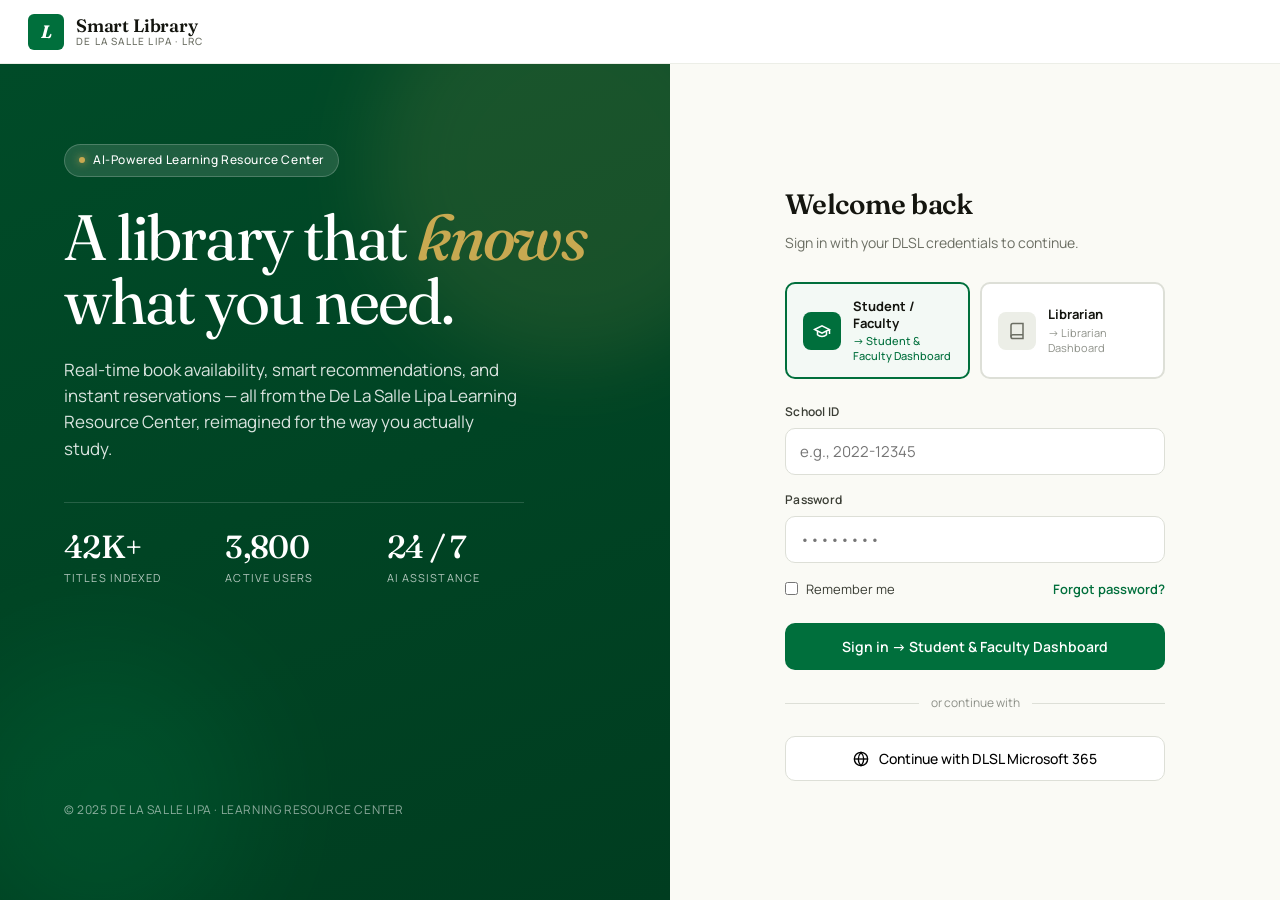
<file: index.html>
<!doctype html>
<html lang="en">
  <head>
    <meta charset="UTF-8" />
    <meta name="viewport" content="width=device-width, initial-scale=1.0" />
    <title>DLSL Smart Library — AI-Powered LRC System</title>
    <link rel="preconnect" href="https://fonts.googleapis.com" />
    <link rel="preconnect" href="https://fonts.gstatic.com" crossorigin />
    <link
      href="https://fonts.googleapis.com/css2?family=Fraunces:opsz,wght@9..144,400;9..144,500;9..144,600;9..144,700;9..144,800&family=Manrope:wght@300;400;500;600;700;800&family=JetBrains+Mono:wght@400;500&display=swap"
      rel="stylesheet"
    />

    <!-- Design tokens & base -->
    <link rel="stylesheet" href="css/tokens.css" />
    <!-- App shell: nav, sidebar, layout, responsive -->
    <link rel="stylesheet" href="css/layout.css" />
    <!-- Shared UI components: buttons, cards, stats, book cards, pills, tables -->
    <link rel="stylesheet" href="css/components.css" />
    <!-- Page-specific styles -->
    <link rel="stylesheet" href="css/pages/landing.css" />
    <link rel="stylesheet" href="css/pages/dashboard.css" />
    <link rel="stylesheet" href="css/pages/catalog.css" />
    <link rel="stylesheet" href="css/pages/book-detail.css" />
    <link rel="stylesheet" href="css/pages/reservations.css" />
    <link rel="stylesheet" href="css/pages/chatbot.css" />
    <link rel="stylesheet" href="css/pages/notifications.css" />
  </head>
  <body>
    <!-- ========================================
     TOP NAVIGATION
     ======================================== -->
    <header class="topnav">
      <div class="brand">
        <div class="brand-mark">L</div>
        <div class="brand-text">
          <span>Smart Library</span>
          <span class="small">De La Salle Lipa · LRC</span>
        </div>
      </div>


<div class="nav-actions">
        <div class="role-switcher" id="roleSwitcher">
          <button class="role-btn active" data-role="student">
            Student / Faculty
          </button>
          <button class="role-btn" data-role="librarian">Librarian</button>
        </div>

        <button
          class="icon-btn"
          onclick="navigate('notifications')"
          title="Notifications"
        >
          <svg
            width="18"
            height="18"
            viewBox="0 0 24 24"
            fill="none"
            stroke="currentColor"
            stroke-width="2"
          >
            <path d="M6 8a6 6 0 0 1 12 0c0 7 3 9 3 9H3s3-2 3-9" />
            <path d="M10.3 21a1.94 1.94 0 0 0 3.4 0" />
          </svg>
          <span class="badge"></span>
        </button>

        <button class="user-chip">
          <div class="avatar" id="userAvatar">SC</div>
          <div class="name" id="userName">Shan Cruz</div>
        </button>
      </div>
    </header>

    <!-- ========================================
     APP SHELL
     ======================================== -->
    <div class="app">
      <!-- Sidebar -->
      <aside class="sidebar">
        <!-- Student / Faculty Sidebar -->
        <div class="sidebar-view" data-role="student">
          <div class="side-section">
            <div class="side-label">Main</div>
            <button
              class="side-link active"
              onclick="navigate('dashboard')"
              data-nav="dashboard"
            >
              <svg
                width="16"
                height="16"
                viewBox="0 0 24 24"
                fill="none"
                stroke="currentColor"
                stroke-width="2"
              >
                <rect x="3" y="3" width="7" height="9" />
                <rect x="14" y="3" width="7" height="5" />
                <rect x="14" y="12" width="7" height="9" />
                <rect x="3" y="16" width="7" height="5" />
              </svg>
              Dashboard
            </button>
            <button
              class="side-link"
              onclick="navigate('catalog')"
              data-nav="catalog"
            >
              <svg
                width="16"
                height="16"
                viewBox="0 0 24 24"
                fill="none"
                stroke="currentColor"
                stroke-width="2"
              >
                <circle cx="11" cy="11" r="8" />
                <path d="m21 21-4.3-4.3" />
              </svg>
              Catalog
            </button>
            <button
              class="side-link"
              onclick="navigate('reservations')"
              data-nav="reservations"
            >
              <svg
                width="16"
                height="16"
                viewBox="0 0 24 24"
                fill="none"
                stroke="currentColor"
                stroke-width="2"
              >
                <rect x="3" y="4" width="18" height="18" rx="2" />
                <line x1="16" y1="2" x2="16" y2="6" />
                <line x1="8" y1="2" x2="8" y2="6" />
                <line x1="3" y1="10" x2="21" y2="10" />
              </svg>
              Reservations
              <span class="count">3</span>
            </button>
            <button
              class="side-link"
              onclick="navigate('chatbot')"
              data-nav="chatbot"
            >
              <svg
                width="16"
                height="16"
                viewBox="0 0 24 24"
                fill="none"
                stroke="currentColor"
                stroke-width="2"
              >
                <path
                  d="M21 15a2 2 0 0 1-2 2H7l-4 4V5a2 2 0 0 1 2-2h14a2 2 0 0 1 2 2z"
                />
              </svg>
              Library Assistant
            </button>
            <button
              class="side-link"
              onclick="navigate('notifications')"
              data-nav="notifications"
            >
              <svg
                width="16"
                height="16"
                viewBox="0 0 24 24"
                fill="none"
                stroke="currentColor"
                stroke-width="2"
              >
                <path d="M6 8a6 6 0 0 1 12 0c0 7 3 9 3 9H3s3-2 3-9" />
                <path d="M10.3 21a1.94 1.94 0 0 0 3.4 0" />
              </svg>
              Notifications
              <span class="count">5</span>
            </button>
          </div>

          <div class="side-section">
            <div class="side-label">My Library</div>
            <button class="side-link" onclick="navigate('borrowed')" data-nav="borrowed">
              <svg
                width="16"
                height="16"
                viewBox="0 0 24 24"
                fill="none"
                stroke="currentColor"
                stroke-width="2"
              >
                <path d="M4 19.5A2.5 2.5 0 0 1 6.5 17H20" />
                <path
                  d="M6.5 2H20v20H6.5A2.5 2.5 0 0 1 4 19.5v-15A2.5 2.5 0 0 1 6.5 2z"
                />
              </svg>
              Borrowed Books
              <span class="count">4</span>
            </button>
            <button class="side-link" onclick="navigate('saved')" data-nav="saved">
              <svg width="16" height="16" viewBox="0 0 24 24" fill="none" stroke="currentColor" stroke-width="2"><polygon points="12 2 15.09 8.26 22 9.27 17 14.14 18.18 21.02 12 17.77 5.82 21.02 7 14.14 2 9.27 8.91 8.26 12 2"/></svg>
              Saved
            </button>
            <button class="side-link" onclick="navigate('history')" data-nav="history">
              <svg width="16" height="16" viewBox="0 0 24 24" fill="none" stroke="currentColor" stroke-width="2"><circle cx="12" cy="12" r="10"/><polyline points="12 6 12 12 16 14"/></svg>
              History
            </button>
          </div>

          <div class="side-card">
            <h4>Need help?</h4>
            <p>Ask Lasallia, our library assistant, anything.</p>
            <button onclick="navigate('chatbot')">Chat now →</button>
          </div>
        </div>

        <!-- Librarian Sidebar -->
        <div class="sidebar-view" data-role="librarian" style="display: none">
          <div class="side-section">
            <div class="side-label">Operations</div>
            <button
              class="side-link active"
              onclick="navigate('dashboard')"
              data-nav="dashboard"
            >
              <svg
                width="16"
                height="16"
                viewBox="0 0 24 24"
                fill="none"
                stroke="currentColor"
                stroke-width="2"
              >
                <rect x="3" y="3" width="7" height="9" />
                <rect x="14" y="3" width="7" height="5" />
                <rect x="14" y="12" width="7" height="9" />
                <rect x="3" y="16" width="7" height="5" />
              </svg>
              Dashboard
            </button>
            <button
              class="side-link"
              onclick="navigate('catalog')"
              data-nav="catalog"
            >
              <svg
                width="16"
                height="16"
                viewBox="0 0 24 24"
                fill="none"
                stroke="currentColor"
                stroke-width="2"
              >
                <circle cx="11" cy="11" r="8" />
                <path d="m21 21-4.3-4.3" />
              </svg>
              Catalog 
            </button>
            <button
              class="side-link"
              onclick="navigate('reservations')"
              data-nav="reservations"
            >
              <svg
                width="16"
                height="16"
                viewBox="0 0 24 24"
                fill="none"
                stroke="currentColor"
                stroke-width="2"
              >
                <rect x="3" y="4" width="18" height="18" rx="2" />
                <line x1="16" y1="2" x2="16" y2="6" />
                <line x1="8" y1="2" x2="8" y2="6" />
                <line x1="3" y1="10" x2="21" y2="10" />
              </svg>
              Reservations
              <span class="count">38</span>
            </button>
            <button
              class="side-link"
              onclick="navigate('notifications')"
              data-nav="notifications"
            >
              <svg
                width="16"
                height="16"
                viewBox="0 0 24 24"
                fill="none"
                stroke="currentColor"
                stroke-width="2"
              >
                <path d="M6 8a6 6 0 0 1 12 0c0 7 3 9 3 9H3s3-2 3-9" />
                <path d="M10.3 21a1.94 1.94 0 0 0 3.4 0" />
              </svg>
              Notifications
              <span class="count">12</span>
            </button>
          </div>

          <div class="side-section">
            <div class="side-label">Manage</div>
            <button class="side-link" onclick="navigate('add-book')" data-nav="add-book">
              <svg
                width="16"
                height="16"
                viewBox="0 0 24 24"
                fill="none"
                stroke="currentColor"
                stroke-width="2"
              >
                <line x1="12" y1="5" x2="12" y2="19" />
                <line x1="5" y1="12" x2="19" y2="12" />
              </svg>
              Add New Book
            </button>
            <button class="side-link" onclick="navigate('manage-users')" data-nav="manage-users">
              <svg
                width="16"
                height="16"
                viewBox="0 0 24 24"
                fill="none"
                stroke="currentColor"
                stroke-width="2"
              >
                <path d="M17 21v-2a4 4 0 0 0-4-4H5a4 4 0 0 0-4 4v2" />
                <circle cx="9" cy="7" r="4" />
                <path d="M23 21v-2a4 4 0 0 0-3-3.87" />
                <path d="M16 3.13a4 4 0 0 1 0 7.75" />
              </svg>
              Manage Users
            </button>
            <button class="side-link" onclick="navigate('transaction-log')" data-nav="transaction-log">
              <svg
                width="16"
                height="16"
                viewBox="0 0 24 24"
                fill="none"
                stroke="currentColor"
                stroke-width="2"
              >
                <line x1="8" y1="6" x2="21" y2="6" />
                <line x1="8" y1="12" x2="21" y2="12" />
                <line x1="8" y1="18" x2="21" y2="18" />
                <line x1="3" y1="6" x2="3.01" y2="6" />
                <line x1="3" y1="12" x2="3.01" y2="12" />
                <line x1="3" y1="18" x2="3.01" y2="18" />
              </svg>
              Transaction Log
            </button>
          </div>

          <div class="side-card" style="background: var(--green-800)">
            <h4 style="color: white">Quick Scanner</h4>
            <p style="color: rgba(255, 255, 255, 0.75)">
              Scan a book or student ID to process a transaction instantly.
            </p>
            <button
              style="background: white; color: var(--green-800); border: none"
            >
              Activate →
            </button>
          </div>
        </div>
      </aside>

      <!-- Main content -->
      <main class="main">
        <!-- ========== LANDING / LOGIN ========== -->
        <section class="page" id="page-landing">
          <div class="landing">
            <div class="landing-hero">
              <div class="landing-content">
                <div class="landing-eyebrow">
                  <span class="dot"></span>
                  AI-Powered Learning Resource Center
                </div>
                <h1 class="landing-title">
                  A library that <em>knows</em> what you need.
                </h1>
                <p class="landing-desc">
                  Real-time book availability, smart recommendations, and
                  instant reservations — all from the De La Salle Lipa Learning
                  Resource Center, reimagined for the way you actually study.
                </p>
                <div class="landing-stats">
                  <div>
                    <div class="landing-stat-num">42K+</div>
                    <div class="landing-stat-lbl">Titles indexed</div>
                  </div>
                  <div>
                    <div class="landing-stat-num">3,800</div>
                    <div class="landing-stat-lbl">Active users</div>
                  </div>
                  <div>
                    <div class="landing-stat-num">24 / 7</div>
                    <div class="landing-stat-lbl">AI assistance</div>
                  </div>
                </div>
              </div>
              <div class="landing-foot">
                © 2025 DE LA SALLE LIPA · LEARNING RESOURCE CENTER
              </div>
            </div>

            <div class="landing-form">
              <div class="form-wrap">
                <h2 class="form-title">Welcome back</h2>
                <p class="form-sub">
                  Sign in with your DLSL credentials to continue.
                </p>

                <div class="role-select">
                  <button
                    class="role-card active"
                    data-login-role="student"
                    onclick="selectLoginRole('student')"
                  >
                    <div class="role-card-icon">
                      <svg
                        width="18"
                        height="18"
                        viewBox="0 0 24 24"
                        fill="none"
                        stroke="currentColor"
                        stroke-width="2"
                      >
                        <path d="M22 10v6M2 10l10-5 10 5-10 5z" />
                        <path d="M6 12v5c3 3 9 3 12 0v-5" />
                      </svg>
                    </div>
                    <div>
                      <div class="role-card-name">Student / Faculty</div>
                      <div class="role-card-dest">
                        → Student &amp; Faculty Dashboard
                      </div>
                    </div>
                  </button>
                  <button
                    class="role-card"
                    data-login-role="librarian"
                    onclick="selectLoginRole('librarian')"
                  >
                    <div class="role-card-icon">
                      <svg
                        width="18"
                        height="18"
                        viewBox="0 0 24 24"
                        fill="none"
                        stroke="currentColor"
                        stroke-width="2"
                      >
                        <path d="M4 19.5A2.5 2.5 0 0 1 6.5 17H20" />
                        <path
                          d="M6.5 2H20v20H6.5A2.5 2.5 0 0 1 4 19.5v-15A2.5 2.5 0 0 1 6.5 2z"
                        />
                      </svg>
                    </div>
                    <div>
                      <div class="role-card-name">Librarian</div>
                      <div class="role-card-dest">→ Librarian Dashboard</div>
                    </div>
                  </button>
                </div>

                <div class="field">
                  <label>School ID</label>
                  <input type="text" placeholder="e.g., 2022-12345" />
                </div>
                <div class="field">
                  <label>Password</label>
                  <input type="password" placeholder="••••••••" />
                </div>

                <div class="form-row">
                  <label class="check">
                    <input type="checkbox" /> Remember me
                  </label>
                  <a href="#">Forgot password?</a>
                </div>

                <button
                  class="btn btn-primary btn-full"
                  id="signInBtn"
                  onclick="loginAndNavigate()"
                >
                  Sign in → Student &amp; Faculty Dashboard
                </button>

                <div class="form-divide">or continue with</div>

                <button class="alt-login">
                  <svg
                    width="16"
                    height="16"
                    viewBox="0 0 24 24"
                    fill="none"
                    stroke="currentColor"
                    stroke-width="2"
                  >
                    <circle cx="12" cy="12" r="10" />
                    <path d="M2 12h20" />
                    <path
                      d="M12 2a15.3 15.3 0 0 1 4 10 15.3 15.3 0 0 1-4 10 15.3 15.3 0 0 1-4-10 15.3 15.3 0 0 1 4-10z"
                    />
                  </svg>
                  Continue with DLSL Microsoft 365
                </button>
              </div>
            </div>
          </div>
        </section>

        <!-- ========== DASHBOARD (role-aware) ========== -->
        <section class="page active" id="page-dashboard">
          <!-- Student / Faculty dashboard -->
          <div class="role-view" data-role="student">
            <div class="page-header">
              <div>
                <h1 class="page-title">Good morning, <em>Shan</em>.</h1>
                <p class="page-subtitle">
                  You have 4 books out, 1 due in 2 days.
                </p>
              </div>
              <button class="btn btn-primary" onclick="navigate('catalog')">
                <svg
                  width="16"
                  height="16"
                  viewBox="0 0 24 24"
                  fill="none"
                  stroke="currentColor"
                  stroke-width="2"
                >
                  <circle cx="11" cy="11" r="8" />
                  <path d="m21 21-4.3-4.3" />
                </svg>
                Find a book
              </button>
            </div>

            <div class="stat-grid">
              <div class="stat">
                <div class="stat-icon">
                  <svg
                    width="18"
                    height="18"
                    viewBox="0 0 24 24"
                    fill="none"
                    stroke="currentColor"
                    stroke-width="2"
                  >
                    <path d="M4 19.5A2.5 2.5 0 0 1 6.5 17H20" />
                    <path
                      d="M6.5 2H20v20H6.5A2.5 2.5 0 0 1 4 19.5v-15A2.5 2.5 0 0 1 6.5 2z"
                    />
                  </svg>
                </div>
                <div class="stat-label">Borrowed</div>
                <div class="stat-value">4</div>
                <div class="stat-meta">Borrowing limit: 5 books</div>
              </div>
              <div class="stat warn">
                <div class="stat-icon">
                  <svg
                    width="18"
                    height="18"
                    viewBox="0 0 24 24"
                    fill="none"
                    stroke="currentColor"
                    stroke-width="2"
                  >
                    <circle cx="12" cy="12" r="10" />
                    <polyline points="12 6 12 12 16 14" />
                  </svg>
                </div>
                <div class="stat-label">Due Soon</div>
                <div class="stat-value">1</div>
                <div class="stat-meta">"Clean Code" — Nov 21</div>
              </div>
              <div class="stat gold">
                <div class="stat-icon">
                  <svg
                    width="18"
                    height="18"
                    viewBox="0 0 24 24"
                    fill="none"
                    stroke="currentColor"
                    stroke-width="2"
                  >
                    <rect x="3" y="4" width="18" height="18" rx="2" />
                    <line x1="16" y1="2" x2="16" y2="6" />
                    <line x1="8" y1="2" x2="8" y2="6" />
                  </svg>
                </div>
                <div class="stat-label">Active Reservations</div>
                <div class="stat-value">2</div>
                <div class="stat-meta">1 ready for pickup</div>
              </div>
              <div class="stat">
                <div class="stat-icon">
                  <svg
                    width="18"
                    height="18"
                    viewBox="0 0 24 24"
                    fill="none"
                    stroke="currentColor"
                    stroke-width="2"
                  >
                    <polygon
                      points="12 2 15.09 8.26 22 9.27 17 14.14 18.18 21.02 12 17.77 5.82 21.02 7 14.14 2 9.27 8.91 8.26 12 2"
                    />
                  </svg>
                </div>
                <div class="stat-label">Recommended For You</div>
                <div class="stat-value">12</div>
                <div class="stat-meta">Based on your program</div>
              </div>
            </div>

            <div class="two-col">
              <div>
                <div class="section-head">
                  <h3 class="section-title">Currently Borrowed</h3>
                  <a href="#" class="section-link" onclick="event.preventDefault();navigate('borrowed')">See all →</a>
                </div>
                <div class="borrow-tabs">
                  <button class="borrow-tab active" data-filter="all">All <span class="count">4</span></button>
                  <button class="borrow-tab" data-filter="due-soon">Due Soon <span class="count">1</span></button>
                  <button class="borrow-tab" data-filter="overdue">Overdue <span class="count">1</span></button>
                  <button class="borrow-tab" data-filter="active">Active <span class="count">2</span></button>
                </div>
                <div class="card" style="padding:0;overflow:hidden;">
                  <table class="table">
                    <thead>
                      <tr>
                        <th>Book</th>
                        <th>Borrowed</th>
                        <th>Due Date</th>
                        <th>Status</th>
                        <th></th>
                      </tr>
                    </thead>
                    <tbody>
                      <tr data-borrow-type="due-soon">
                        <td>
                          <div style="font-weight:600;font-size:13px;">Clean Code</div>
                          <div style="font-size:12px;color:var(--ink-500);">Robert C. Martin</div>
                        </td>
                        <td style="font-size:13px;color:var(--ink-500);">Nov 7</td>
                        <td style="font-size:13px;font-weight:600;color:var(--warn);">Nov 21</td>
                        <td><span class="pill pill-reserved" style="font-size:11px;padding:2px 8px;">Due Soon</span></td>
                        <td><button class="btn btn-secondary" style="padding:4px 10px;font-size:11px;">Renew</button></td>
                      </tr>
                      <tr data-borrow-type="overdue">
                        <td>
                          <div style="font-weight:600;font-size:13px;">Designing Data-Intensive Applications</div>
                          <div style="font-size:12px;color:var(--ink-500);">Martin Kleppmann</div>
                        </td>
                        <td style="font-size:13px;color:var(--ink-500);">Nov 3</td>
                        <td style="font-size:13px;font-weight:600;color:var(--danger);">Nov 17</td>
                        <td><span class="pill pill-unavailable" style="font-size:11px;padding:2px 8px;">Overdue</span></td>
                        <td><button class="btn btn-secondary" style="padding:4px 10px;font-size:11px;">Renew</button></td>
                      </tr>
                      <tr data-borrow-type="active">
                        <td>
                          <div style="font-weight:600;font-size:13px;">The Pragmatic Programmer</div>
                          <div style="font-size:12px;color:var(--ink-500);">Thomas, Hunt</div>
                        </td>
                        <td style="font-size:13px;color:var(--ink-500);">Nov 13</td>
                        <td style="font-size:13px;color:var(--ink-700);">Nov 27</td>
                        <td><span class="pill pill-available" style="font-size:11px;padding:2px 8px;">Active</span></td>
                        <td><button class="btn btn-secondary" style="padding:4px 10px;font-size:11px;">Renew</button></td>
                      </tr>
                      <tr data-borrow-type="active">
                        <td>
                          <div style="font-weight:600;font-size:13px;">Computer Networks, 6th Ed.</div>
                          <div style="font-size:12px;color:var(--ink-500);">Andrew Tanenbaum</div>
                        </td>
                        <td style="font-size:13px;color:var(--ink-500);">Nov 14</td>
                        <td style="font-size:13px;color:var(--ink-700);">Nov 28</td>
                        <td><span class="pill pill-available" style="font-size:11px;padding:2px 8px;">Active</span></td>
                        <td><button class="btn btn-secondary" style="padding:4px 10px;font-size:11px;">Renew</button></td>
                      </tr>
                    </tbody>
                  </table>
                </div>
              </div>

              <div>
                <div class="section-head">
                  <h3 class="section-title">Picked for You</h3>
                </div>
                <div class="card">
                  <div class="list-row">
                    <div class="row-cover v5"></div>
                    <div class="row-content">
                      <div class="row-title">
                        Artificial Intelligence: A Modern Approach
                      </div>
                      <div class="row-meta">Russell · Norvig</div>
                    </div>
                  </div>
                  <div class="list-row">
                    <div class="row-cover v6"></div>
                    <div class="row-content">
                      <div class="row-title">Database System Concepts</div>
                      <div class="row-meta">Silberschatz et al.</div>
                    </div>
                  </div>
                  <div class="list-row">
                    <div class="row-cover v3"></div>
                    <div class="row-content">
                      <div class="row-title">Operating System Concepts</div>
                      <div class="row-meta">Silberschatz et al.</div>
                    </div>
                  </div>
                  <a
                    href="#"
                    class="section-link"
                    style="margin-top: 14px; display: inline-flex"
                    >See more →</a
                  >
                </div>
              </div>
            </div>
          </div>

          <!-- Librarian dashboard -->
          <div class="role-view" data-role="librarian" style="display: none">
            <div class="page-header">
              <div>
                <h1 class="page-title">LRC <em>Operations</em></h1>
                <p class="page-subtitle">
                  Today is Wednesday, November 19, 2025
                </p>
              </div>
              <div style="display: flex; gap: 10px">
                <button class="btn btn-secondary">Export report</button>
                <button class="btn btn-primary">
                  <svg
                    width="16"
                    height="16"
                    viewBox="0 0 24 24"
                    fill="none"
                    stroke="currentColor"
                    stroke-width="2"
                  >
                    <line x1="12" y1="5" x2="12" y2="19" />
                    <line x1="5" y1="12" x2="19" y2="12" />
                  </svg>
                  Add new book
                </button>
              </div>
            </div>

            <div class="stat-grid">
              <div class="stat">
                <div class="stat-icon">
                  <svg
                    width="18"
                    height="18"
                    viewBox="0 0 24 24"
                    fill="none"
                    stroke="currentColor"
                    stroke-width="2"
                  >
                    <path d="M4 19.5A2.5 2.5 0 0 1 6.5 17H20" />
                    <path
                      d="M6.5 2H20v20H6.5A2.5 2.5 0 0 1 4 19.5v-15A2.5 2.5 0 0 1 6.5 2z"
                    />
                  </svg>
                </div>
                <div class="stat-label">Total Collection</div>
                <div class="stat-value">42,318</div>
                <div class="stat-meta">
                  <span class="up">↑ 124</span> this month
                </div>
              </div>
              <div class="stat gold">
                <div class="stat-icon">
                  <svg
                    width="18"
                    height="18"
                    viewBox="0 0 24 24"
                    fill="none"
                    stroke="currentColor"
                    stroke-width="2"
                  >
                    <path d="M17 21v-2a4 4 0 0 0-4-4H5a4 4 0 0 0-4 4v2" />
                    <circle cx="9" cy="7" r="4" />
                  </svg>
                </div>
                <div class="stat-label">Active Borrowers</div>
                <div class="stat-value">1,247</div>
                <div class="stat-meta">
                  <span class="up">↑ 8.2%</span> vs last week
                </div>
              </div>
              <div class="stat warn">
                <div class="stat-icon">
                  <svg
                    width="18"
                    height="18"
                    viewBox="0 0 24 24"
                    fill="none"
                    stroke="currentColor"
                    stroke-width="2"
                  >
                    <rect x="3" y="4" width="18" height="18" rx="2" />
                    <line x1="16" y1="2" x2="16" y2="6" />
                    <line x1="8" y1="2" x2="8" y2="6" />
                  </svg>
                </div>
                <div class="stat-label">Pending Reservations</div>
                <div class="stat-value">38</div>
                <div class="stat-meta">12 ready for pickup</div>
              </div>
              <div class="stat danger">
                <div class="stat-icon">
                  <svg
                    width="18"
                    height="18"
                    viewBox="0 0 24 24"
                    fill="none"
                    stroke="currentColor"
                    stroke-width="2"
                  >
                    <circle cx="12" cy="12" r="10" />
                    <line x1="12" y1="8" x2="12" y2="12" />
                    <line x1="12" y1="16" x2="12.01" y2="16" />
                  </svg>
                </div>
                <div class="stat-label">Overdue</div>
                <div class="stat-value">17</div>
                <div class="stat-meta">3 over 7 days late</div>
              </div>
            </div>

            <div class="two-col">
              <div>
                <div class="section-head">
                  <h3 class="section-title">Recent Transactions</h3>
                  <a href="#" class="section-link" onclick="event.preventDefault();navigate('transaction-log')">View log →</a>
                </div>
                <div class="card" style="padding: 8px">
                  <table class="table">
                    <thead>
                      <tr>
                        <th>Time</th>
                        <th>Type</th>
                        <th>User</th>
                        <th>Item</th>
                        <th></th>
                      </tr>
                    </thead>
                    <tbody>
                      <tr>
                        <td style="color: var(--ink-500)">10:42 AM</td>
                        <td><span class="pill pill-info">Check-out</span></td>
                        <td>Shan A. Cruz</td>
                        <td>Clean Architecture</td>
                        <td>
                          <button
                            class="btn-ghost"
                            style="padding: 4px 8px; font-size: 12px"
                          >
                            · · ·
                          </button>
                        </td>
                      </tr>
                      <tr>
                        <td style="color: var(--ink-500)">10:31 AM</td>
                        <td><span class="pill pill-available">Return</span></td>
                        <td>Khatrina Gonzales</td>
                        <td>Database System Concepts</td>
                        <td>
                          <button
                            class="btn-ghost"
                            style="padding: 4px 8px; font-size: 12px"
                          >
                            · · ·
                          </button>
                        </td>
                      </tr>
                      <tr>
                        <td style="color: var(--ink-500)">10:18 AM</td>
                        <td><span class="pill pill-reserved">Reserve</span></td>
                        <td>Jed F. Sayat</td>
                        <td>The Pragmatic Programmer</td>
                        <td>
                          <button
                            class="btn-ghost"
                            style="padding: 4px 8px; font-size: 12px"
                          >
                            · · ·
                          </button>
                        </td>
                      </tr>
                      <tr>
                        <td style="color: var(--ink-500)">09:55 AM</td>
                        <td><span class="pill pill-info">Check-out</span></td>
                        <td>Maria L. Reyes</td>
                        <td>Computer Networks (6th Ed)</td>
                        <td>
                          <button
                            class="btn-ghost"
                            style="padding: 4px 8px; font-size: 12px"
                          >
                            · · ·
                          </button>
                        </td>
                      </tr>
                      <tr>
                        <td style="color: var(--ink-500)">09:42 AM</td>
                        <td><span class="pill pill-available">Return</span></td>
                        <td>Paolo M. Aguilar</td>
                        <td>Operating System Concepts</td>
                        <td>
                          <button
                            class="btn-ghost"
                            style="padding: 4px 8px; font-size: 12px"
                          >
                            · · ·
                          </button>
                        </td>
                      </tr>
                    </tbody>
                  </table>
                </div>
              </div>

              <div>
                <div class="section-head">
                  <h3 class="section-title">Quick Scanner</h3>
                </div>
                <div class="qr-card">
                  <div
                    style="
                      font-size: 12px;
                      text-transform: uppercase;
                      letter-spacing: 0.1em;
                      opacity: 0.7;
                    "
                  >
                    Process Transaction
                  </div>
                  <div class="qr-frame">
                    <div class="qr-pattern"></div>
                  </div>
                  <h3
                    style="
                      font-family: var(--font-display);
                      font-size: 18px;
                      font-weight: 600;
                      margin-bottom: 6px;
                    "
                  >
                    Scan QR code
                  </h3>
                  <p
                    style="font-size: 13px; opacity: 0.85; margin-bottom: 20px"
                  >
                    Point camera at book or user ID
                  </p>
                  <button
                    class="btn btn-secondary"
                    style="
                      background: white;
                      color: var(--green-800);
                      border: none;
                      width: 100%;
                      justify-content: center;
                    "
                  >
                    Activate scanner
                  </button>
                </div>
              </div>
            </div>
          </div>
        </section>

        <!-- ========== CATALOG ========== -->
        <section class="page" id="page-catalog">

          <!-- Student / Faculty Catalog -->
          <div class="role-view" data-role="student">
          <div class="page-header">
            <div>
              <h1 class="page-title">Search the <em>collection</em></h1>
              <p class="page-subtitle">42,318 titles indexed · live availability</p>
            </div>
          </div>

          <div class="search-bar">
            <input
              type="text"
              placeholder="Try 'algorithms', 'Tanenbaum', or 'machine learning'…"
              value="clean code"
            />
            <button class="btn btn-primary">Search</button>
          </div>

          <div class="filters">
            <button class="filter active">
              All
              <svg
                width="12"
                height="12"
                viewBox="0 0 24 24"
                fill="none"
                stroke="currentColor"
                stroke-width="2"
              >
                <line x1="18" y1="6" x2="6" y2="18" />
                <line x1="6" y1="6" x2="18" y2="18" />
              </svg>
            </button>
            <button class="filter">
              Subject: Computer Science
              <svg
                width="12"
                height="12"
                viewBox="0 0 24 24"
                fill="none"
                stroke="currentColor"
                stroke-width="2"
              >
                <polyline points="6 9 12 15 18 9" />
              </svg>
            </button>
            <button class="filter">
              Available now
              <svg
                width="12"
                height="12"
                viewBox="0 0 24 24"
                fill="none"
                stroke="currentColor"
                stroke-width="2"
              >
                <polyline points="6 9 12 15 18 9" />
              </svg>
            </button>
            <button class="filter">
              Year
              <svg
                width="12"
                height="12"
                viewBox="0 0 24 24"
                fill="none"
                stroke="currentColor"
                stroke-width="2"
              >
                <polyline points="6 9 12 15 18 9" />
              </svg>
            </button>
            <button class="filter">
              Format
              <svg
                width="12"
                height="12"
                viewBox="0 0 24 24"
                fill="none"
                stroke="currentColor"
                stroke-width="2"
              >
                <polyline points="6 9 12 15 18 9" />
              </svg>
            </button>
            <button class="filter">
              Language
              <svg
                width="12"
                height="12"
                viewBox="0 0 24 24"
                fill="none"
                stroke="currentColor"
                stroke-width="2"
              >
                <polyline points="6 9 12 15 18 9" />
              </svg>
            </button>
          </div>

          <div class="results-meta">
            <span
              ><strong style="color: var(--ink-900)">128 results</strong> for
              "clean code" · sorted by relevance</span
            >
            <select
              style="
                border: 1px solid var(--ink-200);
                padding: 6px 10px;
                border-radius: 8px;
                background: white;
                font-size: 13px;
              "
            >
              <option>Most relevant</option>
              <option>Newest</option>
              <option>A–Z</option>
            </select>
          </div>

          <div class="book-grid">
            <div class="book-card" onclick="navigate('book-detail')">
              <div class="book-cover var-1">
                <div class="book-cover-deco"></div>
                <div class="book-cover-author">Robert C. Martin</div>
                <div class="book-cover-title">Clean Code</div>
              </div>
              <div class="book-info">
                <div class="book-title">
                  Clean Code: A Handbook of Agile Software Craftsmanship
                </div>
                <div class="book-author">Robert C. Martin · 2008</div>
                <div class="book-meta">
                  <span class="book-call">QA76.76 M37</span>
                  <span class="pill pill-available">Available</span>
                </div>
              </div>
            </div>

            <div class="book-card">
              <div class="book-cover var-2">
                <div class="book-cover-deco"></div>
                <div class="book-cover-author">Martin · Coplien</div>
                <div class="book-cover-title">Clean Architecture</div>
              </div>
              <div class="book-info">
                <div class="book-title">
                  Clean Architecture: A Craftsman's Guide
                </div>
                <div class="book-author">Robert C. Martin · 2017</div>
                <div class="book-meta">
                  <span class="book-call">QA76.76 M38</span>
                  <span class="pill pill-available">Available</span>
                </div>
              </div>
            </div>

            <div class="book-card">
              <div class="book-cover var-3">
                <div class="book-cover-deco"></div>
                <div class="book-cover-author">Martin Fowler</div>
                <div class="book-cover-title">Refactoring</div>
              </div>
              <div class="book-info">
                <div class="book-title">
                  Refactoring: Improving the Design of Existing Code
                </div>
                <div class="book-author">Martin Fowler · 2018</div>
                <div class="book-meta">
                  <span class="book-call">QA76.76 F69</span>
                  <span class="pill pill-reserved">Reserved</span>
                </div>
              </div>
            </div>

            <div class="book-card">
              <div class="book-cover var-4">
                <div class="book-cover-deco"></div>
                <div class="book-cover-author">Thomas · Hunt</div>
                <div class="book-cover-title">The Pragmatic Programmer</div>
              </div>
              <div class="book-info">
                <div class="book-title">
                  The Pragmatic Programmer, 20th Anniv.
                </div>
                <div class="book-author">Thomas, Hunt · 2019</div>
                <div class="book-meta">
                  <span class="book-call">QA76.6 T46</span>
                  <span class="pill pill-available">Available</span>
                </div>
              </div>
            </div>

            <div class="book-card">
              <div class="book-cover var-5">
                <div class="book-cover-deco"></div>
                <div class="book-cover-author">McConnell</div>
                <div class="book-cover-title">Code Complete</div>
              </div>
              <div class="book-info">
                <div class="book-title">
                  Code Complete: A Practical Handbook
                </div>
                <div class="book-author">Steve McConnell · 2004</div>
                <div class="book-meta">
                  <span class="book-call">QA76.76 M39</span>
                  <span class="pill pill-unavailable">Checked Out</span>
                </div>
              </div>
            </div>

            <div class="book-card">
              <div class="book-cover var-6">
                <div class="book-cover-deco"></div>
                <div class="book-cover-author">Kerievsky</div>
                <div class="book-cover-title">Refactoring to Patterns</div>
              </div>
              <div class="book-info">
                <div class="book-title">Refactoring to Patterns</div>
                <div class="book-author">Joshua Kerievsky · 2004</div>
                <div class="book-meta">
                  <span class="book-call">QA76.76 K47</span>
                  <span class="pill pill-available">Available</span>
                </div>
              </div>
            </div>

            <div class="book-card">
              <div class="book-cover var-1">
                <div class="book-cover-deco"></div>
                <div class="book-cover-author">Brooks</div>
                <div class="book-cover-title">The Mythical Man-Month</div>
              </div>
              <div class="book-info">
                <div class="book-title">
                  The Mythical Man-Month, Anniversary Ed
                </div>
                <div class="book-author">Frederick P. Brooks · 1995</div>
                <div class="book-meta">
                  <span class="book-call">QA76.6 B76</span>
                  <span class="pill pill-available">Available</span>
                </div>
              </div>
            </div>

            <div class="book-card">
              <div class="book-cover var-3">
                <div class="book-cover-deco"></div>
                <div class="book-cover-author">Beck</div>
                <div class="book-cover-title">Test Driven Development</div>
              </div>
              <div class="book-info">
                <div class="book-title">Test-Driven Development: By Example</div>
                <div class="book-author">Kent Beck · 2002</div>
                <div class="book-meta">
                  <span class="book-call">QA76.76 B43</span>
                  <span class="pill pill-available">Available</span>
                </div>
              </div>
            </div>
          </div>
          </div><!-- end student role-view -->

          <!-- Librarian Catalog & Students -->
          <div class="role-view" data-role="librarian" style="display:none;">
            <div class="page-header">
              <div>
                <h1 class="page-title">Catalog <em>&amp; Students</em></h1>
                <p class="page-subtitle">Search the collection or look up a student's borrowing record</p>
              </div>
              <button class="btn btn-primary">
                <svg width="16" height="16" viewBox="0 0 24 24" fill="none" stroke="currentColor" stroke-width="2"><line x1="12" y1="5" x2="12" y2="19"/><line x1="5" y1="12" x2="19" y2="12"/></svg>
                Add new book
              </button>
            </div>

            <div>
              <div class="search-bar" style="margin-top:20px;">
                <input type="text" placeholder="Search by title, author, call number, or ISBN…" value="clean code" />
                <button class="btn btn-primary">Search</button>
              </div>

              <div class="filters">
                <button class="filter active">All <svg width="12" height="12" viewBox="0 0 24 24" fill="none" stroke="currentColor" stroke-width="2"><line x1="18" y1="6" x2="6" y2="18"/><line x1="6" y1="6" x2="18" y2="18"/></svg></button>
                <button class="filter">Subject: Computer Science <svg width="12" height="12" viewBox="0 0 24 24" fill="none" stroke="currentColor" stroke-width="2"><polyline points="6 9 12 15 18 9"/></svg></button>
                <button class="filter">Available now <svg width="12" height="12" viewBox="0 0 24 24" fill="none" stroke="currentColor" stroke-width="2"><polyline points="6 9 12 15 18 9"/></svg></button>
                <button class="filter">Condition <svg width="12" height="12" viewBox="0 0 24 24" fill="none" stroke="currentColor" stroke-width="2"><polyline points="6 9 12 15 18 9"/></svg></button>
                <button class="filter">Year <svg width="12" height="12" viewBox="0 0 24 24" fill="none" stroke="currentColor" stroke-width="2"><polyline points="6 9 12 15 18 9"/></svg></button>
              </div>

              <div class="results-meta">
                <span><strong style="color:var(--ink-900);">128 results</strong> for "clean code" · sorted by relevance</span>
                <select style="border:1px solid var(--ink-200);padding:6px 10px;border-radius:8px;background:white;font-size:13px;">
                  <option>Most relevant</option><option>Newest</option><option>A–Z</option>
                </select>
              </div>

              <div class="book-grid">
                <div class="book-card" onclick="navigate('book-detail')">
                  <div class="book-cover var-1"><div class="book-cover-deco"></div><div class="book-cover-author">Robert C. Martin</div><div class="book-cover-title">Clean Code</div></div>
                  <div class="book-info">
                    <div class="book-title">Clean Code: A Handbook of Agile Software Craftsmanship</div>
                    <div class="book-author">Robert C. Martin · 2008</div>
                  </div>
                </div>

                <div class="book-card" onclick="navigate('book-detail')">
                  <div class="book-cover var-2"><div class="book-cover-deco"></div><div class="book-cover-author">Martin · Coplien</div><div class="book-cover-title">Clean Architecture</div></div>
                  <div class="book-info">
                    <div class="book-title">Clean Architecture: A Craftsman's Guide</div>
                    <div class="book-author">Robert C. Martin · 2017</div>
                  </div>
                </div>

                <div class="book-card" onclick="navigate('book-detail')">
                  <div class="book-cover var-3"><div class="book-cover-deco"></div><div class="book-cover-author">Martin Fowler</div><div class="book-cover-title">Refactoring</div></div>
                  <div class="book-info">
                    <div class="book-title">Refactoring: Improving the Design of Existing Code</div>
                    <div class="book-author">Martin Fowler · 2018</div>
                  </div>
                </div>

                <div class="book-card" onclick="navigate('book-detail')">
                  <div class="book-cover var-4"><div class="book-cover-deco"></div><div class="book-cover-author">Thomas · Hunt</div><div class="book-cover-title">The Pragmatic Programmer</div></div>
                  <div class="book-info">
                    <div class="book-title">The Pragmatic Programmer, 20th Anniv.</div>
                    <div class="book-author">Thomas, Hunt · 2019</div>
                  </div>
                </div>

                <div class="book-card" onclick="navigate('book-detail')">
                  <div class="book-cover var-5"><div class="book-cover-deco"></div><div class="book-cover-author">McConnell</div><div class="book-cover-title">Code Complete</div></div>
                  <div class="book-info">
                    <div class="book-title">Code Complete: A Practical Handbook</div>
                    <div class="book-author">Steve McConnell · 2004</div>
                  </div>
                </div>

                <div class="book-card" onclick="navigate('book-detail')">
                  <div class="book-cover var-6"><div class="book-cover-deco"></div><div class="book-cover-author">Kerievsky</div><div class="book-cover-title">Refactoring to Patterns</div></div>
                  <div class="book-info">
                    <div class="book-title">Refactoring to Patterns</div>
                    <div class="book-author">Joshua Kerievsky · 2004</div>
                  </div>
                </div>
              </div>
            </div>

          </div><!-- end librarian role-view -->

        </section>

        <!-- ========== BOOK DETAILS ========== -->
        <section class="page" id="page-book-detail">

          <!-- Student / Faculty Book Detail -->
          <div class="role-view" data-role="student">
            <button class="btn btn-ghost" onclick="navigate('catalog')" style="margin-bottom:24px;">
              <svg width="14" height="14" viewBox="0 0 24 24" fill="none" stroke="currentColor" stroke-width="2"><polyline points="15 18 9 12 15 6"/></svg>
              Back to results
            </button>
            <div class="detail-grid">
              <div class="detail-cover-col">
                <div class="detail-cover">
                  <div class="book-cover var-1"><div class="book-cover-deco"></div><div class="book-cover-author">Robert C. Martin</div><div class="book-cover-title">Clean Code</div></div>
                </div>
                <!-- QR Code card — outside detail-cover so it's not clipped -->
                <div class="card" style="margin-top:16px;padding:16px;text-align:center;">
                  <p style="font-size:11px;font-weight:700;text-transform:uppercase;letter-spacing:0.1em;color:var(--ink-500);margin-bottom:12px;">Scan to Reserve</p>
                  <div style="display:inline-block;background:white;padding:10px;border:1px solid var(--ink-100);border-radius:8px;">
                    <svg width="120" height="120" viewBox="0 0 21 21" shape-rendering="crispEdges" xmlns="http://www.w3.org/2000/svg">
                      <rect x="0" y="0" width="7" height="7" fill="#000"/><rect x="1" y="1" width="5" height="5" fill="#fff"/><rect x="2" y="2" width="3" height="3" fill="#000"/>
                      <rect x="14" y="0" width="7" height="7" fill="#000"/><rect x="15" y="1" width="5" height="5" fill="#fff"/><rect x="16" y="2" width="3" height="3" fill="#000"/>
                      <rect x="0" y="14" width="7" height="7" fill="#000"/><rect x="1" y="15" width="5" height="5" fill="#fff"/><rect x="2" y="16" width="3" height="3" fill="#000"/>
                      <rect x="8" y="0" width="1" height="1" fill="#000"/><rect x="10" y="0" width="1" height="1" fill="#000"/><rect x="12" y="0" width="1" height="1" fill="#000"/>
                      <rect x="8" y="2" width="2" height="1" fill="#000"/><rect x="12" y="2" width="1" height="1" fill="#000"/>
                      <rect x="9" y="4" width="1" height="1" fill="#000"/><rect x="11" y="4" width="2" height="1" fill="#000"/>
                      <rect x="8" y="6" width="1" height="1" fill="#000"/><rect x="10" y="6" width="1" height="1" fill="#000"/><rect x="12" y="6" width="1" height="1" fill="#000"/>
                      <rect x="0" y="8" width="1" height="1" fill="#000"/><rect x="2" y="8" width="1" height="1" fill="#000"/><rect x="4" y="8" width="3" height="1" fill="#000"/><rect x="9" y="8" width="2" height="1" fill="#000"/><rect x="13" y="8" width="2" height="1" fill="#000"/><rect x="17" y="8" width="1" height="1" fill="#000"/><rect x="20" y="8" width="1" height="1" fill="#000"/>
                      <rect x="1" y="9" width="2" height="1" fill="#000"/><rect x="5" y="9" width="1" height="1" fill="#000"/><rect x="8" y="9" width="1" height="1" fill="#000"/><rect x="11" y="9" width="1" height="1" fill="#000"/><rect x="14" y="9" width="1" height="1" fill="#000"/><rect x="16" y="9" width="1" height="1" fill="#000"/><rect x="19" y="9" width="1" height="1" fill="#000"/>
                      <rect x="0" y="10" width="1" height="1" fill="#000"/><rect x="3" y="10" width="2" height="1" fill="#000"/><rect x="7" y="10" width="1" height="1" fill="#000"/><rect x="10" y="10" width="2" height="1" fill="#000"/><rect x="14" y="10" width="1" height="1" fill="#000"/><rect x="17" y="10" width="2" height="1" fill="#000"/><rect x="20" y="10" width="1" height="1" fill="#000"/>
                      <rect x="2" y="11" width="1" height="1" fill="#000"/><rect x="5" y="11" width="2" height="1" fill="#000"/><rect x="9" y="11" width="1" height="1" fill="#000"/><rect x="12" y="11" width="2" height="1" fill="#000"/><rect x="16" y="11" width="1" height="1" fill="#000"/><rect x="19" y="11" width="2" height="1" fill="#000"/>
                      <rect x="0" y="12" width="2" height="1" fill="#000"/><rect x="4" y="12" width="1" height="1" fill="#000"/><rect x="7" y="12" width="2" height="1" fill="#000"/><rect x="11" y="12" width="1" height="1" fill="#000"/><rect x="13" y="12" width="1" height="1" fill="#000"/><rect x="15" y="12" width="1" height="1" fill="#000"/><rect x="18" y="12" width="1" height="1" fill="#000"/>
                      <rect x="1" y="13" width="1" height="1" fill="#000"/><rect x="3" y="13" width="2" height="1" fill="#000"/><rect x="8" y="13" width="1" height="1" fill="#000"/><rect x="10" y="13" width="3" height="1" fill="#000"/><rect x="15" y="13" width="2" height="1" fill="#000"/><rect x="19" y="13" width="1" height="1" fill="#000"/>
                      <rect x="8" y="14" width="1" height="1" fill="#000"/><rect x="11" y="14" width="1" height="1" fill="#000"/><rect x="13" y="14" width="1" height="1" fill="#000"/><rect x="16" y="14" width="2" height="1" fill="#000"/><rect x="20" y="14" width="1" height="1" fill="#000"/>
                      <rect x="9" y="15" width="2" height="1" fill="#000"/><rect x="12" y="15" width="2" height="1" fill="#000"/><rect x="15" y="15" width="1" height="1" fill="#000"/><rect x="17" y="15" width="1" height="1" fill="#000"/><rect x="20" y="15" width="1" height="1" fill="#000"/>
                      <rect x="8" y="16" width="1" height="1" fill="#000"/><rect x="10" y="16" width="1" height="1" fill="#000"/><rect x="13" y="16" width="2" height="1" fill="#000"/><rect x="16" y="16" width="1" height="1" fill="#000"/><rect x="19" y="16" width="2" height="1" fill="#000"/>
                      <rect x="9" y="17" width="1" height="1" fill="#000"/><rect x="11" y="17" width="2" height="1" fill="#000"/><rect x="14" y="17" width="1" height="1" fill="#000"/><rect x="17" y="17" width="1" height="1" fill="#000"/><rect x="20" y="17" width="1" height="1" fill="#000"/>
                      <rect x="8" y="18" width="2" height="1" fill="#000"/><rect x="12" y="18" width="1" height="1" fill="#000"/><rect x="15" y="18" width="2" height="1" fill="#000"/><rect x="19" y="18" width="1" height="1" fill="#000"/>
                      <rect x="9" y="19" width="1" height="1" fill="#000"/><rect x="11" y="19" width="2" height="1" fill="#000"/><rect x="14" y="19" width="1" height="1" fill="#000"/><rect x="16" y="19" width="1" height="1" fill="#000"/><rect x="18" y="19" width="2" height="1" fill="#000"/>
                      <rect x="8" y="20" width="1" height="1" fill="#000"/><rect x="10" y="20" width="3" height="1" fill="#000"/><rect x="15" y="20" width="1" height="1" fill="#000"/><rect x="17" y="20" width="1" height="1" fill="#000"/><rect x="20" y="20" width="1" height="1" fill="#000"/>
                    </svg>
                  </div>
                  <p style="font-size:12px;color:var(--ink-500);margin-top:10px;line-height:1.4;">Point your camera at this code<br>to open the reservation form</p>
                </div>
              </div>
              <div>
                <div style="display:flex;align-items:center;gap:8px;margin-bottom:12px;flex-wrap:wrap;">
                  <span class="pill pill-info">Software Engineering</span>
                  <span id="bookStatusPill" style="display:inline-flex;align-items:center;gap:5px;padding:4px 10px;border-radius:999px;font-size:12px;font-weight:600;background:var(--green-100);color:var(--green-800);">
                    <span id="bookStatusDot" style="width:7px;height:7px;border-radius:50%;background:var(--green-700);display:inline-block;"></span>
                    <span id="bookStatusText">Available</span>
                  </span>
                </div>
                <h1 class="page-title" style="margin-bottom:8px;">Clean Code</h1>
                <p style="font-size:18px;color:var(--ink-700);margin-bottom:8px;">A Handbook of Agile Software Craftsmanship</p>
                <p style="color:var(--ink-500);font-size:14px;">By <strong style="color:var(--ink-900);">Robert C. Martin</strong> · Prentice Hall · 2008</p>
                <div class="detail-meta-list">
                  <div class="meta-item"><div class="key">Call Number</div><div class="val mono">QA76.76 .M37 2008</div></div>
                  <div class="meta-item"><div class="key">ISBN</div><div class="val mono">978-0-13-235088-4</div></div>
                  <div class="meta-item"><div class="key">Pages</div><div class="val">464</div></div>
                  <div class="meta-item"><div class="key">Edition</div><div class="val">1st Edition</div></div>
                  <div class="meta-item"><div class="key">Language</div><div class="val">English</div></div>
                  <div class="meta-item"><div class="key">Loan Period</div><div class="val">14 days</div></div>
                </div>

                <div class="shelf-locator">
                  <p style="font-size:12px;font-weight:700;text-transform:uppercase;letter-spacing:0.08em;color:var(--ink-500);margin-bottom:8px;">Shelf Location</p>
                  <div style="display:flex;align-items:center;gap:12px;margin-bottom:12px;">
                    <div>
                      <div style="font-size:14px;font-weight:600;color:var(--ink-900);">Section C — Row 3, Shelf 2</div>
                      <div style="font-size:12px;color:var(--ink-500);margin-top:2px;">Computer Science · 2nd Floor · Call No. QA76.76</div>
                    </div>
                    <span class="pill pill-info" style="margin-left:auto;flex-shrink:0;">2F · C3</span>
                  </div>
                  <div class="shelf-map">
                    <div class="shelf-cell"></div><div class="shelf-cell"></div><div class="shelf-cell"></div><div class="shelf-cell"></div><div class="shelf-cell"></div><div class="shelf-cell"></div><div class="shelf-cell"></div><div class="shelf-cell"></div>
                    <div class="shelf-cell"></div><div class="shelf-cell"></div><div class="shelf-cell target"></div><div class="shelf-cell"></div><div class="shelf-cell"></div><div class="shelf-cell"></div><div class="shelf-cell"></div><div class="shelf-cell"></div>
                    <div class="shelf-cell"></div><div class="shelf-cell"></div><div class="shelf-cell"></div><div class="shelf-cell"></div><div class="shelf-cell"></div><div class="shelf-cell"></div><div class="shelf-cell"></div><div class="shelf-cell"></div>
                  </div>
                  <p style="font-size:11px;color:var(--ink-400);margin-top:8px;text-align:center;">Highlighted cell marks the book's shelf position</p>
                </div>

                <!-- Demo toggle -->
                <div style="display:inline-flex;align-items:center;gap:8px;margin-bottom:12px;background:var(--ink-100);border-radius:999px;padding:4px 6px;">
                  <span style="font-size:11px;font-weight:600;color:var(--ink-500);padding:0 6px;">Demo:</span>
                  <button id="demoAvailBtn" onclick="document.getElementById('availStateAvailable').style.display='';document.getElementById('availStateUnavailable').style.display='none';document.getElementById('reserveInline').style.display='none';this.style.background='var(--green-700)';this.style.color='white';document.getElementById('demoUnavailBtn').style.background='';document.getElementById('demoUnavailBtn').style.color='';document.getElementById('bookStatusPill').style.background='var(--green-100)';document.getElementById('bookStatusPill').style.color='var(--green-800)';document.getElementById('bookStatusDot').style.background='var(--green-700)';document.getElementById('bookStatusText').textContent='Available';" style="padding:4px 12px;font-size:11px;font-weight:600;border-radius:999px;background:var(--green-700);color:white;border:none;cursor:pointer;">Available</button>
                  <button id="demoUnavailBtn" onclick="document.getElementById('availStateAvailable').style.display='none';document.getElementById('availStateUnavailable').style.display='';document.getElementById('reserveInline').style.display='none';this.style.background='var(--warn)';this.style.color='white';document.getElementById('demoAvailBtn').style.background='';document.getElementById('demoAvailBtn').style.color='';document.getElementById('bookStatusPill').style.background='var(--warn-bg)';document.getElementById('bookStatusPill').style.color='var(--warn)';document.getElementById('bookStatusDot').style.background='var(--warn)';document.getElementById('bookStatusText').textContent='Checked Out';" style="padding:4px 12px;font-size:11px;font-weight:600;border-radius:999px;border:none;cursor:pointer;">Checked Out</button>
                </div>

                <!-- Availability: AVAILABLE state -->
                <div class="availability-box" id="availStateAvailable">
                  <div class="availability-info">
                    <strong>Available for borrowing</strong>
                    <span>This book is on the shelf and ready to reserve.</span>
                  </div>
                  <button class="btn btn-primary" onclick="document.getElementById('reserveInline').style.display=document.getElementById('reserveInline').style.display==='none'?'block':'none'">
                    <svg width="16" height="16" viewBox="0 0 24 24" fill="none" stroke="currentColor" stroke-width="2"><rect x="3" y="4" width="18" height="18" rx="2"/><line x1="16" y1="2" x2="16" y2="6"/><line x1="8" y1="2" x2="8" y2="6"/></svg>
                    Reserve
                  </button>
                </div>

                <!-- Availability: NOT AVAILABLE state (shown when book is checked out / reserved) -->
                <div id="availStateUnavailable" style="display:none;margin-bottom:24px;">
                  <div class="availability-box" style="background:var(--warn-bg);border-color:var(--warn);margin-bottom:12px;">
                    <div class="availability-info">
                      <strong style="color:var(--warn);">Currently checked out</strong>
                      <span>Expected back by <strong>Nov 28, 2025</strong> · Loan period: 14 days</span>
                    </div>
                    <span class="pill pill-reserved" style="white-space:nowrap;flex-shrink:0;">Due Nov 28</span>
                  </div>
                  <div class="card" style="padding:16px 20px;">
                    <p style="font-size:13px;font-weight:600;color:var(--ink-700);margin-bottom:12px;">What would you like to do?</p>
                    <div style="display:flex;gap:10px;flex-wrap:wrap;">
                      <button class="btn btn-secondary" onclick="document.getElementById('notifyInline').style.display=document.getElementById('notifyInline').style.display==='none'?'block':'none';document.getElementById('reserveInline').style.display='none';">
                        <svg width="15" height="15" viewBox="0 0 24 24" fill="none" stroke="currentColor" stroke-width="2"><path d="M18 8A6 6 0 0 0 6 8c0 7-3 9-3 9h18s-3-2-3-9"/><path d="M13.73 21a2 2 0 0 1-3.46 0"/></svg>
                        Notify me when available
                      </button>
                      <button class="btn btn-primary" onclick="document.getElementById('reserveInline').style.display=document.getElementById('reserveInline').style.display==='none'?'block':'none';document.getElementById('notifyInline').style.display='none';">
                        <svg width="15" height="15" viewBox="0 0 24 24" fill="none" stroke="currentColor" stroke-width="2"><rect x="3" y="4" width="18" height="18" rx="2"/><line x1="16" y1="2" x2="16" y2="6"/><line x1="8" y1="2" x2="8" y2="6"/></svg>
                        Book for a date after Nov 28
                      </button>
                    </div>

                    <!-- Notify me form -->
                    <div id="notifyInline" style="display:none;margin-top:14px;padding-top:14px;border-top:1px solid var(--ink-100);">
                      <p style="font-size:13px;color:var(--ink-600);margin-bottom:10px;">We'll send you a notification as soon as this book is returned and available for borrowing.</p>
                      <div style="display:flex;gap:10px;align-items:center;">
                        <input type="text" value="shanaczanecruzat@gmail.com" style="flex:1;padding:9px 12px;border:1px solid var(--ink-200);border-radius:var(--radius);font-size:13px;background:var(--ink-50);">
                        <button class="btn btn-primary" style="white-space:nowrap;" onclick="document.getElementById('notifyInline').style.display='none';document.getElementById('notifyConfirm').style.display='flex'">
                          Notify me
                        </button>
                      </div>
                    </div>

                    <!-- Notify confirmation -->
                    <div id="notifyConfirm" style="display:none;margin-top:14px;padding-top:14px;border-top:1px solid var(--ink-100);align-items:center;gap:8px;">
                      <svg width="16" height="16" viewBox="0 0 24 24" fill="none" stroke="var(--success)" stroke-width="2.5"><polyline points="20 6 9 17 4 12"/></svg>
                      <span style="font-size:13px;color:var(--success);font-weight:600;">You'll be notified when this book becomes available.</span>
                    </div>
                  </div>
                </div>

                <!-- Inline reservation form — shown on Reserve click -->
                <div id="reserveInline" style="display:none;margin-bottom:24px;">
                  <div class="card" style="border:1.5px solid var(--green-200);background:var(--green-50);">
                    <div style="display:flex;align-items:center;justify-content:space-between;margin-bottom:6px;">
                      <h3 style="font-family:var(--font-display);font-size:17px;font-weight:600;color:var(--green-900);">Reserve this Book</h3>
                      <button onclick="document.getElementById('reserveInline').style.display='none'" style="color:var(--ink-400);font-size:18px;line-height:1;background:none;border:none;cursor:pointer;">✕</button>
                    </div>
                    <p style="font-size:12px;color:var(--ink-500);margin-bottom:16px;">Pickup date must be on or after <strong>Nov 29</strong> — the day after the current loan period ends.</p>
                    <div style="display:grid;gap:12px;">
                      <div style="display:grid;grid-template-columns:1fr 1fr;gap:12px;">
                        <div>
                          <label style="font-size:12px;font-weight:600;color:var(--ink-500);display:block;margin-bottom:5px;">Full Name</label>
                          <input type="text" value="Shan A. Cruz" style="width:100%;padding:9px 12px;border:1px solid var(--ink-200);border-radius:var(--radius);font-size:13px;background:var(--white);">
                        </div>
                        <div>
                          <label style="font-size:12px;font-weight:600;color:var(--ink-500);display:block;margin-bottom:5px;">Student / Faculty ID</label>
                          <input type="text" value="20220001" style="width:100%;padding:9px 12px;border:1px solid var(--ink-200);border-radius:var(--radius);font-size:13px;background:var(--white);">
                        </div>
                      </div>
                      <div>
                        <label style="font-size:12px;font-weight:600;color:var(--ink-500);display:block;margin-bottom:5px;">Pickup Date</label>
                        <input type="date" style="width:100%;padding:9px 12px;border:1px solid var(--ink-200);border-radius:var(--radius);font-size:13px;background:var(--white);">
                      </div>
                      <div>
                        <label style="font-size:12px;font-weight:600;color:var(--ink-500);display:block;margin-bottom:5px;">Purpose / Notes <span style="font-weight:400;color:var(--ink-400);">(optional)</span></label>
                        <textarea rows="2" placeholder="e.g. for thesis research, class requirement…" style="width:100%;padding:9px 12px;border:1px solid var(--ink-200);border-radius:var(--radius);font-size:13px;background:var(--white);resize:none;font-family:inherit;"></textarea>
                      </div>
                    </div>
                    <div style="display:flex;gap:10px;justify-content:flex-end;margin-top:16px;">
                      <button class="btn btn-ghost" onclick="document.getElementById('reserveInline').style.display='none'">Cancel</button>
                      <button class="btn btn-primary" onclick="document.getElementById('reserveInline').style.display='none';navigate('reservations')">
                        Confirm Reservation
                      </button>
                    </div>
                  </div>
                </div>

                <div class="card" style="margin-bottom:16px;">
                  <h3 class="section-title" style="font-size:18px;margin-bottom:12px;">About this book</h3>
                  <p style="color:var(--ink-700);font-size:14px;line-height:1.65;">Even bad code can function. But if code isn't clean, it can bring a development organization to its knees. Every year, countless hours and significant resources are lost because of poorly written code. This handbook presents a revolutionary paradigm with practical advice on writing readable, maintainable software — drawn from real-world examples by master craftsmen.</p>
                </div>
                <div style="margin-top:32px;">
                  <h3 class="section-title" style="margin-bottom:16px;">Readers also borrowed</h3>
                  <div class="book-grid" style="grid-template-columns:repeat(auto-fill,minmax(160px,1fr));">
                    <div class="book-card"><div class="book-cover var-2"><div class="book-cover-deco"></div><div class="book-cover-author">Martin</div><div class="book-cover-title">Clean Architecture</div></div></div>
                    <div class="book-card"><div class="book-cover var-3"><div class="book-cover-deco"></div><div class="book-cover-author">Fowler</div><div class="book-cover-title">Refactoring</div></div></div>
                    <div class="book-card"><div class="book-cover var-4"><div class="book-cover-deco"></div><div class="book-cover-author">Thomas · Hunt</div><div class="book-cover-title">The Pragmatic Programmer</div></div></div>
                    <div class="book-card"><div class="book-cover var-5"><div class="book-cover-deco"></div><div class="book-cover-author">McConnell</div><div class="book-cover-title">Code Complete</div></div></div>
                  </div>
                </div>
              </div>
            </div>
          </div>

          <!-- Librarian Book Detail -->
          <div class="role-view" data-role="librarian" style="display:none;">
            <button class="btn btn-ghost" onclick="navigate('catalog')" style="margin-bottom:24px;">
              <svg width="14" height="14" viewBox="0 0 24 24" fill="none" stroke="currentColor" stroke-width="2"><polyline points="15 18 9 12 15 6"/></svg>
              Back to catalog
            </button>
            <div class="detail-grid">
              <div class="detail-cover-col">
              <div class="detail-cover">
                <div class="book-cover var-1"><div class="book-cover-deco"></div><div class="book-cover-author">Robert C. Martin</div><div class="book-cover-title">Clean Code</div></div>
              </div>
              </div>
              <div>
                <span class="pill pill-info" style="margin-bottom:12px;display:inline-flex;">Software Engineering</span>
                <h1 class="page-title" style="margin-bottom:8px;">Clean Code</h1>
                <p style="font-size:18px;color:var(--ink-700);margin-bottom:8px;">A Handbook of Agile Software Craftsmanship</p>
                <p style="color:var(--ink-500);font-size:14px;">By <strong style="color:var(--ink-900);">Robert C. Martin</strong> · Prentice Hall · 2008</p>

                <div class="detail-meta-list">
                  <div class="meta-item"><div class="key">Call Number</div><div class="val mono">QA76.76 .M37 2008</div></div>
                  <div class="meta-item"><div class="key">ISBN</div><div class="val mono">978-0-13-235088-4</div></div>
                  <div class="meta-item"><div class="key">Pages</div><div class="val">464</div></div>
                  <div class="meta-item"><div class="key">Edition</div><div class="val">1st Edition</div></div>
                  <div class="meta-item"><div class="key">Language</div><div class="val">English</div></div>
                  <div class="meta-item"><div class="key">Loan Period</div><div class="val">14 days</div></div>
                  <div class="meta-item"><div class="key">Date Acquired</div><div class="val">January 2020</div></div>
                  <div class="meta-item"><div class="key">Last Updated</div><div class="val">Nov 1, 2025</div></div>
                </div>

                <div class="shelf-locator">
                  <p style="font-size:12px;font-weight:700;text-transform:uppercase;letter-spacing:0.08em;color:var(--ink-500);margin-bottom:8px;">Shelf Location</p>
                  <div style="display:flex;align-items:center;gap:12px;margin-bottom:12px;">
                    <div>
                      <div style="font-size:14px;font-weight:600;color:var(--ink-900);">Section C — Row 3, Shelf 2</div>
                      <div style="font-size:12px;color:var(--ink-500);margin-top:2px;">Computer Science · 2nd Floor · Call No. QA76.76</div>
                    </div>
                    <span class="pill pill-info" style="margin-left:auto;flex-shrink:0;">2F · C3</span>
                  </div>
                  <div class="shelf-map">
                    <div class="shelf-cell"></div><div class="shelf-cell"></div><div class="shelf-cell"></div><div class="shelf-cell"></div><div class="shelf-cell"></div><div class="shelf-cell"></div><div class="shelf-cell"></div><div class="shelf-cell"></div>
                    <div class="shelf-cell"></div><div class="shelf-cell"></div><div class="shelf-cell target"></div><div class="shelf-cell"></div><div class="shelf-cell"></div><div class="shelf-cell"></div><div class="shelf-cell"></div><div class="shelf-cell"></div>
                    <div class="shelf-cell"></div><div class="shelf-cell"></div><div class="shelf-cell"></div><div class="shelf-cell"></div><div class="shelf-cell"></div><div class="shelf-cell"></div><div class="shelf-cell"></div><div class="shelf-cell"></div>
                  </div>
                  <p style="font-size:11px;color:var(--ink-400);margin-top:8px;text-align:center;">Highlighted cell marks the book's shelf position</p>
                </div>


                <!-- Circulation stats -->
                <div class="stat-grid" style="grid-template-columns:repeat(3,1fr);margin-bottom:24px;">
                  <div class="stat gold">
                    <div class="stat-label">Borrowed This Sem</div>
                    <div class="stat-value" style="font-size:28px;">38</div>
                    <div class="stat-meta">High demand</div>
                  </div>
                  <div class="stat">
                    <div class="stat-label">Avg Loan Duration</div>
                    <div class="stat-value" style="font-size:28px;">12</div>
                    <div class="stat-meta">days avg</div>
                  </div>
                  <div class="stat warn">
                    <div class="stat-label">Queue</div>
                    <div class="stat-value" style="font-size:28px;">4</div>
                    <div class="stat-meta">reservations waiting</div>
                  </div>
                </div>

                <!-- Book status + actions -->
                <div class="card" style="padding:16px 20px;margin-bottom:16px;display:flex;align-items:center;justify-content:space-between;gap:16px;">
                  <div style="display:flex;align-items:center;gap:12px;">
                    <div>
                      <div style="font-size:12px;font-weight:600;color:var(--ink-500);text-transform:uppercase;letter-spacing:0.08em;margin-bottom:4px;">Current Status</div>
                      <span class="pill pill-available">Available</span>
                    </div>
                    <div style="width:1px;height:32px;background:var(--ink-100);margin:0 4px;"></div>
                    <div>
                      <div style="font-size:12px;font-weight:600;color:var(--ink-500);text-transform:uppercase;letter-spacing:0.08em;margin-bottom:4px;">Barcode</div>
                      <span style="font-family:var(--font-mono);font-size:13px;">LRC-00341</span>
                    </div>
                    <div style="width:1px;height:32px;background:var(--ink-100);margin:0 4px;"></div>
                    <div>
                      <div style="font-size:12px;font-weight:600;color:var(--ink-500);text-transform:uppercase;letter-spacing:0.08em;margin-bottom:4px;">Condition</div>
                      <span style="font-size:13px;">Good</span>
                    </div>
                  </div>
                  <button class="btn btn-secondary" style="padding:6px 14px;font-size:12px;">Edit record</button>
                </div>

                <div class="card" style="margin-bottom:16px;">
                  <h3 class="section-title" style="font-size:18px;margin-bottom:12px;">About this book</h3>
                  <p style="color:var(--ink-700);font-size:14px;line-height:1.65;">Even bad code can function. But if code isn't clean, it can bring a development organization to its knees. Every year, countless hours and significant resources are lost because of poorly written code. This handbook presents a revolutionary paradigm with practical advice on writing readable, maintainable software — drawn from real-world examples by master craftsmen.</p>
                </div>

                <div style="margin-top:32px;">
                  <h3 class="section-title" style="margin-bottom:16px;">Readers also borrowed</h3>
                  <div class="book-grid" style="grid-template-columns:repeat(auto-fill,minmax(160px,1fr));">
                    <div class="book-card"><div class="book-cover var-2"><div class="book-cover-deco"></div><div class="book-cover-author">Martin</div><div class="book-cover-title">Clean Architecture</div></div></div>
                    <div class="book-card"><div class="book-cover var-3"><div class="book-cover-deco"></div><div class="book-cover-author">Fowler</div><div class="book-cover-title">Refactoring</div></div></div>
                    <div class="book-card"><div class="book-cover var-4"><div class="book-cover-deco"></div><div class="book-cover-author">Thomas · Hunt</div><div class="book-cover-title">The Pragmatic Programmer</div></div></div>
                    <div class="book-card"><div class="book-cover var-5"><div class="book-cover-deco"></div><div class="book-cover-author">McConnell</div><div class="book-cover-title">Code Complete</div></div></div>
                  </div>
                </div>
              </div>
            </div>
          </div>

        </section>

        <!-- ========== RESERVATIONS ========== -->
        <section class="page" id="page-reservations">
          <!-- Student / Faculty Reservations — MY RESERVATIONS list -->
          <div class="role-view" data-role="student">
            <div class="page-header">
              <div>
                <h1 class="page-title">My <em>Reservations</em></h1>
                <p class="page-subtitle">3 active holds — reserve books from the catalog</p>
              </div>
            </div>

            <div class="borrow-tabs" style="margin-bottom:16px;">
              <button class="borrow-tab active" data-filter="all">All <span class="count">3</span></button>
              <button class="borrow-tab" data-filter="pending">Pending <span class="count">1</span></button>
              <button class="borrow-tab" data-filter="ready">Ready for Pickup <span class="count">1</span></button>
              <button class="borrow-tab" data-filter="active">Active <span class="count">1</span></button>
            </div>

            <div class="card" style="padding:0;overflow:hidden;">
              <table class="table">
                <thead>
                  <tr>
                    <th>Book</th>
                    <th>Reserved On</th>
                    <th>Pickup Date</th>
                    <th>Return By</th>
                    <th>Status</th>
                    <th></th>
                  </tr>
                </thead>
                <tbody>
                  <tr data-borrow-type="ready">
                    <td>
                      <div style="font-weight:600;font-size:13px;">Designing Data-Intensive Applications</div>
                      <div style="font-size:12px;color:var(--ink-500);">Martin Kleppmann</div>
                    </td>
                    <td style="font-size:13px;color:var(--ink-500);">Nov 14, 2025</td>
                    <td style="font-size:13px;font-weight:600;color:var(--success);">Nov 21, 2025</td>
                    <td style="font-size:13px;color:var(--ink-700);">Dec 5, 2025</td>
                    <td><span class="pill pill-available" style="font-size:11px;padding:2px 8px;">Ready for Pickup</span></td>
                    <td style="display:flex;gap:6px;">
                      <button class="btn btn-primary" style="padding:4px 10px;font-size:11px;">View QR</button>
                      <button class="btn btn-ghost" style="padding:4px 10px;font-size:11px;">Cancel</button>
                    </td>
                  </tr>
                  <tr data-borrow-type="pending">
                    <td>
                      <div style="font-weight:600;font-size:13px;">The Pragmatic Programmer</div>
                      <div style="font-size:12px;color:var(--ink-500);">Thomas, Hunt</div>
                    </td>
                    <td style="font-size:13px;color:var(--ink-500);">Nov 15, 2025</td>
                    <td style="font-size:13px;color:var(--ink-700);">Nov 25, 2025</td>
                    <td style="font-size:13px;color:var(--ink-700);">Dec 9, 2025</td>
                    <td><span class="pill pill-reserved" style="font-size:11px;padding:2px 8px;">Pending</span></td>
                    <td style="display:flex;gap:6px;">
                      <button class="btn btn-ghost" style="padding:4px 10px;font-size:11px;">Cancel</button>
                    </td>
                  </tr>
                  <tr data-borrow-type="active">
                    <td>
                      <div style="font-weight:600;font-size:13px;">Clean Code</div>
                      <div style="font-size:12px;color:var(--ink-500);">Robert C. Martin</div>
                    </td>
                    <td style="font-size:13px;color:var(--ink-500);">Nov 7, 2025</td>
                    <td style="font-size:13px;color:var(--ink-700);">Nov 7, 2025</td>
                    <td style="font-size:13px;color:var(--warn);font-weight:600;">Nov 21, 2025</td>
                    <td><span class="pill pill-info" style="font-size:11px;padding:2px 8px;">Active</span></td>
                    <td style="display:flex;gap:6px;">
                      <button class="btn btn-secondary" style="padding:4px 10px;font-size:11px;">Renew</button>
                      <button class="btn btn-ghost" style="padding:4px 10px;font-size:11px;">Cancel</button>
                    </td>
                  </tr>
                </tbody>
              </table>
            </div>
          </div>

          <!-- Librarian Reservations Management -->
          <div class="role-view" data-role="librarian" style="display: none">
            <div class="page-header">
              <div>
                <h1 class="page-title">Manage <em>Reservations</em></h1>
                <p class="page-subtitle">
                  Review, approve, and process all student reservation requests
                </p>
              </div>
              <div style="display: flex; gap: 10px">
                <button class="btn btn-secondary">Export list</button>
                <button class="btn btn-primary">
                  <svg
                    width="16"
                    height="16"
                    viewBox="0 0 24 24"
                    fill="none"
                    stroke="currentColor"
                    stroke-width="2"
                  >
                    <polyline points="20 6 9 17 4 12" />
                  </svg>
                  Approve all pending
                </button>
              </div>
            </div>

            <div class="stat-grid" style="margin-bottom: 28px">
              <div class="stat gold">
                <div class="stat-icon">
                  <svg
                    width="18"
                    height="18"
                    viewBox="0 0 24 24"
                    fill="none"
                    stroke="currentColor"
                    stroke-width="2"
                  >
                    <circle cx="12" cy="12" r="10" />
                    <polyline points="12 6 12 12 16 14" />
                  </svg>
                </div>
                <div class="stat-label">Pending Approval</div>
                <div class="stat-value">4</div>
                <div class="stat-meta">Awaiting librarian review</div>
              </div>
              <div class="stat">
                <div class="stat-icon">
                  <svg
                    width="18"
                    height="18"
                    viewBox="0 0 24 24"
                    fill="none"
                    stroke="currentColor"
                    stroke-width="2"
                  >
                    <polyline points="20 6 9 17 4 12" />
                  </svg>
                </div>
                <div class="stat-label">Ready for Pickup</div>
                <div class="stat-value">12</div>
                <div class="stat-meta">At the main desk</div>
              </div>
              <div class="stat">
                <div class="stat-icon">
                  <svg
                    width="18"
                    height="18"
                    viewBox="0 0 24 24"
                    fill="none"
                    stroke="currentColor"
                    stroke-width="2"
                  >
                    <rect x="3" y="4" width="18" height="18" rx="2" />
                    <line x1="16" y1="2" x2="16" y2="6" />
                    <line x1="8" y1="2" x2="8" y2="6" />
                    <line x1="3" y1="10" x2="21" y2="10" />
                  </svg>
                </div>
                <div class="stat-label">Active Holds</div>
                <div class="stat-value">22</div>
                <div class="stat-meta">Confirmed, not yet ready</div>
              </div>
              <div class="stat warn">
                <div class="stat-icon">
                  <svg
                    width="18"
                    height="18"
                    viewBox="0 0 24 24"
                    fill="none"
                    stroke="currentColor"
                    stroke-width="2"
                  >
                    <path
                      d="M10.29 3.86L1.82 18a2 2 0 0 0 1.71 3h16.94a2 2 0 0 0 1.71-3L13.71 3.86a2 2 0 0 0-3.42 0z"
                    />
                    <line x1="12" y1="9" x2="12" y2="13" />
                    <line x1="12" y1="17" x2="12.01" y2="17" />
                  </svg>
                </div>
                <div class="stat-label">Expiring Today</div>
                <div class="stat-value">3</div>
                <div class="stat-meta">Hold released if unclaimed</div>
              </div>
            </div>

            <div class="notif-tabs" style="margin-bottom: 20px">
              <button class="notif-tab active">
                All <span class="count">38</span>
              </button>
              <button class="notif-tab">
                Pending <span class="count">4</span>
              </button>
              <button class="notif-tab">
                Ready for Pickup <span class="count">12</span>
              </button>
              <button class="notif-tab">
                Active <span class="count">22</span>
              </button>
              <button class="notif-tab">
                Expiring <span class="count">3</span>
              </button>
            </div>

            <div class="card" style="padding: 8px">
              <table class="table">
                <thead>
                  <tr>
                    <th>Student</th>
                    <th>Book</th>
                    <th>Reserved</th>
                    <th>Pickup Window</th>
                    <th>Status</th>
                    <th>Actions</th>
                  </tr>
                </thead>
                <tbody>
                  <tr>
                    <td>
                      <div style="font-weight: 600; font-size: 13px">
                        Shan A. Cruz
                      </div>
                      <div style="font-size: 11px; color: var(--ink-500)">
                        2022-10234
                      </div>
                    </td>
                    <td>
                      <div style="font-size: 13px; font-weight: 500">
                        Clean Code
                      </div>
                      <div style="font-size: 11px; color: var(--ink-500)">
                        QA76.76 .M37
                      </div>
                    </td>
                    <td style="color: var(--ink-500); font-size: 13px">
                      Nov 14
                    </td>
                    <td style="font-size: 13px">Nov 25–27</td>
                    <td><span class="pill pill-reserved">Pending</span></td>
                    <td>
                      <div style="display: flex; gap: 6px">
                        <button
                          class="btn btn-primary"
                          style="padding: 4px 10px; font-size: 11px"
                        >
                          Approve
                        </button>
                        <button
                          class="btn btn-ghost"
                          style="padding: 4px 10px; font-size: 11px"
                        >
                          Cancel
                        </button>
                      </div>
                    </td>
                  </tr>
                  <tr>
                    <td>
                      <div style="font-weight: 600; font-size: 13px">
                        Khatrina Gonzales
                      </div>
                      <div style="font-size: 11px; color: var(--ink-500)">
                        2021-08891
                      </div>
                    </td>
                    <td>
                      <div style="font-size: 13px; font-weight: 500">
                        AI: A Modern Approach
                      </div>
                      <div style="font-size: 11px; color: var(--ink-500)">
                        Q335 .R86
                      </div>
                    </td>
                    <td style="color: var(--ink-500); font-size: 13px">
                      Nov 15
                    </td>
                    <td style="font-size: 13px">Nov 25–27</td>
                    <td><span class="pill pill-reserved">Pending</span></td>
                    <td>
                      <div style="display: flex; gap: 6px">
                        <button
                          class="btn btn-primary"
                          style="padding: 4px 10px; font-size: 11px"
                        >
                          Approve
                        </button>
                        <button
                          class="btn btn-ghost"
                          style="padding: 4px 10px; font-size: 11px"
                        >
                          Cancel
                        </button>
                      </div>
                    </td>
                  </tr>
                  <tr>
                    <td>
                      <div style="font-weight: 600; font-size: 13px">
                        Jed F. Sayat
                      </div>
                      <div style="font-size: 11px; color: var(--ink-500)">
                        2023-00412
                      </div>
                    </td>
                    <td>
                      <div style="font-size: 13px; font-weight: 500">
                        The Pragmatic Programmer
                      </div>
                      <div style="font-size: 11px; color: var(--ink-500)">
                        QA76.6 .T46
                      </div>
                    </td>
                    <td style="color: var(--ink-500); font-size: 13px">
                      Nov 14
                    </td>
                    <td style="font-size: 13px">Nov 22–24</td>
                    <td>
                      <span class="pill pill-available">Ready for Pickup</span>
                    </td>
                    <td>
                      <div style="display: flex; gap: 6px">
                        <button
                          class="btn btn-secondary"
                          style="padding: 4px 10px; font-size: 11px"
                        >
                          Mark Claimed
                        </button>
                        <button
                          class="btn btn-ghost"
                          style="padding: 4px 10px; font-size: 11px"
                        >
                          Cancel
                        </button>
                      </div>
                    </td>
                  </tr>
                  <tr>
                    <td>
                      <div style="font-weight: 600; font-size: 13px">
                        Paolo M. Aguilar
                      </div>
                      <div style="font-size: 11px; color: var(--ink-500)">
                        2020-15503
                      </div>
                    </td>
                    <td>
                      <div style="font-size: 13px; font-weight: 500">
                        Refactoring
                      </div>
                      <div style="font-size: 11px; color: var(--ink-500)">
                        QA76.76 .F69
                      </div>
                    </td>
                    <td style="color: var(--ink-500); font-size: 13px">
                      Nov 13
                    </td>
                    <td style="font-size: 13px">Nov 22–24</td>
                    <td>
                      <span class="pill pill-available">Ready for Pickup</span>
                    </td>
                    <td>
                      <div style="display: flex; gap: 6px">
                        <button
                          class="btn btn-secondary"
                          style="padding: 4px 10px; font-size: 11px"
                        >
                          Mark Claimed
                        </button>
                        <button
                          class="btn btn-ghost"
                          style="padding: 4px 10px; font-size: 11px"
                        >
                          Cancel
                        </button>
                      </div>
                    </td>
                  </tr>
                  <tr>
                    <td>
                      <div style="font-weight: 600; font-size: 13px">
                        Maria L. Santos
                      </div>
                      <div style="font-size: 11px; color: var(--ink-500)">
                        2022-07761
                      </div>
                    </td>
                    <td>
                      <div style="font-size: 13px; font-weight: 500">
                        Database System Concepts
                      </div>
                      <div style="font-size: 11px; color: var(--ink-500)">
                        QA76.9 .D3
                      </div>
                    </td>
                    <td style="color: var(--ink-500); font-size: 13px">
                      Nov 10
                    </td>
                    <td style="font-size: 13px">Nov 19–21</td>
                    <td><span class="pill pill-info">Active</span></td>
                    <td>
                      <div style="display: flex; gap: 6px">
                        <button
                          class="btn btn-secondary"
                          style="padding: 4px 10px; font-size: 11px"
                        >
                          View
                        </button>
                        <button
                          class="btn btn-ghost"
                          style="padding: 4px 10px; font-size: 11px"
                        >
                          Cancel
                        </button>
                      </div>
                    </td>
                  </tr>
                  <tr>
                    <td>
                      <div style="font-weight: 600; font-size: 13px">
                        Ben A. Santos
                      </div>
                      <div style="font-size: 11px; color: var(--ink-500)">
                        2021-11230
                      </div>
                    </td>
                    <td>
                      <div style="font-size: 13px; font-weight: 500">
                        Operating System Concepts
                      </div>
                      <div style="font-size: 11px; color: var(--ink-500)">
                        QA76.76 .O63
                      </div>
                    </td>
                    <td style="color: var(--ink-500); font-size: 13px">
                      Nov 12
                    </td>
                    <td
                      style="
                        font-size: 13px;
                        color: var(--warn);
                        font-weight: 600;
                      "
                    >
                      Nov 19 · Today
                    </td>
                    <td><span class="pill pill-unavailable">Expiring</span></td>
                    <td>
                      <div style="display: flex; gap: 6px">
                        <button
                          class="btn btn-secondary"
                          style="padding: 4px 10px; font-size: 11px"
                        >
                          Extend
                        </button>
                        <button
                          class="btn btn-ghost"
                          style="padding: 4px 10px; font-size: 11px"
                        >
                          Release
                        </button>
                      </div>
                    </td>
                  </tr>
                </tbody>
              </table>
            </div>
          </div>
        </section>

        <!-- ========== CHATBOT ========== -->
        <section class="page" id="page-chatbot">
          <!-- Student / Faculty Chatbot -->
          <div class="role-view" data-role="student">
            <div class="page-header">
              <div>
                <h1 class="page-title">Meet <em>Lasallia</em></h1>
                <p class="page-subtitle">
                  Your library assistant — 24/7 help with books, policies, and
                  reservations
                </p>
              </div>
            </div>

            <div class="chat-container">
              <aside class="chat-sidebar">
                <h4>Recent chats</h4>
                <div class="chat-history-item active">
                  <div class="chat-history-title">
                    Looking for clean code book
                  </div>
                  <div class="chat-history-time">Just now</div>
                </div>
                <div class="chat-history-item">
                  <div class="chat-history-title">Renewal policy questions</div>
                  <div class="chat-history-time">Yesterday</div>
                </div>
                <div class="chat-history-item">
                  <div class="chat-history-title">
                    Reserving for thesis research
                  </div>
                  <div class="chat-history-time">Nov 14</div>
                </div>
                <div class="chat-history-item">
                  <div class="chat-history-title">How to access e-journals</div>
                  <div class="chat-history-time">Nov 11</div>
                </div>

                <h4 style="margin-top: 24px">Suggestions</h4>
                <div class="chat-history-item">
                  <div class="chat-history-title">Find a book by topic</div>
                </div>
                <div class="chat-history-item">
                  <div class="chat-history-title">Check overdue fines</div>
                </div>
                <div class="chat-history-item">
                  <div class="chat-history-title">Library hours today</div>
                </div>
              </aside>

              <div class="chat-main">
                <div class="chat-header">
                  <div class="chat-bot-avatar">
                    <svg
                      width="18"
                      height="18"
                      viewBox="0 0 24 24"
                      fill="none"
                      stroke="currentColor"
                      stroke-width="2"
                    >
                      <rect x="3" y="11" width="18" height="10" rx="2" />
                      <circle cx="12" cy="5" r="2" />
                      <path d="M12 7v4" />
                      <line x1="8" y1="16" x2="8" y2="16" />
                      <line x1="16" y1="16" x2="16" y2="16" />
                    </svg>
                  </div>
                  <div class="chat-bot-info">
                    <h4>Lasallia</h4>
                    <p>● Online · Hybrid AI + librarian support</p>
                  </div>
                </div>

                <div class="chat-messages">
                  <div class="msg bot">
                    <div class="msg-bubble">
                      Hi Shan! I'm Lasallia, the LRC's library assistant. I can
                      help you find books, check availability, reserve titles,
                      or answer questions about library policies. What are you
                      looking for today?
                    </div>
                    <div class="msg-time">10:32 AM</div>
                  </div>
                  <div class="msg user">
                    <div class="msg-bubble">
                      Do you have Robert Martin's Clean Code? I need it for my
                      software engineering class.
                    </div>
                    <div class="msg-time">10:33 AM</div>
                  </div>
                  <div class="msg bot">
                    <div class="msg-bubble">
                      Yes! <em>Clean Code</em> by Robert C. Martin is
                      <strong>currently available</strong> at the Main LRC, 2nd Floor, Aisle B.
                      <div class="msg-cards">
                        <div
                          class="msg-book-card"
                          onclick="navigate('book-detail')"
                        >
                          <div class="row-cover v1"></div>
                          <div class="row-content">
                            <div class="row-title">Clean Code (2008)</div>
                            <div class="row-meta">
                              QA76.76 .M37 · Available
                            </div>
                          </div>
                          <span class="pill pill-available">Available</span>
                        </div>
                      </div>
                    </div>
                    <div class="msg-time">10:33 AM</div>
                  </div>
                  <div class="msg user">
                    <div class="msg-bubble">
                      Can I reserve one for tomorrow?
                    </div>
                    <div class="msg-time">10:34 AM</div>
                  </div>
                  <div class="msg bot">
                    <div class="msg-bubble">
                      Absolutely. I can hold it for pickup tomorrow (Nov 20)
                      at the Main LRC desk. The reservation will be valid until
                      end of day. Want me to set it up?
                    </div>
                    <div class="msg-time">10:34 AM</div>
                  </div>
                </div>

                <div class="quick-replies">
                  <button class="quick-reply">Yes, reserve it</button>
                  <button class="quick-reply">Pick a different date</button>
                  <button class="quick-reply">Show similar books</button>
                  <button class="quick-reply">No thanks</button>
                </div>

                <div class="chat-input">
                  <input type="text" placeholder="Ask Lasallia anything…" />
                  <button class="chat-send">
                    <svg
                      width="18"
                      height="18"
                      viewBox="0 0 24 24"
                      fill="none"
                      stroke="currentColor"
                      stroke-width="2"
                    >
                      <line x1="22" y1="2" x2="11" y2="13" />
                      <polygon points="22 2 15 22 11 13 2 9 22 2" />
                    </svg>
                  </button>
                </div>
              </div>
            </div>
          </div>
        </section>

        <!-- ========== NOTIFICATIONS ========== -->
        <section class="page" id="page-notifications">
          <!-- Student / Faculty Notifications -->
          <div class="role-view" data-role="student">
            <div class="page-header">
              <div>
                <h1 class="page-title">Notifications</h1>
                <p class="page-subtitle">
                  Updates on your reservations, due dates, and recommendations
                </p>
              </div>
              <button class="btn btn-secondary">Mark all as read</button>
            </div>

            <div class="notif-tabs">
              <button class="notif-tab active" data-filter="all">
                All <span class="count">5</span>
              </button>
              <button class="notif-tab" data-filter="due">
                Due dates <span class="count">2</span>
              </button>
              <button class="notif-tab" data-filter="reserve">
                Reservations <span class="count">2</span>
              </button>
              <button class="notif-tab" data-filter="recommend">
                Recommendations <span class="count">1</span>
              </button>
            </div>

            <div class="notif-group">
              <div class="notif-date">Today · November 19</div>
              <div class="notif-item unread" data-type="reserve">
                <div class="notif-icon avail">
                  <svg
                    width="18"
                    height="18"
                    viewBox="0 0 24 24"
                    fill="none"
                    stroke="currentColor"
                    stroke-width="2"
                  >
                    <polyline points="20 6 9 17 4 12" />
                  </svg>
                </div>
                <div class="notif-body">
                  <div class="notif-title">
                    Your reserved book is ready for pickup
                  </div>
                  <div class="notif-text">
                    "Designing Data-Intensive Applications" by Martin Kleppmann
                    is waiting at the Main LRC desk. Pick up by Nov 21.
                  </div>
                </div>
                <div class="notif-time">10:42 AM</div>
                <div class="notif-unread-dot"></div>
              </div>
              <div class="notif-item unread" data-type="due">
                <div class="notif-icon due">
                  <svg
                    width="18"
                    height="18"
                    viewBox="0 0 24 24"
                    fill="none"
                    stroke="currentColor"
                    stroke-width="2"
                  >
                    <circle cx="12" cy="12" r="10" />
                    <polyline points="12 6 12 12 16 14" />
                  </svg>
                </div>
                <div class="notif-body">
                  <div class="notif-title">Book due in 2 days</div>
                  <div class="notif-text">
                    "Clean Code" — return by Nov 21 to avoid late fees. Renew
                    online if you need more time.
                  </div>
                </div>
                <div class="notif-time">8:00 AM</div>
                <div class="notif-unread-dot"></div>
              </div>
            </div>

            <div class="notif-group">
              <div class="notif-date">Yesterday · November 18</div>
              <div class="notif-item unread" data-type="reserve">
                <div class="notif-icon reserve">
                  <svg
                    width="18"
                    height="18"
                    viewBox="0 0 24 24"
                    fill="none"
                    stroke="currentColor"
                    stroke-width="2"
                  >
                    <rect x="3" y="4" width="18" height="18" rx="2" />
                    <line x1="16" y1="2" x2="16" y2="6" />
                    <line x1="8" y1="2" x2="8" y2="6" />
                  </svg>
                </div>
                <div class="notif-body">
                  <div class="notif-title">Reservation confirmed</div>
                  <div class="notif-text">
                    Your reservation for "The Pragmatic Programmer" has been
                    confirmed. Pickup window: Nov 22–24.
                  </div>
                </div>
                <div class="notif-time">3:20 PM</div>
                <div class="notif-unread-dot"></div>
              </div>
              <div class="notif-item" data-type="recommend">
                <div class="notif-icon">
                  <svg
                    width="18"
                    height="18"
                    viewBox="0 0 24 24"
                    fill="none"
                    stroke="currentColor"
                    stroke-width="2"
                  >
                    <polygon
                      points="12 2 15.09 8.26 22 9.27 17 14.14 18.18 21.02 12 17.77 5.82 21.02 7 14.14 2 9.27 8.91 8.26 12 2"
                    />
                  </svg>
                </div>
                <div class="notif-body">
                  <div class="notif-title">
                    3 new books match your interests
                  </div>
                  <div class="notif-text">
                    Based on your borrowing history, you might enjoy: "Building
                    Microservices", "System Design Interview Vol. 2", and
                    "Software Engineering at Google".
                  </div>
                </div>
                <div class="notif-time">11:15 AM</div>
              </div>
            </div>

            <div class="notif-group">
              <div class="notif-date">November 14</div>
              <div class="notif-item" data-type="due">
                <div class="notif-icon avail">
                  <svg
                    width="18"
                    height="18"
                    viewBox="0 0 24 24"
                    fill="none"
                    stroke="currentColor"
                    stroke-width="2"
                  >
                    <polyline points="20 6 9 17 4 12" />
                  </svg>
                </div>
                <div class="notif-body">
                  <div class="notif-title">
                    A book on your watchlist is now available
                  </div>
                  <div class="notif-text">
                    "Computer Networks" (6th Edition) by Andrew Tanenbaum is
                    back on the shelf. Reserve it before it's borrowed again.
                  </div>
                </div>
                <div class="notif-time">2:08 PM</div>
              </div>
            </div>
          </div>

          <!-- Librarian Notifications -->
          <div class="role-view" data-role="librarian" style="display: none">
            <div class="page-header">
              <div>
                <h1 class="page-title">Notifications</h1>
                <p class="page-subtitle">
                  Operational alerts — overdue items, reservations, and system
                  activity
                </p>
              </div>
              <button class="btn btn-secondary">Mark all as read</button>
            </div>

            <div class="notif-tabs">
              <button class="notif-tab active" data-filter="all">
                All <span class="count">12</span>
              </button>
              <button class="notif-tab" data-filter="over">
                Overdue <span class="count">5</span>
              </button>
              <button class="notif-tab" data-filter="reserve">
                Reservations <span class="count">4</span>
              </button>
              <button class="notif-tab" data-filter="return">
                Returns <span class="count">2</span>
              </button>
              <button class="notif-tab" data-filter="system">
                System <span class="count">1</span>
              </button>
            </div>

            <div class="notif-group">
              <div class="notif-date">Today · November 19</div>
              <div class="notif-item unread" data-type="over">
                <div class="notif-icon over">
                  <svg
                    width="18"
                    height="18"
                    viewBox="0 0 24 24"
                    fill="none"
                    stroke="currentColor"
                    stroke-width="2"
                  >
                    <circle cx="12" cy="12" r="10" />
                    <line x1="12" y1="8" x2="12" y2="12" />
                    <line x1="12" y1="16" x2="12.01" y2="16" />
                  </svg>
                </div>
                <div class="notif-body">
                  <div class="notif-title">
                    3 borrowers are over 7 days overdue
                  </div>
                  <div class="notif-text">
                    Paolo Aguilar (2 books), Khatrina Gonzales (1 book), and Jed
                    Sayat (1 book) have items past their due date by 7+ days.
                    Consider sending a follow-up notice.
                  </div>
                </div>
                <div class="notif-time">9:00 AM</div>
                <div class="notif-unread-dot"></div>
              </div>
              <div class="notif-item unread" data-type="reserve">
                <div class="notif-icon reserve">
                  <svg
                    width="18"
                    height="18"
                    viewBox="0 0 24 24"
                    fill="none"
                    stroke="currentColor"
                    stroke-width="2"
                  >
                    <rect x="3" y="4" width="18" height="18" rx="2" />
                    <line x1="16" y1="2" x2="16" y2="6" />
                    <line x1="8" y1="2" x2="8" y2="6" />
                    <line x1="3" y1="10" x2="21" y2="10" />
                  </svg>
                </div>
                <div class="notif-body">
                  <div class="notif-title">
                    4 new reservation requests pending approval
                  </div>
                  <div class="notif-text">
                    Students have requested: "Clean Code" (×2), "Operating
                    System Concepts" (×1), and "Artificial Intelligence: A
                    Modern Approach" (×1). Review and confirm pickups.
                  </div>
                </div>
                <div class="notif-time">8:45 AM</div>
                <div class="notif-unread-dot"></div>
              </div>
              <div class="notif-item unread" data-type="return">
                <div class="notif-icon avail">
                  <svg
                    width="18"
                    height="18"
                    viewBox="0 0 24 24"
                    fill="none"
                    stroke="currentColor"
                    stroke-width="2"
                  >
                    <polyline points="20 6 9 17 4 12" />
                  </svg>
                </div>
                <div class="notif-body">
                  <div class="notif-title">
                    Batch return processed — 8 books checked in
                  </div>
                  <div class="notif-text">
                    8 books were returned this morning via the drop box. Titles
                    include: "Database System Concepts", "Operating System
                    Concepts", and 6 others. Shelf re-shelving needed.
                  </div>
                </div>
                <div class="notif-time">8:12 AM</div>
                <div class="notif-unread-dot"></div>
              </div>
            </div>

            <div class="notif-group">
              <div class="notif-date">Yesterday · November 18</div>
              <div class="notif-item unread" data-type="over">
                <div class="notif-icon over">
                  <svg
                    width="18"
                    height="18"
                    viewBox="0 0 24 24"
                    fill="none"
                    stroke="currentColor"
                    stroke-width="2"
                  >
                    <circle cx="12" cy="12" r="10" />
                    <line x1="12" y1="8" x2="12" y2="12" />
                    <line x1="12" y1="16" x2="12.01" y2="16" />
                  </svg>
                </div>
                <div class="notif-body">
                  <div class="notif-title">
                    Overdue reminder sent — Maria Santos
                  </div>
                  <div class="notif-text">
                    An automated reminder was sent to Maria L. Santos for
                    "Computer Networks" (6th Ed.) and "The Pragmatic
                    Programmer", both 5 days past due.
                  </div>
                </div>
                <div class="notif-time">4:00 PM</div>
                <div class="notif-unread-dot"></div>
              </div>
              <div class="notif-item unread" data-type="reserve">
                <div class="notif-icon reserve">
                  <svg
                    width="18"
                    height="18"
                    viewBox="0 0 24 24"
                    fill="none"
                    stroke="currentColor"
                    stroke-width="2"
                  >
                    <rect x="3" y="4" width="18" height="18" rx="2" />
                    <line x1="16" y1="2" x2="16" y2="6" />
                    <line x1="8" y1="2" x2="8" y2="6" />
                    <line x1="3" y1="10" x2="21" y2="10" />
                  </svg>
                </div>
                <div class="notif-body">
                  <div class="notif-title">
                    Pickup window expiring tomorrow — 2 holds
                  </div>
                  <div class="notif-text">
                    "Designing Data-Intensive Applications" (Shan Cruz) and
                    "Refactoring" (Paolo Aguilar) must be picked up by Nov 21 or
                    the hold will be released.
                  </div>
                </div>
                <div class="notif-time">2:30 PM</div>
                <div class="notif-unread-dot"></div>
              </div>
              <div class="notif-item" data-type="return">
                <div class="notif-icon avail">
                  <svg
                    width="18"
                    height="18"
                    viewBox="0 0 24 24"
                    fill="none"
                    stroke="currentColor"
                    stroke-width="2"
                  >
                    <polyline points="20 6 9 17 4 12" />
                  </svg>
                </div>
                <div class="notif-body">
                  <div class="notif-title">
                    Return confirmed — Khatrina Gonzales
                  </div>
                  <div class="notif-text">
                    "Database System Concepts" returned in good condition. No
                    fines applied. Item is now back in circulation.
                  </div>
                </div>
                <div class="notif-time">10:31 AM</div>
              </div>
            </div>

            <div class="notif-group">
              <div class="notif-date">November 15</div>
              <div class="notif-item" data-type="system">
                <div class="notif-icon">
                  <svg
                    width="18"
                    height="18"
                    viewBox="0 0 24 24"
                    fill="none"
                    stroke="currentColor"
                    stroke-width="2"
                  >
                    <path d="M4 19.5A2.5 2.5 0 0 1 6.5 17H20" />
                    <path
                      d="M6.5 2H20v20H6.5A2.5 2.5 0 0 1 4 19.5v-15A2.5 2.5 0 0 1 6.5 2z"
                    />
                  </svg>
                </div>
                <div class="notif-body">
                  <div class="notif-title">24 new books added to catalog</div>
                  <div class="notif-text">
                    New acquisitions have been catalogued: 24 titles across
                    Computer Science, Engineering, and Business. AI-generated
                    subject tags and call numbers have been applied.
                  </div>
                </div>
                <div class="notif-time">3:15 PM</div>
              </div>
            </div>
          </div>
        </section>
      <!-- ========== ADD NEW BOOK ========== -->
      <section class="page" id="page-add-book">
        <div class="page-header">
          <div>
            <h1 class="page-title">Add New <em>Book</em></h1>
            <p class="page-subtitle">Register a new title to the catalog</p>
          </div>
        </div>
        <div class="two-col" style="gap:24px;align-items:start;">
          <div>
            <div class="card" style="margin-bottom:16px;">
              <h3 class="section-title" style="margin-bottom:20px;">Book Information</h3>
              <div style="display:grid;gap:14px;">
                <div>
                  <label style="font-size:12px;font-weight:600;color:var(--ink-500);display:block;margin-bottom:6px;">Title <span style="color:var(--danger);">*</span></label>
                  <input type="text" placeholder="Enter full book title" style="width:100%;padding:10px 14px;border:1px solid var(--ink-200);border-radius:var(--radius);font-size:14px;background:var(--ink-50);">
                </div>
                <div style="display:grid;grid-template-columns:1fr 1fr;gap:12px;">
                  <div>
                    <label style="font-size:12px;font-weight:600;color:var(--ink-500);display:block;margin-bottom:6px;">Author <span style="color:var(--danger);">*</span></label>
                    <input type="text" placeholder="Last name, First name" style="width:100%;padding:10px 14px;border:1px solid var(--ink-200);border-radius:var(--radius);font-size:14px;background:var(--ink-50);">
                  </div>
                  <div>
                    <label style="font-size:12px;font-weight:600;color:var(--ink-500);display:block;margin-bottom:6px;">Publisher</label>
                    <input type="text" placeholder="Publisher name" style="width:100%;padding:10px 14px;border:1px solid var(--ink-200);border-radius:var(--radius);font-size:14px;background:var(--ink-50);">
                  </div>
                </div>
                <div style="display:grid;grid-template-columns:1fr 1fr 1fr;gap:12px;">
                  <div>
                    <label style="font-size:12px;font-weight:600;color:var(--ink-500);display:block;margin-bottom:6px;">Year</label>
                    <input type="text" placeholder="2024" style="width:100%;padding:10px 14px;border:1px solid var(--ink-200);border-radius:var(--radius);font-size:14px;background:var(--ink-50);">
                  </div>
                  <div>
                    <label style="font-size:12px;font-weight:600;color:var(--ink-500);display:block;margin-bottom:6px;">Edition</label>
                    <input type="text" placeholder="1st" style="width:100%;padding:10px 14px;border:1px solid var(--ink-200);border-radius:var(--radius);font-size:14px;background:var(--ink-50);">
                  </div>
                  <div>
                    <label style="font-size:12px;font-weight:600;color:var(--ink-500);display:block;margin-bottom:6px;">Pages</label>
                    <input type="text" placeholder="000" style="width:100%;padding:10px 14px;border:1px solid var(--ink-200);border-radius:var(--radius);font-size:14px;background:var(--ink-50);">
                  </div>
                </div>
                <div style="display:grid;grid-template-columns:1fr 1fr;gap:12px;">
                  <div>
                    <label style="font-size:12px;font-weight:600;color:var(--ink-500);display:block;margin-bottom:6px;">ISBN</label>
                    <input type="text" placeholder="978-X-XXXXX-XXX-X" style="width:100%;padding:10px 14px;border:1px solid var(--ink-200);border-radius:var(--radius);font-size:14px;background:var(--ink-50);">
                  </div>
                  <div>
                    <label style="font-size:12px;font-weight:600;color:var(--ink-500);display:block;margin-bottom:6px;">Call Number</label>
                    <input type="text" placeholder="e.g. QA76.76 .M37" style="width:100%;padding:10px 14px;border:1px solid var(--ink-200);border-radius:var(--radius);font-size:14px;background:var(--ink-50);">
                  </div>
                </div>
                <div>
                  <label style="font-size:12px;font-weight:600;color:var(--ink-500);display:block;margin-bottom:6px;">Subject / Category</label>
                  <select style="width:100%;padding:10px 14px;border:1px solid var(--ink-200);border-radius:var(--radius);font-size:14px;background:var(--ink-50);">
                    <option value="">Select subject</option>
                    <option>Computer Science</option>
                    <option>Software Engineering</option>
                    <option>Mathematics</option>
                    <option>Business</option>
                    <option>Science</option>
                    <option>Literature</option>
                    <option>History</option>
                  </select>
                </div>
                <div>
                  <label style="font-size:12px;font-weight:600;color:var(--ink-500);display:block;margin-bottom:6px;">Description</label>
                  <textarea placeholder="Brief description of the book..." rows="3" style="width:100%;padding:10px 14px;border:1px solid var(--ink-200);border-radius:var(--radius);font-size:14px;background:var(--ink-50);resize:vertical;font-family:inherit;"></textarea>
                </div>
              </div>
            </div>
          </div>
          <div>
            <div class="card" style="margin-bottom:16px;">
              <h3 class="section-title" style="margin-bottom:20px;">Book Details</h3>
              <div style="display:grid;gap:14px;">
                <div style="display:grid;grid-template-columns:1fr 1fr;gap:12px;">
                  <div>
                    <label style="font-size:12px;font-weight:600;color:var(--ink-500);display:block;margin-bottom:6px;">Number of Copies</label>
                    <input type="number" value="1" min="1" style="width:100%;padding:10px 14px;border:1px solid var(--ink-200);border-radius:var(--radius);font-size:14px;background:var(--ink-50);">
                  </div>
                  <div>
                    <label style="font-size:12px;font-weight:600;color:var(--ink-500);display:block;margin-bottom:6px;">Loan Period (days)</label>
                    <input type="number" value="14" style="width:100%;padding:10px 14px;border:1px solid var(--ink-200);border-radius:var(--radius);font-size:14px;background:var(--ink-50);">
                  </div>
                </div>
                <div>
                  <label style="font-size:12px;font-weight:600;color:var(--ink-500);display:block;margin-bottom:6px;">Starting Barcode</label>
                  <input type="text" placeholder="LRC-00XXX" style="width:100%;padding:10px 14px;border:1px solid var(--ink-200);border-radius:var(--radius);font-size:14px;background:var(--ink-50);">
                </div>
                <div>
                  <label style="font-size:12px;font-weight:600;color:var(--ink-500);display:block;margin-bottom:6px;">Condition</label>
                  <select style="width:100%;padding:10px 14px;border:1px solid var(--ink-200);border-radius:var(--radius);font-size:14px;background:var(--ink-50);">
                    <option>Good</option>
                    <option>Fair</option>
                    <option>Damaged</option>
                  </select>
                </div>
                <div>
                  <label style="font-size:12px;font-weight:600;color:var(--ink-500);display:block;margin-bottom:6px;">Date Acquired</label>
                  <input type="date" style="width:100%;padding:10px 14px;border:1px solid var(--ink-200);border-radius:var(--radius);font-size:14px;background:var(--ink-50);">
                </div>
              </div>
            </div>
            <div style="display:flex;gap:10px;justify-content:flex-end;">
              <button class="btn btn-ghost" onclick="navigate('catalog')">Cancel</button>
              <button class="btn btn-primary">Save Book</button>
            </div>
          </div>
        </div>
      </section>

      <!-- ========== MANAGE USERS ========== -->
      <section class="page" id="page-manage-users">
        <div class="page-header">
          <div>
            <h1 class="page-title">Manage <em>Users</em></h1>
            <p class="page-subtitle">Search and manage student and faculty borrower accounts</p>
          </div>
          <button class="btn btn-primary">
            <svg width="14" height="14" viewBox="0 0 24 24" fill="none" stroke="currentColor" stroke-width="2"><line x1="12" y1="5" x2="12" y2="19"/><line x1="5" y1="12" x2="19" y2="12"/></svg>
            Add User
          </button>
        </div>
        <div class="search-bar" style="max-width:480px;margin-bottom:20px;">
          <svg width="16" height="16" viewBox="0 0 24 24" fill="none" stroke="currentColor" stroke-width="2" style="margin-left:12px;color:var(--ink-400);flex-shrink:0;"><circle cx="11" cy="11" r="8"/><line x1="21" y1="21" x2="16.65" y2="16.65"/></svg>
          <input type="text" placeholder="Search by name or student ID…">
        </div>
        <div class="card" style="padding:0;overflow:hidden;">
          <table class="table">
            <thead>
              <tr>
                <th>Name</th>
                <th>ID Number</th>
                <th>Role</th>
                <th>Active Loans</th>
                <th>Overdue</th>
                <th>Status</th>
                <th></th>
              </tr>
            </thead>
            <tbody>
              <tr>
                <td>
                  <div style="display:flex;align-items:center;gap:10px;">
                    <div class="avatar" style="width:32px;height:32px;font-size:11px;">SC</div>
                    <div>
                      <div style="font-weight:600;font-size:13px;">Shan A. Cruz</div>
                      <div style="font-size:12px;color:var(--ink-500);">shanaczanecruzat@gmail.com</div>
                    </div>
                  </div>
                </td>
                <td style="font-size:13px;font-family:monospace;">20220001</td>
                <td><span class="pill pill-info" style="font-size:11px;padding:2px 8px;">Student</span></td>
                <td style="font-size:13px;text-align:center;">4</td>
                <td style="font-size:13px;text-align:center;color:var(--danger);font-weight:600;">1</td>
                <td><span class="pill pill-available" style="font-size:11px;padding:2px 8px;">Active</span></td>
                <td><button class="btn btn-secondary" style="padding:4px 10px;font-size:11px;" onclick="navigate('user-detail')">View</button></td>
              </tr>
              <tr>
                <td>
                  <div style="display:flex;align-items:center;gap:10px;">
                    <div class="avatar" style="width:32px;height:32px;font-size:11px;">KG</div>
                    <div>
                      <div style="font-weight:600;font-size:13px;">Khatrina Gonzales</div>
                      <div style="font-size:12px;color:var(--ink-500);">kgonzales@dlsl.edu.ph</div>
                    </div>
                  </div>
                </td>
                <td style="font-size:13px;font-family:monospace;">20220045</td>
                <td><span class="pill pill-info" style="font-size:11px;padding:2px 8px;">Student</span></td>
                <td style="font-size:13px;text-align:center;">2</td>
                <td style="font-size:13px;text-align:center;">—</td>
                <td><span class="pill pill-available" style="font-size:11px;padding:2px 8px;">Active</span></td>
                <td><button class="btn btn-secondary" style="padding:4px 10px;font-size:11px;" onclick="navigate('user-detail')">View</button></td>
              </tr>
              <tr>
                <td>
                  <div style="display:flex;align-items:center;gap:10px;">
                    <div class="avatar" style="width:32px;height:32px;font-size:11px;">JS</div>
                    <div>
                      <div style="font-weight:600;font-size:13px;">Jed F. Sayat</div>
                      <div style="font-size:12px;color:var(--ink-500);">jfsayat@dlsl.edu.ph</div>
                    </div>
                  </div>
                </td>
                <td style="font-size:13px;font-family:monospace;">20210088</td>
                <td><span class="pill pill-info" style="font-size:11px;padding:2px 8px;">Student</span></td>
                <td style="font-size:13px;text-align:center;">1</td>
                <td style="font-size:13px;text-align:center;color:var(--danger);font-weight:600;">1</td>
                <td><span class="pill pill-available" style="font-size:11px;padding:2px 8px;">Active</span></td>
                <td><button class="btn btn-secondary" style="padding:4px 10px;font-size:11px;" onclick="navigate('user-detail')">View</button></td>
              </tr>
              <tr>
                <td>
                  <div style="display:flex;align-items:center;gap:10px;">
                    <div class="avatar" style="width:32px;height:32px;font-size:11px;">MR</div>
                    <div>
                      <div style="font-weight:600;font-size:13px;">Prof. Maria Reyes</div>
                      <div style="font-size:12px;color:var(--ink-500);">mreyes@dlsl.edu.ph</div>
                    </div>
                  </div>
                </td>
                <td style="font-size:13px;font-family:monospace;">FAC-0012</td>
                <td><span class="pill pill-reserved" style="font-size:11px;padding:2px 8px;">Faculty</span></td>
                <td style="font-size:13px;text-align:center;">3</td>
                <td style="font-size:13px;text-align:center;">—</td>
                <td><span class="pill pill-available" style="font-size:11px;padding:2px 8px;">Active</span></td>
                <td><button class="btn btn-secondary" style="padding:4px 10px;font-size:11px;" onclick="navigate('user-detail')">View</button></td>
              </tr>
              <tr>
                <td>
                  <div style="display:flex;align-items:center;gap:10px;">
                    <div class="avatar" style="width:32px;height:32px;font-size:11px;background:var(--ink-300);">RL</div>
                    <div>
                      <div style="font-weight:600;font-size:13px;">Ronan Lim</div>
                      <div style="font-size:12px;color:var(--ink-500);">rlim@dlsl.edu.ph</div>
                    </div>
                  </div>
                </td>
                <td style="font-size:13px;font-family:monospace;">20190034</td>
                <td><span class="pill pill-info" style="font-size:11px;padding:2px 8px;">Student</span></td>
                <td style="font-size:13px;text-align:center;">0</td>
                <td style="font-size:13px;text-align:center;">—</td>
                <td><span class="pill" style="font-size:11px;padding:2px 8px;background:var(--ink-100);color:var(--ink-500);">Suspended</span></td>
                <td><button class="btn btn-secondary" style="padding:4px 10px;font-size:11px;" onclick="navigate('user-detail')">View</button></td>
              </tr>
            </tbody>
          </table>
        </div>
      </section>

      <!-- ========== USER DETAIL ========== -->
      <section class="page" id="page-user-detail">
        <button class="btn btn-ghost" onclick="navigate('manage-users')" style="margin-bottom:24px;">
          <svg width="14" height="14" viewBox="0 0 24 24" fill="none" stroke="currentColor" stroke-width="2"><polyline points="15 18 9 12 15 6"/></svg>
          Back to users
        </button>

        <!-- Profile header -->
        <div class="card" style="margin-bottom:20px;">
          <div style="display:flex;align-items:center;gap:20px;flex-wrap:wrap;">
            <div class="avatar" style="width:64px;height:64px;font-size:20px;flex-shrink:0;background:linear-gradient(135deg,var(--green-700),var(--green-900));">SC</div>
            <div style="flex:1;min-width:200px;">
              <div style="font-family:var(--font-display);font-size:24px;font-weight:600;color:var(--ink-900);">Shan A. Cruz</div>
              <div style="font-size:13px;color:var(--ink-500);margin-top:3px;">2022-10234 · BS Computer Science · 3rd Year</div>
              <div style="font-size:13px;color:var(--ink-500);">shanaczanecruzat@gmail.com</div>
            </div>
            <div style="display:flex;gap:8px;flex-wrap:wrap;align-items:center;">
              <span class="pill pill-info">Student</span>
              <span class="pill pill-available">Active</span>
              <button class="btn btn-ghost" style="font-size:13px;">
                <svg width="14" height="14" viewBox="0 0 24 24" fill="none" stroke="currentColor" stroke-width="2"><path d="M11 4H4a2 2 0 0 0-2 2v14a2 2 0 0 0 2 2h14a2 2 0 0 0 2-2v-7"/><path d="M18.5 2.5a2.121 2.121 0 0 1 3 3L12 15l-4 1 1-4 9.5-9.5z"/></svg>
                Edit
              </button>
              <button class="btn btn-ghost" style="font-size:13px;color:var(--danger);">Suspend</button>
            </div>
          </div>

          <!-- Quick stats -->
          <div style="display:grid;grid-template-columns:repeat(auto-fit,minmax(120px,1fr));gap:16px;margin-top:20px;padding-top:20px;border-top:1px solid var(--ink-100);">
            <div style="text-align:center;">
              <div style="font-family:var(--font-display);font-size:28px;font-weight:600;color:var(--ink-900);">4</div>
              <div style="font-size:12px;color:var(--ink-500);margin-top:2px;">Active Loans</div>
            </div>
            <div style="text-align:center;">
              <div style="font-family:var(--font-display);font-size:28px;font-weight:600;color:var(--warn);">1</div>
              <div style="font-size:12px;color:var(--ink-500);margin-top:2px;">Due Soon</div>
            </div>
            <div style="text-align:center;">
              <div style="font-family:var(--font-display);font-size:28px;font-weight:600;color:var(--ink-900);">0</div>
              <div style="font-size:12px;color:var(--ink-500);margin-top:2px;">Overdue</div>
            </div>
            <div style="text-align:center;">
              <div style="font-family:var(--font-display);font-size:28px;font-weight:600;color:var(--green-700);">₱0.00</div>
              <div style="font-size:12px;color:var(--ink-500);margin-top:2px;">Outstanding Fines</div>
            </div>
            <div style="text-align:center;">
              <div style="font-family:var(--font-display);font-size:28px;font-weight:600;color:var(--ink-900);">17</div>
              <div style="font-size:12px;color:var(--ink-500);margin-top:2px;">Total Borrowed</div>
            </div>
          </div>
        </div>

        <div style="display:grid;grid-template-columns:1fr 1fr;gap:20px;align-items:start;">
          <!-- Currently Borrowed -->
          <div>
            <h3 class="section-title" style="margin-bottom:12px;">Currently Borrowed</h3>
            <div class="card" style="padding:0;overflow:hidden;">
              <table class="table">
                <thead>
                  <tr><th>Book</th><th>Borrowed</th><th>Due</th><th></th></tr>
                </thead>
                <tbody>
                  <tr>
                    <td style="font-size:13px;font-weight:600;">Clean Code</td>
                    <td style="font-size:12px;color:var(--ink-500);">Nov 7</td>
                    <td><span style="color:var(--warn);font-weight:600;font-size:12px;">Nov 21</span></td>
                    <td><button class="btn btn-ghost" style="font-size:11px;padding:3px 8px;">Mark Returned</button></td>
                  </tr>
                  <tr>
                    <td style="font-size:13px;font-weight:600;">Designing Data-Intensive Apps</td>
                    <td style="font-size:12px;color:var(--ink-500);">Nov 11</td>
                    <td style="font-size:12px;color:var(--ink-500);">Nov 25</td>
                    <td><button class="btn btn-ghost" style="font-size:11px;padding:3px 8px;">Mark Returned</button></td>
                  </tr>
                  <tr>
                    <td style="font-size:13px;font-weight:600;">The Pragmatic Programmer</td>
                    <td style="font-size:12px;color:var(--ink-500);">Nov 12</td>
                    <td style="font-size:12px;color:var(--ink-500);">Nov 26</td>
                    <td><button class="btn btn-ghost" style="font-size:11px;padding:3px 8px;">Mark Returned</button></td>
                  </tr>
                  <tr>
                    <td style="font-size:13px;font-weight:600;">Clean Architecture</td>
                    <td style="font-size:12px;color:var(--ink-500);">Nov 14</td>
                    <td style="font-size:12px;color:var(--ink-500);">Nov 28</td>
                    <td><button class="btn btn-ghost" style="font-size:11px;padding:3px 8px;">Mark Returned</button></td>
                  </tr>
                </tbody>
              </table>
            </div>
          </div>

          <!-- Borrowing History -->
          <div>
            <h3 class="section-title" style="margin-bottom:12px;">Borrowing History</h3>
            <div class="card" style="padding:0;overflow:hidden;">
              <table class="table">
                <thead>
                  <tr><th>Book</th><th>Returned</th><th>Fine</th></tr>
                </thead>
                <tbody>
                  <tr>
                    <td style="font-size:13px;font-weight:600;">Refactoring</td>
                    <td style="font-size:12px;color:var(--ink-500);">Nov 1</td>
                    <td style="font-size:12px;color:var(--green-700);">—</td>
                  </tr>
                  <tr>
                    <td style="font-size:13px;font-weight:600;">Code Complete</td>
                    <td style="font-size:12px;color:var(--ink-500);">Oct 24</td>
                    <td style="font-size:12px;color:var(--green-700);">—</td>
                  </tr>
                  <tr>
                    <td style="font-size:13px;font-weight:600;">Operating System Concepts</td>
                    <td style="font-size:12px;color:var(--ink-500);">Oct 10</td>
                    <td style="font-size:12px;color:var(--danger);">₱10.00</td>
                  </tr>
                  <tr>
                    <td style="font-size:13px;font-weight:600;">Database System Concepts</td>
                    <td style="font-size:12px;color:var(--ink-500);">Sep 30</td>
                    <td style="font-size:12px;color:var(--green-700);">—</td>
                  </tr>
                  <tr>
                    <td style="font-size:13px;font-weight:600;">Computer Networks</td>
                    <td style="font-size:12px;color:var(--ink-500);">Sep 15</td>
                    <td style="font-size:12px;color:var(--green-700);">—</td>
                  </tr>
                </tbody>
              </table>
            </div>
          </div>
        </div>
      </section>

      <!-- ========== OVERDUE BOOKS ========== -->
      <section class="page" id="page-overdue">
        <div class="page-header">
          <div>
            <h1 class="page-title">Overdue <em>Books</em></h1>
            <p class="page-subtitle">17 books currently overdue — sorted by days overdue</p>
          </div>
        </div>
        <div class="stat-grid" style="grid-template-columns:repeat(4,1fr);margin-bottom:28px;">
          <div class="stat warn">
            <div class="stat-label">Total Overdue</div>
            <div class="stat-value">17</div>
            <div class="stat-meta">books</div>
          </div>
          <div class="stat">
            <div class="stat-label">Borrowers Affected</div>
            <div class="stat-value">12</div>
            <div class="stat-meta">students / faculty</div>
          </div>
          <div class="stat">
            <div class="stat-label">Longest Overdue</div>
            <div class="stat-value">18</div>
            <div class="stat-meta">days</div>
          </div>
          <div class="stat">
            <div class="stat-label">Fines Accrued</div>
            <div class="stat-value">₱340</div>
            <div class="stat-meta">total</div>
          </div>
        </div>
        <div class="card" style="padding:0;overflow:hidden;">
          <table class="table">
            <thead>
              <tr>
                <th>Book</th>
                <th>Borrower</th>
                <th>ID</th>
                <th>Due Date</th>
                <th>Days Overdue</th>
                <th>Fine</th>
                <th></th>
              </tr>
            </thead>
            <tbody>
              <tr>
                <td style="font-weight:600;font-size:13px;">The Pragmatic Programmer</td>
                <td style="font-size:13px;">Jed F. Sayat</td>
                <td style="font-size:12px;font-family:monospace;color:var(--ink-500);">20210088</td>
                <td style="font-size:13px;color:var(--danger);font-weight:600;">Oct 28</td>
                <td style="font-size:13px;color:var(--danger);font-weight:700;text-align:center;">18</td>
                <td style="font-size:13px;font-weight:600;">₱36</td>
                <td style="display:flex;gap:6px;">
                  <button class="btn btn-ghost" style="padding:4px 10px;font-size:11px;">Notify</button>
                  <button class="btn btn-secondary" style="padding:4px 10px;font-size:11px;">Mark Returned</button>
                </td>
              </tr>
              <tr>
                <td style="font-weight:600;font-size:13px;">Designing Data-Intensive Applications</td>
                <td style="font-size:13px;">Shan A. Cruz</td>
                <td style="font-size:12px;font-family:monospace;color:var(--ink-500);">20220001</td>
                <td style="font-size:13px;color:var(--danger);font-weight:600;">Nov 3</td>
                <td style="font-size:13px;color:var(--danger);font-weight:700;text-align:center;">12</td>
                <td style="font-size:13px;font-weight:600;">₱24</td>
                <td style="display:flex;gap:6px;">
                  <button class="btn btn-ghost" style="padding:4px 10px;font-size:11px;">Notify</button>
                  <button class="btn btn-secondary" style="padding:4px 10px;font-size:11px;">Mark Returned</button>
                </td>
              </tr>
              <tr>
                <td style="font-weight:600;font-size:13px;">Clean Architecture</td>
                <td style="font-size:13px;">Maria Santos</td>
                <td style="font-size:12px;font-family:monospace;color:var(--ink-500);">20230055</td>
                <td style="font-size:13px;color:var(--danger);font-weight:600;">Nov 7</td>
                <td style="font-size:13px;color:var(--danger);font-weight:700;text-align:center;">8</td>
                <td style="font-size:13px;font-weight:600;">₱16</td>
                <td style="display:flex;gap:6px;">
                  <button class="btn btn-ghost" style="padding:4px 10px;font-size:11px;">Notify</button>
                  <button class="btn btn-secondary" style="padding:4px 10px;font-size:11px;">Mark Returned</button>
                </td>
              </tr>
              <tr>
                <td style="font-weight:600;font-size:13px;">Refactoring</td>
                <td style="font-size:13px;">Leo Manalo</td>
                <td style="font-size:12px;font-family:monospace;color:var(--ink-500);">20220178</td>
                <td style="font-size:13px;color:var(--danger);font-weight:600;">Nov 10</td>
                <td style="font-size:13px;color:var(--danger);font-weight:700;text-align:center;">5</td>
                <td style="font-size:13px;font-weight:600;">₱10</td>
                <td style="display:flex;gap:6px;">
                  <button class="btn btn-ghost" style="padding:4px 10px;font-size:11px;">Notify</button>
                  <button class="btn btn-secondary" style="padding:4px 10px;font-size:11px;">Mark Returned</button>
                </td>
              </tr>
              <tr>
                <td style="font-weight:600;font-size:13px;">Code Complete</td>
                <td style="font-size:13px;">Ana Reyes</td>
                <td style="font-size:12px;font-family:monospace;color:var(--ink-500);">FAC-0021</td>
                <td style="font-size:13px;color:var(--warn);font-weight:600;">Nov 13</td>
                <td style="font-size:13px;color:var(--warn);font-weight:700;text-align:center;">2</td>
                <td style="font-size:13px;font-weight:600;">₱4</td>
                <td style="display:flex;gap:6px;">
                  <button class="btn btn-ghost" style="padding:4px 10px;font-size:11px;">Notify</button>
                  <button class="btn btn-secondary" style="padding:4px 10px;font-size:11px;">Mark Returned</button>
                </td>
              </tr>
            </tbody>
          </table>
        </div>
      </section>

      <!-- ========== REPORTS ========== -->
      <section class="page" id="page-reports">
        <div class="page-header">
          <div>
            <h1 class="page-title">Library <em>Reports</em></h1>
            <p class="page-subtitle">Circulation and collection statistics for this semester</p>
          </div>
          <button class="btn btn-secondary">
            <svg width="14" height="14" viewBox="0 0 24 24" fill="none" stroke="currentColor" stroke-width="2"><path d="M21 15v4a2 2 0 0 1-2 2H5a2 2 0 0 1-2-2v-4"/><polyline points="7 10 12 15 17 10"/><line x1="12" y1="15" x2="12" y2="3"/></svg>
            Export PDF
          </button>
        </div>
        <div class="stat-grid" style="grid-template-columns:repeat(4,1fr);margin-bottom:28px;">
          <div class="stat">
            <div class="stat-label">Total Books</div>
            <div class="stat-value">1,284</div>
            <div class="stat-meta">in collection</div>
          </div>
          <div class="stat gold">
            <div class="stat-label">Checked Out</div>
            <div class="stat-value">213</div>
            <div class="stat-meta">this semester</div>
          </div>
          <div class="stat warn">
            <div class="stat-label">Overdue</div>
            <div class="stat-value">17</div>
            <div class="stat-meta">currently</div>
          </div>
          <div class="stat">
            <div class="stat-label">Active Users</div>
            <div class="stat-value">342</div>
            <div class="stat-meta">borrowers</div>
          </div>
        </div>
        <div class="two-col" style="gap:20px;align-items:start;">
          <div class="card">
            <h3 class="section-title" style="margin-bottom:16px;">Most Borrowed This Semester</h3>
            <table class="table">
              <thead>
                <tr><th>Title</th><th>Author</th><th style="text-align:center;">Times Borrowed</th></tr>
              </thead>
              <tbody>
                <tr>
                  <td style="font-weight:600;font-size:13px;">Clean Code</td>
                  <td style="font-size:13px;color:var(--ink-500);">R.C. Martin</td>
                  <td style="text-align:center;font-size:13px;font-weight:700;color:var(--green-700);">38</td>
                </tr>
                <tr>
                  <td style="font-weight:600;font-size:13px;">The Pragmatic Programmer</td>
                  <td style="font-size:13px;color:var(--ink-500);">Thomas, Hunt</td>
                  <td style="text-align:center;font-size:13px;font-weight:700;color:var(--green-700);">29</td>
                </tr>
                <tr>
                  <td style="font-weight:600;font-size:13px;">Clean Architecture</td>
                  <td style="font-size:13px;color:var(--ink-500);">R.C. Martin</td>
                  <td style="text-align:center;font-size:13px;font-weight:700;color:var(--green-700);">21</td>
                </tr>
                <tr>
                  <td style="font-weight:600;font-size:13px;">Refactoring</td>
                  <td style="font-size:13px;color:var(--ink-500);">M. Fowler</td>
                  <td style="text-align:center;font-size:13px;font-weight:700;color:var(--green-700);">14</td>
                </tr>
                <tr>
                  <td style="font-weight:600;font-size:13px;">Code Complete</td>
                  <td style="font-size:13px;color:var(--ink-500);">S. McConnell</td>
                  <td style="text-align:center;font-size:13px;font-weight:700;color:var(--green-700);">11</td>
                </tr>
              </tbody>
            </table>
          </div>
          <div class="card">
            <h3 class="section-title" style="margin-bottom:16px;">Collection by Subject</h3>
            <table class="table">
              <thead>
                <tr><th>Subject</th><th style="text-align:center;">Titles</th><th style="text-align:center;">Copies</th><th style="text-align:center;">Loans</th></tr>
              </thead>
              <tbody>
                <tr>
                  <td style="font-size:13px;font-weight:600;">Software Engineering</td>
                  <td style="text-align:center;font-size:13px;">48</td>
                  <td style="text-align:center;font-size:13px;">184</td>
                  <td style="text-align:center;font-size:13px;font-weight:600;color:var(--green-700);">76</td>
                </tr>
                <tr>
                  <td style="font-size:13px;font-weight:600;">Computer Science</td>
                  <td style="text-align:center;font-size:13px;">62</td>
                  <td style="text-align:center;font-size:13px;">210</td>
                  <td style="text-align:center;font-size:13px;font-weight:600;color:var(--green-700);">54</td>
                </tr>
                <tr>
                  <td style="font-size:13px;font-weight:600;">Mathematics</td>
                  <td style="text-align:center;font-size:13px;">55</td>
                  <td style="text-align:center;font-size:13px;">198</td>
                  <td style="text-align:center;font-size:13px;font-weight:600;">41</td>
                </tr>
                <tr>
                  <td style="font-size:13px;font-weight:600;">Business</td>
                  <td style="text-align:center;font-size:13px;">38</td>
                  <td style="text-align:center;font-size:13px;">122</td>
                  <td style="text-align:center;font-size:13px;font-weight:600;">28</td>
                </tr>
                <tr>
                  <td style="font-size:13px;font-weight:600;">Literature</td>
                  <td style="text-align:center;font-size:13px;">31</td>
                  <td style="text-align:center;font-size:13px;">89</td>
                  <td style="text-align:center;font-size:13px;font-weight:600;">14</td>
                </tr>
              </tbody>
            </table>
          </div>
        </div>
      </section>

      <!-- ========== TRANSACTION LOG ========== -->
      <section class="page" id="page-transaction-log">
        <div class="page-header">
          <div>
            <h1 class="page-title">Transaction <em>Log</em></h1>
            <p class="page-subtitle">Full circulation history — check-outs, returns, and renewals</p>
          </div>
          <button class="btn btn-secondary">
            <svg width="14" height="14" viewBox="0 0 24 24" fill="none" stroke="currentColor" stroke-width="2"><path d="M21 15v4a2 2 0 0 1-2 2H5a2 2 0 0 1-2-2v-4"/><polyline points="7 10 12 15 17 10"/><line x1="12" y1="15" x2="12" y2="3"/></svg>
            Export CSV
          </button>
        </div>

        <div class="borrow-tabs" style="margin-bottom:16px;">
          <button class="borrow-tab active" data-filter="all">All <span class="count">12</span></button>
          <button class="borrow-tab" data-filter="checkout">Check-out <span class="count">5</span></button>
          <button class="borrow-tab" data-filter="return">Return <span class="count">5</span></button>
          <button class="borrow-tab" data-filter="renewal">Renewal <span class="count">2</span></button>
        </div>

        <div class="card" style="padding:0;overflow:hidden;">
          <table class="table">
            <thead>
              <tr>
                <th>Date &amp; Time</th>
                <th>Type</th>
                <th>Book</th>
                <th>Borrower</th>
                <th>ID</th>
                <th>Processed By</th>
              </tr>
            </thead>
            <tbody>
              <tr data-borrow-type="checkout">
                <td style="font-size:12px;color:var(--ink-500);white-space:nowrap;">Nov 19, 2025 · 9:14 AM</td>
                <td><span class="pill pill-available" style="font-size:11px;padding:2px 8px;">Check-out</span></td>
                <td style="font-weight:600;font-size:13px;">Computer Networks, 6th Ed.</td>
                <td style="font-size:13px;">Andrew Reyes</td>
                <td style="font-size:12px;font-family:monospace;color:var(--ink-500);">20230112</td>
                <td style="font-size:12px;color:var(--ink-500);">Librarian</td>
              </tr>
              <tr data-borrow-type="return">
                <td style="font-size:12px;color:var(--ink-500);white-space:nowrap;">Nov 19, 2025 · 8:52 AM</td>
                <td><span class="pill pill-info" style="font-size:11px;padding:2px 8px;">Return</span></td>
                <td style="font-weight:600;font-size:13px;">Clean Architecture</td>
                <td style="font-size:13px;">Khatrina Gonzales</td>
                <td style="font-size:12px;font-family:monospace;color:var(--ink-500);">20220045</td>
                <td style="font-size:12px;color:var(--ink-500);">Librarian</td>
              </tr>
              <tr data-borrow-type="renewal">
                <td style="font-size:12px;color:var(--ink-500);white-space:nowrap;">Nov 19, 2025 · 8:30 AM</td>
                <td><span class="pill pill-reserved" style="font-size:11px;padding:2px 8px;">Renewal</span></td>
                <td style="font-weight:600;font-size:13px;">Clean Code</td>
                <td style="font-size:13px;">Shan A. Cruz</td>
                <td style="font-size:12px;font-family:monospace;color:var(--ink-500);">20220001</td>
                <td style="font-size:12px;color:var(--ink-500);">System</td>
              </tr>
              <tr data-borrow-type="checkout">
                <td style="font-size:12px;color:var(--ink-500);white-space:nowrap;">Nov 18, 2025 · 3:45 PM</td>
                <td><span class="pill pill-available" style="font-size:11px;padding:2px 8px;">Check-out</span></td>
                <td style="font-weight:600;font-size:13px;">Refactoring</td>
                <td style="font-size:13px;">Maria Santos</td>
                <td style="font-size:12px;font-family:monospace;color:var(--ink-500);">20230055</td>
                <td style="font-size:12px;color:var(--ink-500);">Librarian</td>
              </tr>
              <tr data-borrow-type="return">
                <td style="font-size:12px;color:var(--ink-500);white-space:nowrap;">Nov 18, 2025 · 2:10 PM</td>
                <td><span class="pill pill-info" style="font-size:11px;padding:2px 8px;">Return</span></td>
                <td style="font-weight:600;font-size:13px;">The Pragmatic Programmer</td>
                <td style="font-size:13px;">Jed F. Sayat</td>
                <td style="font-size:12px;font-family:monospace;color:var(--ink-500);">20210088</td>
                <td style="font-size:12px;color:var(--ink-500);">Librarian</td>
              </tr>
              <tr data-borrow-type="checkout">
                <td style="font-size:12px;color:var(--ink-500);white-space:nowrap;">Nov 18, 2025 · 11:20 AM</td>
                <td><span class="pill pill-available" style="font-size:11px;padding:2px 8px;">Check-out</span></td>
                <td style="font-weight:600;font-size:13px;">Designing Data-Intensive Apps</td>
                <td style="font-size:13px;">Leo Manalo</td>
                <td style="font-size:12px;font-family:monospace;color:var(--ink-500);">20220178</td>
                <td style="font-size:12px;color:var(--ink-500);">Librarian</td>
              </tr>
              <tr data-borrow-type="return">
                <td style="font-size:12px;color:var(--ink-500);white-space:nowrap;">Nov 17, 2025 · 4:05 PM</td>
                <td><span class="pill pill-info" style="font-size:11px;padding:2px 8px;">Return</span></td>
                <td style="font-weight:600;font-size:13px;">Code Complete</td>
                <td style="font-size:13px;">Ana Reyes</td>
                <td style="font-size:12px;font-family:monospace;color:var(--ink-500);">FAC-0021</td>
                <td style="font-size:12px;color:var(--ink-500);">Librarian</td>
              </tr>
              <tr data-borrow-type="renewal">
                <td style="font-size:12px;color:var(--ink-500);white-space:nowrap;">Nov 17, 2025 · 9:00 AM</td>
                <td><span class="pill pill-reserved" style="font-size:11px;padding:2px 8px;">Renewal</span></td>
                <td style="font-weight:600;font-size:13px;">Refactoring to Patterns</td>
                <td style="font-size:13px;">Prof. Maria Reyes</td>
                <td style="font-size:12px;font-family:monospace;color:var(--ink-500);">FAC-0012</td>
                <td style="font-size:12px;color:var(--ink-500);">System</td>
              </tr>
              <tr data-borrow-type="return">
                <td style="font-size:12px;color:var(--ink-500);white-space:nowrap;">Nov 16, 2025 · 1:30 PM</td>
                <td><span class="pill pill-info" style="font-size:11px;padding:2px 8px;">Return</span></td>
                <td style="font-weight:600;font-size:13px;">Clean Code</td>
                <td style="font-size:13px;">Ronan Lim</td>
                <td style="font-size:12px;font-family:monospace;color:var(--ink-500);">20190034</td>
                <td style="font-size:12px;color:var(--ink-500);">Librarian</td>
              </tr>
              <tr data-borrow-type="checkout">
                <td style="font-size:12px;color:var(--ink-500);white-space:nowrap;">Nov 16, 2025 · 10:15 AM</td>
                <td><span class="pill pill-available" style="font-size:11px;padding:2px 8px;">Check-out</span></td>
                <td style="font-weight:600;font-size:13px;">Clean Architecture</td>
                <td style="font-size:13px;">Shan A. Cruz</td>
                <td style="font-size:12px;font-family:monospace;color:var(--ink-500);">20220001</td>
                <td style="font-size:12px;color:var(--ink-500);">Librarian</td>
              </tr>
              <tr data-borrow-type="return">
                <td style="font-size:12px;color:var(--ink-500);white-space:nowrap;">Nov 15, 2025 · 3:20 PM</td>
                <td><span class="pill pill-info" style="font-size:11px;padding:2px 8px;">Return</span></td>
                <td style="font-weight:600;font-size:13px;">Computer Networks, 6th Ed.</td>
                <td style="font-size:13px;">Khatrina Gonzales</td>
                <td style="font-size:12px;font-family:monospace;color:var(--ink-500);">20220045</td>
                <td style="font-size:12px;color:var(--ink-500);">Librarian</td>
              </tr>
              <tr data-borrow-type="checkout">
                <td style="font-size:12px;color:var(--ink-500);white-space:nowrap;">Nov 15, 2025 · 9:45 AM</td>
                <td><span class="pill pill-available" style="font-size:11px;padding:2px 8px;">Check-out</span></td>
                <td style="font-weight:600;font-size:13px;">Code Complete</td>
                <td style="font-size:13px;">Jed F. Sayat</td>
                <td style="font-size:12px;font-family:monospace;color:var(--ink-500);">20210088</td>
                <td style="font-size:12px;color:var(--ink-500);">Librarian</td>
              </tr>
            </tbody>
          </table>
        </div>
      </section>

      <!-- ========== BORROWED BOOKS ========== -->
      <section class="page" id="page-borrowed">
        <div class="page-header">
          <div>
            <h1 class="page-title">Borrowed <em>Books</em></h1>
            <p class="page-subtitle">4 books currently checked out</p>
          </div>
        </div>

        <div class="borrow-tabs" style="margin-bottom:16px;">
          <button class="borrow-tab active" data-filter="all">All <span class="count">4</span></button>
          <button class="borrow-tab" data-filter="due-soon">Due Soon <span class="count">1</span></button>
          <button class="borrow-tab" data-filter="overdue">Overdue <span class="count">1</span></button>
          <button class="borrow-tab" data-filter="active">Active <span class="count">2</span></button>
        </div>

        <div class="card" style="padding:0;overflow:hidden;">
          <table class="table">
            <thead>
              <tr>
                <th>Book</th>
                <th>Author</th>
                <th>Borrowed</th>
                <th>Due Date</th>
                <th>Status</th>
                <th></th>
              </tr>
            </thead>
            <tbody>
              <tr data-borrow-type="due-soon">
                <td style="font-weight:600;font-size:13px;">Clean Code</td>
                <td style="font-size:13px;color:var(--ink-500);">Robert C. Martin</td>
                <td style="font-size:13px;color:var(--ink-500);">Nov 7, 2025</td>
                <td style="font-size:13px;font-weight:600;color:var(--warn);">Nov 21, 2025</td>
                <td><span class="pill pill-reserved" style="font-size:11px;padding:2px 8px;">Due Soon</span></td>
                <td style="display:flex;gap:6px;">
                  <button class="btn btn-secondary" style="padding:4px 10px;font-size:11px;">Renew</button>
                </td>
              </tr>
              <tr data-borrow-type="overdue">
                <td style="font-weight:600;font-size:13px;">Designing Data-Intensive Applications</td>
                <td style="font-size:13px;color:var(--ink-500);">Martin Kleppmann</td>
                <td style="font-size:13px;color:var(--ink-500);">Nov 3, 2025</td>
                <td style="font-size:13px;font-weight:600;color:var(--danger);">Nov 17, 2025</td>
                <td><span class="pill pill-unavailable" style="font-size:11px;padding:2px 8px;">Overdue</span></td>
                <td style="display:flex;gap:6px;">
                  <button class="btn btn-secondary" style="padding:4px 10px;font-size:11px;">Renew</button>
                </td>
              </tr>
              <tr data-borrow-type="active">
                <td style="font-weight:600;font-size:13px;">The Pragmatic Programmer</td>
                <td style="font-size:13px;color:var(--ink-500);">Thomas, Hunt</td>
                <td style="font-size:13px;color:var(--ink-500);">Nov 13, 2025</td>
                <td style="font-size:13px;color:var(--ink-700);">Nov 27, 2025</td>
                <td><span class="pill pill-available" style="font-size:11px;padding:2px 8px;">Active</span></td>
                <td style="display:flex;gap:6px;">
                  <button class="btn btn-secondary" style="padding:4px 10px;font-size:11px;">Renew</button>
                </td>
              </tr>
              <tr data-borrow-type="active">
                <td style="font-weight:600;font-size:13px;">Computer Networks, 6th Edition</td>
                <td style="font-size:13px;color:var(--ink-500);">Andrew Tanenbaum</td>
                <td style="font-size:13px;color:var(--ink-500);">Nov 14, 2025</td>
                <td style="font-size:13px;color:var(--ink-700);">Nov 28, 2025</td>
                <td><span class="pill pill-available" style="font-size:11px;padding:2px 8px;">Active</span></td>
                <td style="display:flex;gap:6px;">
                  <button class="btn btn-secondary" style="padding:4px 10px;font-size:11px;">Renew</button>
                </td>
              </tr>
            </tbody>
          </table>
        </div>
      </section>

      <!-- ========== SAVED ========== -->
      <section class="page" id="page-saved">
        <div class="page-header">
          <div>
            <h1 class="page-title">Saved <em>Books</em></h1>
            <p class="page-subtitle">Books you've bookmarked for later</p>
          </div>
          <button class="btn btn-secondary">Clear all</button>
        </div>

        <div class="book-grid">
          <div class="book-card" onclick="navigate('book-detail')">
            <div class="book-cover var-5">
              <div class="book-cover-deco"></div>
              <div class="book-cover-author">Russell · Norvig</div>
              <div class="book-cover-title">Artificial Intelligence</div>
            </div>
            <div class="book-info">
              <div class="book-title">Artificial Intelligence: A Modern Approach</div>
              <div class="book-author">Russell, Norvig · 2020</div>
              <div class="book-meta">
                <span class="book-call">Q335 .R86</span>
                <span class="pill pill-available">Available</span>
              </div>
              <div style="display:flex;gap:8px;margin-top:10px;">
                <button class="btn btn-primary" style="flex:1;justify-content:center;padding:7px 10px;font-size:12px;" onclick="event.stopPropagation();navigate('reservations')">Reserve</button>
                <button class="btn btn-ghost" style="padding:7px 10px;font-size:12px;" onclick="event.stopPropagation()">
                  <svg width="14" height="14" viewBox="0 0 24 24" fill="none" stroke="currentColor" stroke-width="2"><polygon points="12 2 15.09 8.26 22 9.27 17 14.14 18.18 21.02 12 17.77 5.82 21.02 7 14.14 2 9.27 8.91 8.26 12 2"/></svg>
                </button>
              </div>
            </div>
          </div>

          <div class="book-card" onclick="navigate('book-detail')">
            <div class="book-cover var-6">
              <div class="book-cover-deco"></div>
              <div class="book-cover-author">Silberschatz et al.</div>
              <div class="book-cover-title">Database System Concepts</div>
            </div>
            <div class="book-info">
              <div class="book-title">Database System Concepts, 7th Ed.</div>
              <div class="book-author">Silberschatz et al. · 2019</div>
              <div class="book-meta">
                <span class="book-call">QA76.9 .D3</span>
                <span class="pill pill-available">Available</span>
              </div>
              <div style="display:flex;gap:8px;margin-top:10px;">
                <button class="btn btn-primary" style="flex:1;justify-content:center;padding:7px 10px;font-size:12px;" onclick="event.stopPropagation();navigate('reservations')">Reserve</button>
                <button class="btn btn-ghost" style="padding:7px 10px;font-size:12px;" onclick="event.stopPropagation()">
                  <svg width="14" height="14" viewBox="0 0 24 24" fill="none" stroke="currentColor" stroke-width="2"><polygon points="12 2 15.09 8.26 22 9.27 17 14.14 18.18 21.02 12 17.77 5.82 21.02 7 14.14 2 9.27 8.91 8.26 12 2"/></svg>
                </button>
              </div>
            </div>
          </div>

          <div class="book-card" onclick="navigate('book-detail')">
            <div class="book-cover var-2">
              <div class="book-cover-deco"></div>
              <div class="book-cover-author">Kleppmann</div>
              <div class="book-cover-title">Designing Data-Intensive Apps</div>
            </div>
            <div class="book-info">
              <div class="book-title">Designing Data-Intensive Applications</div>
              <div class="book-author">Martin Kleppmann · 2017</div>
              <div class="book-meta">
                <span class="book-call">QA76.9 .D32</span>
                <span class="pill pill-reserved">Reserved</span>
              </div>
              <div style="display:flex;gap:8px;margin-top:10px;">
                <button class="btn btn-primary" style="flex:1;justify-content:center;padding:7px 10px;font-size:12px;" onclick="event.stopPropagation();navigate('reservations')">Reserve</button>
                <button class="btn btn-ghost" style="padding:7px 10px;font-size:12px;" onclick="event.stopPropagation()">
                  <svg width="14" height="14" viewBox="0 0 24 24" fill="none" stroke="currentColor" stroke-width="2"><polygon points="12 2 15.09 8.26 22 9.27 17 14.14 18.18 21.02 12 17.77 5.82 21.02 7 14.14 2 9.27 8.91 8.26 12 2"/></svg>
                </button>
              </div>
            </div>
          </div>

          <div class="book-card" onclick="navigate('book-detail')">
            <div class="book-cover var-4">
              <div class="book-cover-deco"></div>
              <div class="book-cover-author">Grokking</div>
              <div class="book-cover-title">System Design Interview</div>
            </div>
            <div class="book-info">
              <div class="book-title">System Design Interview Vol. 2</div>
              <div class="book-author">Alex Xu · 2022</div>
              <div class="book-meta">
                <span class="book-call">QA76.9 .S88</span>
                <span class="pill pill-unavailable">Checked Out</span>
              </div>
              <div style="display:flex;gap:8px;margin-top:10px;">
                <button class="btn btn-secondary" style="flex:1;justify-content:center;padding:7px 10px;font-size:12px;" onclick="event.stopPropagation()">Notify me</button>
                <button class="btn btn-ghost" style="padding:7px 10px;font-size:12px;" onclick="event.stopPropagation()">
                  <svg width="14" height="14" viewBox="0 0 24 24" fill="none" stroke="currentColor" stroke-width="2"><polygon points="12 2 15.09 8.26 22 9.27 17 14.14 18.18 21.02 12 17.77 5.82 21.02 7 14.14 2 9.27 8.91 8.26 12 2"/></svg>
                </button>
              </div>
            </div>
          </div>
        </div>
      </section>

      <!-- ========== HISTORY ========== -->
      <section class="page" id="page-history">
        <div class="page-header">
          <div>
            <h1 class="page-title">Borrowing <em>History</em></h1>
            <p class="page-subtitle">Your complete checkout and return record</p>
          </div>
          <button class="btn btn-secondary">Export</button>
        </div>

        <div class="notif-tabs" style="margin-bottom:24px;">
          <button class="notif-tab active">All <span class="count">18</span></button>
          <button class="notif-tab">Returned <span class="count">13</span></button>
          <button class="notif-tab">Currently out <span class="count">4</span></button>
          <button class="notif-tab">Overdue <span class="count">1</span></button>
        </div>

        <div class="card" style="padding:8px;">
          <table class="table">
            <thead>
              <tr>
                <th>Book</th>
                <th>Borrowed</th>
                <th>Returned</th>
                <th>Duration</th>
                <th>Status</th>
              </tr>
            </thead>
            <tbody>
              <tr>
                <td>
                  <div style="display:flex;align-items:center;gap:12px;">
                    <div class="row-cover v1" style="width:32px;height:42px;flex-shrink:0;"></div>
                    <div>
                      <div style="font-weight:600;font-size:13px;">Clean Code</div>
                      <div style="font-size:11px;color:var(--ink-500);">Robert C. Martin</div>
                    </div>
                  </div>
                </td>
                <td style="font-size:13px;color:var(--ink-700);">Nov 7, 2025</td>
                <td style="font-size:13px;color:var(--warn);font-weight:600;">Not yet</td>
                <td style="font-size:13px;color:var(--ink-500);">12 days so far</td>
                <td><span class="pill pill-reserved">Due Nov 21</span></td>
              </tr>
              <tr>
                <td>
                  <div style="display:flex;align-items:center;gap:12px;">
                    <div class="row-cover v3" style="width:32px;height:42px;flex-shrink:0;"></div>
                    <div>
                      <div style="font-weight:600;font-size:13px;">Designing Data-Intensive Applications</div>
                      <div style="font-size:11px;color:var(--ink-500);">Martin Kleppmann</div>
                    </div>
                  </div>
                </td>
                <td style="font-size:13px;color:var(--ink-700);">Nov 11, 2025</td>
                <td style="font-size:13px;color:var(--ink-500);">—</td>
                <td style="font-size:13px;color:var(--ink-500);">8 days so far</td>
                <td><span class="pill pill-info">Active</span></td>
              </tr>
              <tr>
                <td>
                  <div style="display:flex;align-items:center;gap:12px;">
                    <div class="row-cover v2" style="width:32px;height:42px;flex-shrink:0;"></div>
                    <div>
                      <div style="font-weight:600;font-size:13px;">The Pragmatic Programmer</div>
                      <div style="font-size:11px;color:var(--ink-500);">Thomas · Hunt</div>
                    </div>
                  </div>
                </td>
                <td style="font-size:13px;color:var(--ink-700);">Oct 15, 2025</td>
                <td style="font-size:13px;color:var(--ink-700);">Oct 29, 2025</td>
                <td style="font-size:13px;color:var(--ink-500);">14 days</td>
                <td><span class="pill pill-available">Returned</span></td>
              </tr>
              <tr>
                <td>
                  <div style="display:flex;align-items:center;gap:12px;">
                    <div class="row-cover v4" style="width:32px;height:42px;flex-shrink:0;"></div>
                    <div>
                      <div style="font-weight:600;font-size:13px;">Computer Networks, 6th Ed.</div>
                      <div style="font-size:11px;color:var(--ink-500);">Andrew Tanenbaum</div>
                    </div>
                  </div>
                </td>
                <td style="font-size:13px;color:var(--ink-700);">Oct 1, 2025</td>
                <td style="font-size:13px;color:var(--ink-700);">Oct 15, 2025</td>
                <td style="font-size:13px;color:var(--ink-500);">14 days</td>
                <td><span class="pill pill-available">Returned</span></td>
              </tr>
              <tr>
                <td>
                  <div style="display:flex;align-items:center;gap:12px;">
                    <div class="row-cover v5" style="width:32px;height:42px;flex-shrink:0;"></div>
                    <div>
                      <div style="font-weight:600;font-size:13px;">Operating System Concepts</div>
                      <div style="font-size:11px;color:var(--ink-500);">Silberschatz et al.</div>
                    </div>
                  </div>
                </td>
                <td style="font-size:13px;color:var(--ink-700);">Sep 10, 2025</td>
                <td style="font-size:13px;color:var(--ink-700);">Sep 24, 2025</td>
                <td style="font-size:13px;color:var(--ink-500);">14 days</td>
                <td><span class="pill pill-available">Returned</span></td>
              </tr>
              <tr>
                <td>
                  <div style="display:flex;align-items:center;gap:12px;">
                    <div class="row-cover v6" style="width:32px;height:42px;flex-shrink:0;"></div>
                    <div>
                      <div style="font-weight:600;font-size:13px;">Database System Concepts</div>
                      <div style="font-size:11px;color:var(--ink-500);">Silberschatz et al.</div>
                    </div>
                  </div>
                </td>
                <td style="font-size:13px;color:var(--ink-700);">Aug 20, 2025</td>
                <td style="font-size:13px;color:var(--danger);font-weight:600;">Sep 8, 2025</td>
                <td style="font-size:13px;color:var(--ink-500);">19 days</td>
                <td><span class="pill pill-unavailable">Returned late</span></td>
              </tr>
              <tr>
                <td>
                  <div style="display:flex;align-items:center;gap:12px;">
                    <div class="row-cover v1" style="width:32px;height:42px;flex-shrink:0;"></div>
                    <div>
                      <div style="font-weight:600;font-size:13px;">Clean Architecture</div>
                      <div style="font-size:11px;color:var(--ink-500);">Robert C. Martin</div>
                    </div>
                  </div>
                </td>
                <td style="font-size:13px;color:var(--ink-700);">Jul 5, 2025</td>
                <td style="font-size:13px;color:var(--ink-700);">Jul 19, 2025</td>
                <td style="font-size:13px;color:var(--ink-500);">14 days</td>
                <td><span class="pill pill-available">Returned</span></td>
              </tr>
            </tbody>
          </table>
        </div>
      </section>

      </main>
    </div>

    <!-- Floating chat bubble -->
    <button
      class="chat-fab"
      onclick="navigate('chatbot')"
      title="Chat with Lasallia"
    >
      <svg
        width="22"
        height="22"
        viewBox="0 0 24 24"
        fill="none"
        stroke="currentColor"
        stroke-width="2"
      >
        <path
          d="M21 15a2 2 0 0 1-2 2H7l-4 4V5a2 2 0 0 1 2-2h14a2 2 0 0 1 2 2z"
        />
      </svg>
    </button>

    <!-- JS: load order matters — app.js defines navigate() used by roles.js and interactions.js -->
    <script src="js/app.js"></script>
    <script src="js/roles.js"></script>
    <script src="js/interactions.js"></script>
  </body>
</html>
</file>
<file: css/tokens.css>
/* ============================================
   DESIGN TOKENS — DLSL Smart Library
   ============================================ */
:root {
  /* DLSL palette */
  --green-900: #003D20;
  --green-800: #004B28;
  --green-700: #006F3C;   /* primary */
  --green-600: #00874A;
  --green-100: #E8F3ED;
  --green-50:  #F3F9F5;

  --gold-600:  #B8923D;
  --gold-500:  #C8A951;
  --gold-100:  #F7EFD9;

  /* Neutrals */
  --ink-900: #14150F;
  --ink-700: #3A3D34;
  --ink-500: #6B6E63;
  --ink-400: #8E9189;
  --ink-300: #B8BBB1;
  --ink-200: #DDDFD7;
  --ink-100: #ECEEE7;
  --ink-50:  #F6F7F2;
  --paper:   #FAFAF5;
  --white:   #FFFFFF;

  /* Status */
  --success: #16A34A;
  --success-bg: #DCFCE7;
  --warn:    #C2730A;
  --warn-bg: #FEF3C7;
  --danger:  #B91C1C;
  --danger-bg: #FEE2E2;
  --info:    #1D4ED8;
  --info-bg: #DBEAFE;

  /* Typography */
  --font-display: 'Fraunces', 'Georgia', serif;
  --font-body: 'Manrope', system-ui, sans-serif;
  --font-mono: 'JetBrains Mono', monospace;

  /* Layout */
  --nav-h: 64px;
  --side-w: 248px;
  --radius-sm: 6px;
  --radius:    10px;
  --radius-lg: 16px;

  /* Shadows */
  --shadow-sm: 0 1px 2px rgba(20, 21, 15, 0.04);
  --shadow:    0 4px 16px -4px rgba(20, 21, 15, 0.08), 0 1px 2px rgba(20, 21, 15, 0.04);
  --shadow-lg: 0 12px 40px -8px rgba(20, 21, 15, 0.16);
}

/* ============================================
   RESET & BASE
   ============================================ */
*, *::before, *::after { box-sizing: border-box; margin: 0; padding: 0; }
html { scroll-behavior: smooth; }
body {
  font-family: var(--font-body);
  color: var(--ink-900);
  background: var(--paper);
  font-size: 15px;
  line-height: 1.55;
  -webkit-font-smoothing: antialiased;
  -moz-osx-font-smoothing: grayscale;
  min-height: 100vh;
}
button { font-family: inherit; cursor: pointer; border: none; background: none; }
input, select, textarea { font-family: inherit; font-size: inherit; }
a { color: inherit; text-decoration: none; }
img { max-width: 100%; display: block; }
</file>
<file: css/layout.css>
/* ============================================
   TOP NAVIGATION
   ============================================ */
.topnav {
  position: fixed; top: 0; left: 0; right: 0;
  height: var(--nav-h);
  background: var(--white);
  border-bottom: 1px solid var(--ink-100);
  display: flex; align-items: center;
  padding: 0 28px; gap: 24px;
  z-index: 100;
}
.brand {
  display: flex; align-items: center; gap: 12px;
  font-family: var(--font-display);
  font-weight: 600;
  font-size: 18px;
  letter-spacing: -0.01em;
}
.brand-mark {
  width: 36px; height: 36px;
  background: var(--green-700);
  color: white;
  border-radius: var(--radius-sm);
  display: grid; place-items: center;
  font-family: var(--font-display);
  font-weight: 700;
  font-size: 18px;
  font-style: italic;
}
.brand-text { display: flex; flex-direction: column; line-height: 1.1; }
.brand-text .small {
  font-family: var(--font-body);
  font-size: 10px;
  font-weight: 500;
  text-transform: uppercase;
  letter-spacing: 0.12em;
  color: var(--ink-500);
}

.nav-search {
  flex: 1; max-width: 480px;
  position: relative;
}
.nav-search input {
  width: 100%;
  padding: 10px 14px 10px 38px;
  border: 1px solid var(--ink-200);
  border-radius: var(--radius);
  background: var(--ink-50);
  font-size: 14px;
  transition: all 0.15s;
}
.nav-search input:focus {
  outline: none;
  border-color: var(--green-700);
  background: var(--white);
  box-shadow: 0 0 0 3px var(--green-100);
}
.nav-search svg {
  position: absolute; left: 12px; top: 50%;
  transform: translateY(-50%);
  color: var(--ink-400);
}

.nav-actions {
  display: flex; align-items: center; gap: 8px;
  margin-left: auto;
}
.icon-btn {
  width: 38px; height: 38px;
  border-radius: var(--radius);
  display: grid; place-items: center;
  color: var(--ink-700);
  position: relative;
  transition: background 0.15s;
}
.icon-btn:hover { background: var(--ink-100); }
.icon-btn .badge {
  position: absolute;
  top: 6px; right: 6px;
  width: 8px; height: 8px;
  background: var(--green-700);
  border-radius: 50%;
  border: 2px solid white;
}

.role-switcher {
  display: flex;
  background: var(--ink-50);
  border-radius: var(--radius);
  padding: 4px;
  gap: 2px;
}
.role-btn {
  padding: 6px 14px;
  font-size: 13px;
  font-weight: 500;
  color: var(--ink-500);
  border-radius: 6px;
  transition: all 0.15s;
}
.role-btn.active {
  background: var(--green-700);
  color: white;
  box-shadow: var(--shadow-sm);
}
.role-btn:not(.active):hover { color: var(--ink-900); }

.user-chip {
  display: flex; align-items: center; gap: 10px;
  padding: 4px 12px 4px 4px;
  border-radius: var(--radius);
  transition: background 0.15s;
}
.user-chip:hover { background: var(--ink-100); }
.avatar {
  width: 30px; height: 30px;
  border-radius: 50%;
  background: linear-gradient(135deg, var(--green-700), var(--green-900));
  color: white;
  display: grid; place-items: center;
  font-weight: 600;
  font-size: 12px;
}
.user-chip .name {
  font-size: 13px;
  font-weight: 600;
}

/* ============================================
   APP LAYOUT
   ============================================ */
.app {
  display: grid;
  grid-template-columns: var(--side-w) 1fr;
  padding-top: var(--nav-h);
  min-height: 100vh;
}

.sidebar {
  position: fixed;
  top: var(--nav-h);
  bottom: 0; left: 0;
  width: var(--side-w);
  background: var(--white);
  border-right: 1px solid var(--ink-100);
  padding: 24px 16px;
  overflow-y: auto;
}
.side-section { margin-bottom: 28px; }
.side-label {
  font-size: 10px;
  font-weight: 700;
  letter-spacing: 0.14em;
  text-transform: uppercase;
  color: var(--ink-400);
  padding: 0 12px;
  margin-bottom: 8px;
}
.side-link {
  display: flex; align-items: center; gap: 12px;
  padding: 9px 12px;
  border-radius: var(--radius-sm);
  color: var(--ink-700);
  font-size: 14px;
  font-weight: 500;
  transition: all 0.12s;
  width: 100%;
  text-align: left;
}
.side-link:hover { background: var(--ink-50); color: var(--ink-900); }
.side-link.active {
  background: var(--green-100);
  color: var(--green-800);
  font-weight: 600;
}
.side-link .count {
  margin-left: auto;
  font-size: 11px;
  background: var(--ink-100);
  color: var(--ink-700);
  padding: 2px 8px;
  border-radius: 999px;
  font-weight: 600;
}
.side-link.active .count { background: var(--green-700); color: white; }

.side-card {
  background: linear-gradient(135deg, var(--green-800), var(--green-900));
  color: white;
  padding: 16px;
  border-radius: var(--radius);
  margin-top: 16px;
  position: relative;
  overflow: hidden;
}
.side-card::before {
  content: '';
  position: absolute;
  top: -20px; right: -20px;
  width: 80px; height: 80px;
  background: var(--gold-500);
  opacity: 0.15;
  border-radius: 50%;
}
.side-card h4 {
  font-family: var(--font-display);
  font-size: 16px;
  font-weight: 600;
  margin-bottom: 4px;
}
.side-card p {
  font-size: 12px;
  opacity: 0.85;
  margin-bottom: 12px;
}
.side-card button {
  background: white;
  color: var(--green-800);
  padding: 6px 12px;
  border-radius: 6px;
  font-size: 12px;
  font-weight: 600;
}

.main {
  grid-column: 2;
  padding: 32px 40px 80px;
  max-width: 1400px;
}

/* ============================================
   PAGE STRUCTURE
   ============================================ */
.page { display: none; animation: fadeIn 0.3s ease; }
.page.active { display: block; }
@keyframes fadeIn {
  from { opacity: 0; transform: translateY(4px); }
  to { opacity: 1; transform: translateY(0); }
}

.page-header {
  display: flex; align-items: flex-end; justify-content: space-between;
  margin-bottom: 28px;
  flex-wrap: wrap; gap: 16px;
}
.page-title {
  font-family: var(--font-display);
  font-size: 38px;
  font-weight: 500;
  line-height: 1.1;
  letter-spacing: -0.02em;
  color: var(--ink-900);
}
.page-title em {
  font-style: italic;
  font-weight: 400;
  color: var(--green-700);
}
.page-subtitle {
  color: var(--ink-500);
  font-size: 14px;
  margin-top: 6px;
}

/* ============================================
   RESPONSIVE
   ============================================ */
@media (max-width: 1024px) {
  .two-col, .reserve-grid, .detail-grid { grid-template-columns: 1fr; }
  .detail-cover-col { position: static; max-width: 280px; }
  .landing { grid-template-columns: 1fr; }
  .landing-hero { padding: 48px 32px; }
  .landing-form { padding: 48px 32px; }
  .landing-title { font-size: 44px; }
}
@media (max-width: 768px) {
  .sidebar { display: none; }
  .app { grid-template-columns: 1fr; }
  .main { grid-column: 1; padding: 24px 20px 80px; }
  .nav-search { display: none; }
  .role-switcher { display: none; }
  .topnav { padding: 0 16px; }
  .page-title { font-size: 28px; }
  .chat-container { grid-template-columns: 1fr; }
  .chat-sidebar { display: none; }
}

/* ============================================
   LANDING / LOGIN — hide app chrome
   ============================================ */
body.on-landing .sidebar { display: none; }
body.on-landing .app { grid-template-columns: 1fr; }
body.on-landing .main {
  grid-column: 1;
  padding: 0;
  margin-top: 0;
}
body.on-landing #page-landing {
  margin-top: 0;
  min-height: calc(100vh - var(--nav-h));
}
body.on-landing .role-switcher { display: none; }
body.on-landing .nav-search { display: none; }
body.on-landing .user-chip { display: none; }
body.on-landing .icon-btn { display: none; }
body.on-landing .chat-fab { display: none; }
body.on-landing .landing { margin: 0; min-height: calc(100vh - var(--nav-h)); }
</file>
<file: css/components.css>
/* ============================================
   BUTTONS
   ============================================ */
.btn {
  display: inline-flex; align-items: center; gap: 8px;
  padding: 10px 18px;
  border-radius: var(--radius);
  font-weight: 600;
  font-size: 14px;
  transition: all 0.15s;
  border: 1px solid transparent;
}
.btn-primary {
  background: var(--green-700);
  color: white;
}
.btn-primary:hover { background: var(--green-800); transform: translateY(-1px); box-shadow: var(--shadow); }
.btn-secondary {
  background: var(--white);
  color: var(--ink-900);
  border-color: var(--ink-200);
}
.btn-secondary:hover { border-color: var(--ink-700); }
.btn-ghost {
  color: var(--ink-700);
}
.btn-ghost:hover { background: var(--ink-100); }

/* ============================================
   CARDS
   ============================================ */
.card {
  background: var(--white);
  border: 1px solid var(--ink-100);
  border-radius: var(--radius-lg);
  padding: 24px;
}
.card-tight { padding: 18px; }

/* ============================================
   STAT TILES
   ============================================ */
.stat-grid {
  display: grid;
  grid-template-columns: repeat(auto-fit, minmax(220px, 1fr));
  gap: 16px;
  margin-bottom: 32px;
}
.stat {
  background: var(--white);
  border: 1px solid var(--ink-100);
  border-radius: var(--radius-lg);
  padding: 20px;
  position: relative;
  overflow: hidden;
}
.stat-icon {
  width: 38px; height: 38px;
  background: var(--green-100);
  color: var(--green-700);
  border-radius: var(--radius);
  display: grid; place-items: center;
  margin-bottom: 14px;
}
.stat.gold .stat-icon { background: var(--gold-100); color: var(--gold-600); }
.stat.warn .stat-icon { background: var(--warn-bg); color: var(--warn); }
.stat.danger .stat-icon { background: var(--danger-bg); color: var(--danger); }

.stat-label {
  font-size: 12px;
  color: var(--ink-500);
  font-weight: 500;
  text-transform: uppercase;
  letter-spacing: 0.06em;
}
.stat-value {
  font-family: var(--font-display);
  font-size: 32px;
  font-weight: 600;
  line-height: 1;
  margin-top: 4px;
  letter-spacing: -0.02em;
}
.stat-meta {
  font-size: 12px;
  color: var(--ink-500);
  margin-top: 8px;
  display: flex; align-items: center; gap: 4px;
}
.stat-meta .up { color: var(--success); font-weight: 600; }
.stat-meta .down { color: var(--danger); font-weight: 600; }

/* ============================================
   SECTION HEADING
   ============================================ */
.section-head {
  display: flex; align-items: center; justify-content: space-between;
  margin-bottom: 16px;
}
.section-title {
  font-family: var(--font-display);
  font-size: 22px;
  font-weight: 600;
  letter-spacing: -0.01em;
}
.section-link {
  font-size: 13px;
  color: var(--green-700);
  font-weight: 600;
  display: inline-flex; align-items: center; gap: 4px;
}
.section-link:hover { color: var(--green-900); }

/* ============================================
   TWO COLUMN LAYOUT
   ============================================ */
.two-col {
  display: grid;
  grid-template-columns: 2fr 1fr;
  gap: 24px;
  margin-top: 24px;
}

/* ============================================
   BOOK CARDS
   ============================================ */
.book-grid {
  display: grid;
  grid-template-columns: repeat(auto-fill, minmax(220px, 1fr));
  gap: 20px;
}
.book-card {
  background: var(--white);
  border: 1px solid var(--ink-100);
  border-radius: var(--radius-lg);
  overflow: hidden;
  transition: all 0.2s;
  cursor: pointer;
  display: flex; flex-direction: column;
}
.book-card:hover {
  transform: translateY(-2px);
  box-shadow: var(--shadow);
  border-color: var(--ink-200);
}
.book-cover {
  aspect-ratio: 3 / 4;
  background: linear-gradient(135deg, var(--green-800), var(--green-900));
  position: relative;
  display: flex; flex-direction: column;
  justify-content: space-between;
  padding: 16px;
  color: white;
}
.book-cover.var-1 { background: linear-gradient(135deg, #2D4A3E, #1A2E26); }
.book-cover.var-2 { background: linear-gradient(135deg, #5B3A1E, #3A2412); }
.book-cover.var-3 { background: linear-gradient(135deg, #1E3A5B, #122A3F); }
.book-cover.var-4 { background: linear-gradient(135deg, #5B1E3A, #3F1228); }
.book-cover.var-5 { background: linear-gradient(135deg, #4A4A1E, #2E2E12); }
.book-cover.var-6 { background: linear-gradient(135deg, #3E1E5B, #271240); }

.book-cover-deco {
  position: absolute;
  inset: 0;
  pointer-events: none;
  background-image:
    linear-gradient(to right, rgba(255,255,255,0.06) 1px, transparent 1px),
    linear-gradient(to bottom, rgba(255,255,255,0.06) 1px, transparent 1px);
  background-size: 40px 40px;
}
.book-cover-title {
  font-family: var(--font-display);
  font-size: 17px;
  font-weight: 600;
  line-height: 1.15;
  letter-spacing: -0.01em;
  position: relative; z-index: 1;
}
.book-cover-author {
  font-size: 11px;
  opacity: 0.85;
  text-transform: uppercase;
  letter-spacing: 0.12em;
  font-weight: 500;
  position: relative; z-index: 1;
}

.book-info {
  padding: 14px 16px 16px;
  display: flex; flex-direction: column; gap: 6px;
  flex: 1;
}
.book-title {
  font-weight: 600;
  font-size: 14px;
  line-height: 1.3;
  color: var(--ink-900);
}
.book-author {
  font-size: 12px;
  color: var(--ink-500);
}
.book-meta {
  display: flex; justify-content: space-between; align-items: center;
  margin-top: auto;
  padding-top: 10px;
}
.book-call {
  font-family: var(--font-mono);
  font-size: 11px;
  color: var(--ink-500);
}

/* ============================================
   STATUS PILLS
   ============================================ */
.pill {
  display: inline-flex; align-items: center; gap: 6px;
  padding: 3px 10px;
  border-radius: 999px;
  font-size: 11px;
  font-weight: 600;
  letter-spacing: 0.02em;
}
.pill::before {
  content: '';
  width: 6px; height: 6px;
  border-radius: 50%;
  background: currentColor;
}
.pill-available  { background: var(--success-bg); color: var(--success); }
.pill-reserved   { background: var(--warn-bg); color: var(--warn); }
.pill-unavailable { background: var(--danger-bg); color: var(--danger); }
.pill-info       { background: var(--info-bg); color: var(--info); }

/* ============================================
   LIST ROWS
   ============================================ */
.list-row {
  display: flex; align-items: center; gap: 14px;
  padding: 14px 0;
  border-bottom: 1px solid var(--ink-100);
}
.list-row:last-child { border-bottom: none; }
.row-cover {
  width: 44px; height: 56px;
  background: var(--green-800);
  border-radius: 4px;
  flex-shrink: 0;
}
.row-cover.v1 { background: linear-gradient(135deg, #2D4A3E, #1A2E26); }
.row-cover.v2 { background: linear-gradient(135deg, #5B3A1E, #3A2412); }
.row-cover.v3 { background: linear-gradient(135deg, #1E3A5B, #122A3F); }
.row-cover.v4 { background: linear-gradient(135deg, #5B1E3A, #3F1228); }
.row-cover.v5 { background: linear-gradient(135deg, #4A4A1E, #2E2E12); }
.row-cover.v6 { background: linear-gradient(135deg, #3E1E5B, #271240); }
.row-content { flex: 1; min-width: 0; }
.row-title {
  font-weight: 600;
  font-size: 14px;
  margin-bottom: 2px;
}
.row-meta {
  font-size: 12px;
  color: var(--ink-500);
}

/* ============================================
   TABLE
   ============================================ */
.table { width: 100%; border-collapse: collapse; }
.table th {
  text-align: left;
  font-size: 11px;
  font-weight: 600;
  text-transform: uppercase;
  letter-spacing: 0.08em;
  color: var(--ink-500);
  padding: 10px 12px;
  border-bottom: 1px solid var(--ink-100);
}
.table td {
  padding: 14px 12px;
  border-bottom: 1px solid var(--ink-100);
  font-size: 14px;
}
.table tr:last-child td { border-bottom: none; }
.table tr:hover td { background: var(--ink-50); }
</file>
<file: css/pages/landing.css>
/* ============================================
   LANDING / LOGIN PAGE
   ============================================ */
.landing {
  min-height: calc(100vh - var(--nav-h));
  display: grid;
  grid-template-columns: 1.1fr 1fr;
  gap: 0;
  margin: -32px -40px -80px;
}
.landing-hero {
  background: linear-gradient(160deg, var(--green-800) 0%, var(--green-900) 100%);
  color: white;
  padding: 80px 64px;
  position: relative;
  overflow: hidden;
  display: flex; flex-direction: column; justify-content: space-between;
}
.landing-hero::before {
  content: '';
  position: absolute;
  top: -100px; right: -100px;
  width: 400px; height: 400px;
  border-radius: 50%;
  background: var(--gold-500);
  opacity: 0.12;
  filter: blur(40px);
}
.landing-hero::after {
  content: '';
  position: absolute;
  bottom: -50px; left: -50px;
  width: 300px; height: 300px;
  border-radius: 50%;
  background: var(--green-600);
  opacity: 0.2;
  filter: blur(60px);
}
.landing-content { position: relative; z-index: 1; }
.landing-eyebrow {
  display: inline-flex; align-items: center; gap: 8px;
  background: rgba(255,255,255,0.12);
  border: 1px solid rgba(255,255,255,0.2);
  backdrop-filter: blur(8px);
  padding: 6px 14px;
  border-radius: 999px;
  font-size: 12px;
  font-weight: 500;
  letter-spacing: 0.05em;
  margin-bottom: 28px;
}
.landing-eyebrow .dot {
  width: 6px; height: 6px;
  background: var(--gold-500);
  border-radius: 50%;
  box-shadow: 0 0 8px var(--gold-500);
}
.landing-title {
  font-family: var(--font-display);
  font-size: 64px;
  font-weight: 400;
  line-height: 1.0;
  letter-spacing: -0.03em;
  margin-bottom: 24px;
}
.landing-title em {
  font-style: italic;
  font-weight: 500;
  color: var(--gold-500);
}
.landing-desc {
  font-size: 17px;
  line-height: 1.55;
  opacity: 0.85;
  max-width: 460px;
  margin-bottom: 40px;
}
.landing-stats {
  display: grid;
  grid-template-columns: repeat(3, 1fr);
  gap: 24px;
  max-width: 460px;
  border-top: 1px solid rgba(255,255,255,0.15);
  padding-top: 28px;
}
.landing-stat-num {
  font-family: var(--font-display);
  font-size: 32px;
  font-weight: 500;
  letter-spacing: -0.02em;
  line-height: 1;
}
.landing-stat-lbl {
  font-size: 11px;
  text-transform: uppercase;
  letter-spacing: 0.1em;
  opacity: 0.7;
  margin-top: 6px;
}

.landing-foot {
  position: relative; z-index: 1;
  font-size: 12px;
  opacity: 0.55;
  letter-spacing: 0.05em;
}

/* ============================================
   LOGIN FORM
   ============================================ */
.landing-form {
  background: var(--paper);
  padding: 80px 64px;
  display: flex; flex-direction: column; justify-content: center;
}
.form-wrap { max-width: 380px; width: 100%; margin: 0 auto; }
.form-title {
  font-family: var(--font-display);
  font-size: 28px;
  font-weight: 600;
  margin-bottom: 6px;
  letter-spacing: -0.01em;
}
.form-sub {
  color: var(--ink-500);
  font-size: 14px;
  margin-bottom: 28px;
}

/* Role selection cards */
.role-select {
  display: grid;
  grid-template-columns: 1fr 1fr;
  gap: 10px;
  margin-bottom: 24px;
}
.role-card {
  display: flex;
  align-items: center;
  gap: 12px;
  padding: 14px 16px;
  border: 2px solid var(--ink-200);
  border-radius: var(--radius);
  cursor: pointer;
  transition: border-color 0.15s, background 0.15s;
  background: var(--white);
  text-align: left;
  width: 100%;
}
.role-card:hover {
  border-color: var(--green-600);
  background: var(--green-50);
}
.role-card.active {
  border-color: var(--green-700);
  background: var(--green-50);
}
.role-card-icon {
  width: 38px;
  height: 38px;
  border-radius: 8px;
  background: var(--ink-100);
  display: flex;
  align-items: center;
  justify-content: center;
  color: var(--ink-500);
  flex-shrink: 0;
  transition: background 0.15s, color 0.15s;
}
.role-card.active .role-card-icon {
  background: var(--green-700);
  color: white;
}
.role-card-name {
  font-weight: 700;
  font-size: 13px;
  color: var(--ink-900);
  line-height: 1.3;
}
.role-card-dest {
  font-size: 11px;
  color: var(--ink-400);
  margin-top: 2px;
}
.role-card.active .role-card-dest {
  color: var(--green-700);
  font-weight: 500;
}

/* Form fields */
.field { margin-bottom: 16px; }
.field label {
  display: block;
  font-size: 12px;
  font-weight: 600;
  color: var(--ink-700);
  margin-bottom: 6px;
  letter-spacing: 0.02em;
}
.field input, .field select {
  width: 100%;
  padding: 12px 14px;
  border: 1px solid var(--ink-200);
  border-radius: var(--radius);
  background: white;
  transition: all 0.15s;
}
.field input:focus, .field select:focus {
  outline: none;
  border-color: var(--green-700);
  box-shadow: 0 0 0 3px var(--green-100);
}
.form-row {
  display: flex; justify-content: space-between; align-items: center;
  font-size: 13px;
  margin-bottom: 24px;
}
.form-row a { color: var(--green-700); font-weight: 600; }
.check {
  display: inline-flex; align-items: center; gap: 8px;
  color: var(--ink-700);
}
.check input { accent-color: var(--green-700); }

.btn-full { width: 100%; justify-content: center; padding: 13px; }

.form-divide {
  display: flex; align-items: center; gap: 12px;
  margin: 24px 0;
  color: var(--ink-400);
  font-size: 12px;
}
.form-divide::before, .form-divide::after {
  content: ''; flex: 1; height: 1px; background: var(--ink-200);
}
.alt-login {
  width: 100%;
  padding: 12px;
  border: 1px solid var(--ink-200);
  border-radius: var(--radius);
  background: white;
  display: flex; align-items: center; justify-content: center; gap: 10px;
  font-weight: 500;
  font-size: 14px;
  transition: all 0.15s;
}
.alt-login:hover { border-color: var(--ink-700); }
</file>
<file: css/pages/dashboard.css>
/* ============================================
   BORROWED BOOKS FILTER TABS
   ============================================ */
.borrow-tabs {
  display: flex;
  gap: 4px;
  margin-bottom: 10px;
}
.borrow-tab {
  display: inline-flex;
  align-items: center;
  gap: 6px;
  padding: 6px 12px;
  font-size: 12px;
  font-weight: 500;
  color: var(--ink-500);
  border: 1px solid var(--ink-200);
  border-radius: 999px;
  background: var(--white);
  transition: all 0.15s;
}
.borrow-tab:hover { border-color: var(--ink-700); color: var(--ink-900); }
.borrow-tab.active {
  background: var(--green-700);
  color: white;
  border-color: var(--green-700);
}
.borrow-tab .count {
  background: rgba(0,0,0,0.12);
  padding: 1px 6px;
  border-radius: 999px;
  font-size: 10px;
  font-weight: 700;
}
.borrow-tab:not(.active) .count {
  background: var(--ink-100);
  color: var(--ink-700);
}
.borrow-row-hidden { display: none; }

/* ============================================
   DASHBOARD — QR SCANNER (Librarian)
   ============================================ */
.qr-card {
  background: linear-gradient(135deg, var(--green-800), var(--green-900));
  color: white;
  border-radius: var(--radius-lg);
  padding: 32px;
  text-align: center;
  position: relative;
  overflow: hidden;
}
.qr-card::before {
  content: '';
  position: absolute;
  top: -40px; right: -40px;
  width: 120px; height: 120px;
  background: var(--gold-500);
  opacity: 0.15;
  border-radius: 50%;
}
.qr-frame {
  width: 200px; height: 200px;
  background: white;
  border-radius: var(--radius);
  margin: 16px auto 24px;
  position: relative;
  display: grid; place-items: center;
}
.qr-pattern {
  width: 160px; height: 160px;
  background-image:
    linear-gradient(45deg, var(--ink-900) 25%, transparent 25%),
    linear-gradient(-45deg, var(--ink-900) 25%, transparent 25%),
    linear-gradient(45deg, transparent 75%, var(--ink-900) 75%),
    linear-gradient(-45deg, transparent 75%, var(--ink-900) 75%);
  background-size: 20px 20px;
  background-position: 0 0, 0 10px, 10px -10px, -10px 0;
  border-radius: 4px;
  opacity: 0.85;
}
.qr-corners {
  position: absolute;
  inset: 12px;
  border: 2px solid var(--gold-500);
  border-radius: 8px;
  pointer-events: none;
  background-image:
    linear-gradient(to right, var(--gold-500) 30%, transparent 30%, transparent 70%, var(--gold-500) 70%),
    linear-gradient(to bottom, var(--gold-500) 30%, transparent 30%, transparent 70%, var(--gold-500) 70%);
  background-size: 100% 4px, 4px 100%;
  background-position: center center;
  background-repeat: no-repeat;
}
</file>
<file: css/pages/catalog.css>
/* ============================================
   CATALOG PAGE
   ============================================ */
.search-bar {
  background: var(--white);
  border: 1px solid var(--ink-100);
  border-radius: var(--radius-lg);
  padding: 6px;
  display: flex;
  margin-bottom: 24px;
  box-shadow: var(--shadow-sm);
}
.search-bar input {
  flex: 1;
  border: none;
  background: transparent;
  padding: 12px 18px;
  font-size: 15px;
}
.search-bar input:focus { outline: none; }
.search-bar .btn { margin: 0; }

.filters {
  display: flex; gap: 10px; flex-wrap: wrap;
  margin-bottom: 28px;
}
.filter {
  background: var(--white);
  border: 1px solid var(--ink-200);
  border-radius: 999px;
  padding: 7px 14px;
  font-size: 13px;
  font-weight: 500;
  color: var(--ink-700);
  display: inline-flex; align-items: center; gap: 6px;
  transition: all 0.15s;
}
.filter:hover { border-color: var(--ink-700); }
.filter.active {
  background: var(--green-700);
  color: white;
  border-color: var(--green-700);
}
.filter svg { opacity: 0.6; }

.results-meta {
  display: flex; justify-content: space-between; align-items: center;
  margin-bottom: 16px;
  padding: 0 4px;
  font-size: 13px;
  color: var(--ink-500);
}

/* Librarian catalog tab bar */
.catalog-tab-bar {
  display: flex;
  background: var(--ink-100);
  border-radius: var(--radius);
  padding: 4px;
  gap: 4px;
  width: fit-content;
}
.catalog-tab {
  display: inline-flex; align-items: center; gap: 8px;
  padding: 8px 20px;
  font-size: 14px;
  font-weight: 500;
  color: var(--ink-500);
  border-radius: 7px;
  transition: all 0.15s;
}
.catalog-tab.active {
  background: var(--white);
  color: var(--green-800);
  font-weight: 600;
  box-shadow: var(--shadow-sm);
}
.catalog-tab:not(.active):hover { color: var(--ink-900); }

/* Librarian book card extra row */
.book-manage-stats {
  font-size: 11px;
  color: var(--ink-500);
  margin-top: 6px;
  padding-top: 6px;
  border-top: 1px solid var(--ink-100);
}
</file>
<file: css/pages/book-detail.css>
/* ============================================
   BOOK DETAIL PAGE
   ============================================ */
.detail-grid {
  display: grid;
  grid-template-columns: 320px 1fr;
  gap: 40px;
  align-items: start;
}
.detail-cover-col {
  position: sticky;
  top: calc(var(--nav-h) + 24px);
}
.detail-cover {
  aspect-ratio: 3 / 4;
  border-radius: var(--radius-lg);
  overflow: hidden;
  box-shadow: var(--shadow-lg);
}
.detail-cover .book-cover {
  border-radius: 0;
  height: 100%;
}
.detail-cover .book-cover-title { font-size: 28px; }
.detail-cover .book-cover-author { font-size: 13px; }

.detail-meta-list {
  display: grid;
  grid-template-columns: repeat(2, 1fr);
  gap: 16px 32px;
  padding: 24px 0;
  border-top: 1px solid var(--ink-100);
  border-bottom: 1px solid var(--ink-100);
  margin: 24px 0;
}
.meta-item .key {
  font-size: 11px;
  text-transform: uppercase;
  letter-spacing: 0.08em;
  color: var(--ink-500);
  font-weight: 600;
  margin-bottom: 2px;
}
.meta-item .val { font-size: 14px; font-weight: 500; }
.meta-item .val.mono { font-family: var(--font-mono); font-size: 13px; }

.availability-box {
  background: var(--green-50);
  border: 1px solid var(--green-100);
  border-radius: var(--radius-lg);
  padding: 20px;
  margin-bottom: 24px;
  display: flex; align-items: center; justify-content: space-between;
  gap: 16px;
}
.availability-info {
  font-size: 13px;
  color: var(--ink-700);
}
.availability-info strong {
  display: block;
  font-family: var(--font-display);
  font-size: 18px;
  color: var(--green-800);
  margin-bottom: 2px;
}

.shelf-locator {
  background: var(--ink-50);
  border-radius: var(--radius);
  padding: 16px;
  margin-top: 16px;
}
.shelf-map {
  background: white;
  border-radius: var(--radius-sm);
  padding: 14px;
  margin-top: 12px;
  display: grid;
  grid-template-columns: repeat(8, 1fr);
  gap: 4px;
}
.shelf-cell {
  aspect-ratio: 1;
  background: var(--ink-100);
  border-radius: 2px;
}
.shelf-cell.target {
  background: var(--green-700);
  box-shadow: 0 0 0 3px var(--green-100);
  animation: pulse 2s infinite;
}
@keyframes pulse {
  0%, 100% { box-shadow: 0 0 0 3px var(--green-100); }
  50% { box-shadow: 0 0 0 6px var(--green-100); }
}
</file>
<file: css/pages/reservations.css>
/* ============================================
   RESERVATIONS PAGE
   ============================================ */
.stepper {
  display: flex;
  align-items: center;
  margin-bottom: 32px;
  max-width: 700px;
}
.step {
  flex: 1;
  display: flex; align-items: center; gap: 10px;
}
.step-num {
  width: 32px; height: 32px;
  border-radius: 50%;
  background: var(--ink-100);
  color: var(--ink-500);
  display: grid; place-items: center;
  font-weight: 600;
  font-size: 13px;
  flex-shrink: 0;
}
.step.active .step-num {
  background: var(--green-700);
  color: white;
}
.step.done .step-num {
  background: var(--green-100);
  color: var(--green-700);
}
.step-label {
  font-size: 13px;
  font-weight: 500;
  color: var(--ink-500);
}
.step.active .step-label { color: var(--ink-900); font-weight: 600; }
.step.done .step-label { color: var(--ink-700); }
.step-line {
  flex: 0 0 40px;
  height: 1px;
  background: var(--ink-200);
  margin: 0 4px;
}
.step.done + .step-line { background: var(--green-700); }

.reserve-grid {
  display: grid;
  grid-template-columns: 1.5fr 1fr;
  gap: 32px;
  align-items: start;
}

/* Calendar / Date Picker */
.date-picker {
  background: var(--white);
  border: 1px solid var(--ink-100);
  border-radius: var(--radius-lg);
  padding: 24px;
}
.calendar-head {
  display: flex; justify-content: space-between; align-items: center;
  margin-bottom: 16px;
}
.month-name {
  font-family: var(--font-display);
  font-size: 18px;
  font-weight: 600;
}
.cal-nav { display: flex; gap: 6px; }
.cal-nav button {
  width: 32px; height: 32px;
  border-radius: 8px;
  color: var(--ink-700);
  display: grid; place-items: center;
  border: 1px solid var(--ink-200);
}
.cal-nav button:hover { background: var(--ink-50); }
.cal-grid {
  display: grid;
  grid-template-columns: repeat(7, 1fr);
  gap: 4px;
}
.cal-day-name {
  font-size: 11px;
  color: var(--ink-500);
  text-align: center;
  font-weight: 600;
  padding: 6px 0;
}
.cal-day {
  aspect-ratio: 1;
  display: grid; place-items: center;
  font-size: 13px;
  font-weight: 500;
  border-radius: 8px;
  cursor: pointer;
  transition: all 0.12s;
}
.cal-day:hover { background: var(--ink-100); }
.cal-day.muted { color: var(--ink-300); }
.cal-day.today { color: var(--green-700); font-weight: 700; }
.cal-day.selected {
  background: var(--green-700);
  color: white;
}
.cal-day.disabled { color: var(--ink-300); cursor: not-allowed; }

/* Summary box */
.summary-box {
  background: var(--white);
  border: 1px solid var(--ink-100);
  border-radius: var(--radius-lg);
  padding: 24px;
}
.summary-line {
  display: flex; justify-content: space-between;
  padding: 10px 0;
  font-size: 14px;
  border-bottom: 1px solid var(--ink-100);
}
.summary-line:last-of-type { border-bottom: none; }
.summary-line .key { color: var(--ink-500); }
.summary-line .val { font-weight: 600; }
</file>
<file: css/pages/chatbot.css>
/* ============================================
   CHATBOT PAGE
   ============================================ */
.chat-container {
  background: var(--white);
  border: 1px solid var(--ink-100);
  border-radius: var(--radius-lg);
  overflow: hidden;
  display: grid;
  grid-template-columns: 280px 1fr;
  height: calc(100vh - var(--nav-h) - 180px);
  min-height: 500px;
}
.chat-sidebar {
  background: var(--ink-50);
  border-right: 1px solid var(--ink-100);
  padding: 20px;
  overflow-y: auto;
}
.chat-sidebar h4 {
  font-family: var(--font-display);
  font-size: 14px;
  font-weight: 600;
  color: var(--ink-500);
  text-transform: uppercase;
  letter-spacing: 0.08em;
  margin-bottom: 12px;
}
.chat-history-item {
  padding: 10px 12px;
  border-radius: 8px;
  cursor: pointer;
  margin-bottom: 4px;
  transition: background 0.12s;
}
.chat-history-item:hover { background: white; }
.chat-history-item.active { background: white; box-shadow: var(--shadow-sm); }
.chat-history-title {
  font-size: 13px;
  font-weight: 500;
  color: var(--ink-900);
  overflow: hidden;
  text-overflow: ellipsis;
  white-space: nowrap;
}
.chat-history-time {
  font-size: 11px;
  color: var(--ink-500);
  margin-top: 2px;
}

.chat-main {
  display: flex; flex-direction: column;
  overflow: hidden;
}
.chat-header {
  padding: 16px 24px;
  border-bottom: 1px solid var(--ink-100);
  display: flex; align-items: center; gap: 12px;
}
.chat-bot-avatar {
  width: 36px; height: 36px;
  border-radius: 50%;
  background: linear-gradient(135deg, var(--green-700), var(--green-900));
  display: grid; place-items: center;
  color: white;
  position: relative;
}
.chat-bot-avatar::after {
  content: '';
  position: absolute;
  bottom: 0; right: 0;
  width: 10px; height: 10px;
  background: var(--success);
  border: 2px solid white;
  border-radius: 50%;
}
.chat-bot-info h4 {
  font-family: var(--font-display);
  font-size: 16px;
  font-weight: 600;
}
.chat-bot-info p {
  font-size: 12px;
  color: var(--success);
  font-weight: 500;
}

.chat-messages {
  flex: 1;
  padding: 24px;
  overflow-y: auto;
  display: flex;
  flex-direction: column;
  gap: 16px;
  background: var(--ink-50);
}
.msg {
  max-width: 75%;
  display: flex; flex-direction: column; gap: 4px;
}
.msg.bot { align-self: flex-start; }
.msg.user { align-self: flex-end; align-items: flex-end; }
.msg-bubble {
  padding: 12px 16px;
  border-radius: 14px;
  font-size: 14px;
  line-height: 1.5;
}
.msg.bot .msg-bubble {
  background: white;
  color: var(--ink-900);
  border-bottom-left-radius: 4px;
  border: 1px solid var(--ink-100);
}
.msg.user .msg-bubble {
  background: var(--green-700);
  color: white;
  border-bottom-right-radius: 4px;
}
.msg-time {
  font-size: 11px;
  color: var(--ink-400);
  padding: 0 4px;
}

.msg-cards {
  display: flex; flex-direction: column; gap: 8px;
  margin-top: 8px;
}
.msg-book-card {
  background: white;
  border: 1px solid var(--ink-200);
  border-radius: 10px;
  padding: 12px;
  display: flex; gap: 12px;
  cursor: pointer;
  transition: all 0.15s;
}
.msg-book-card:hover { border-color: var(--green-700); }
.msg-book-card .row-cover { width: 36px; height: 46px; }
.msg-book-card .row-content { flex: 1; }
.msg-book-card .row-title { font-size: 13px; }

.quick-replies {
  display: flex; flex-wrap: wrap; gap: 8px;
  padding: 12px 24px 0;
}
.quick-reply {
  background: white;
  border: 1px solid var(--ink-200);
  color: var(--ink-700);
  padding: 7px 14px;
  border-radius: 999px;
  font-size: 12px;
  font-weight: 500;
  transition: all 0.15s;
}
.quick-reply:hover {
  border-color: var(--green-700);
  color: var(--green-700);
}

.chat-input {
  padding: 16px 24px;
  border-top: 1px solid var(--ink-100);
  display: flex; gap: 10px;
  background: white;
}
.chat-input input {
  flex: 1;
  padding: 12px 16px;
  border: 1px solid var(--ink-200);
  border-radius: var(--radius);
  font-size: 14px;
}
.chat-input input:focus {
  outline: none;
  border-color: var(--green-700);
  box-shadow: 0 0 0 3px var(--green-100);
}
.chat-send {
  width: 44px; height: 44px;
  background: var(--green-700);
  color: white;
  border-radius: var(--radius);
  display: grid; place-items: center;
  transition: all 0.15s;
}
.chat-send:hover { background: var(--green-800); }

/* Floating chat bubble */
.chat-fab {
  position: fixed;
  bottom: 24px; right: 24px;
  width: 56px; height: 56px;
  background: var(--green-700);
  border-radius: 50%;
  box-shadow: var(--shadow-lg);
  display: grid; place-items: center;
  color: white;
  z-index: 50;
  transition: all 0.2s;
}
.chat-fab:hover { transform: scale(1.05); background: var(--green-800); }
</file>
<file: css/pages/notifications.css>
/* ============================================
   NOTIFICATIONS PAGE
   ============================================ */
.notif-tabs {
  display: flex; gap: 4px;
  border-bottom: 1px solid var(--ink-100);
  margin-bottom: 24px;
}
.notif-tab {
  padding: 12px 18px;
  font-size: 14px;
  font-weight: 500;
  color: var(--ink-500);
  border-bottom: 2px solid transparent;
  margin-bottom: -1px;
  display: inline-flex; align-items: center; gap: 8px;
}
.notif-tab.active {
  color: var(--green-800);
  border-color: var(--green-700);
  font-weight: 600;
}
.notif-tab .count {
  background: var(--ink-100);
  color: var(--ink-700);
  padding: 1px 7px;
  border-radius: 999px;
  font-size: 11px;
  font-weight: 600;
}
.notif-tab.active .count {
  background: var(--green-700);
  color: white;
}

.notif-group { margin-bottom: 24px; }
.notif-date {
  font-size: 11px;
  font-weight: 700;
  text-transform: uppercase;
  letter-spacing: 0.1em;
  color: var(--ink-500);
  padding: 0 4px 12px;
}
.notif-item {
  background: var(--white);
  border: 1px solid var(--ink-100);
  border-radius: var(--radius-lg);
  padding: 18px;
  display: flex; gap: 14px;
  margin-bottom: 8px;
  transition: all 0.15s;
}
.notif-item:hover { border-color: var(--ink-200); }
.notif-item.unread {
  border-color: var(--green-100);
  background: var(--green-50);
}
.notif-icon {
  width: 40px; height: 40px;
  border-radius: 10px;
  background: var(--ink-100);
  color: var(--ink-700);
  display: grid; place-items: center;
  flex-shrink: 0;
}
.notif-icon.due    { background: var(--warn-bg); color: var(--warn); }
.notif-icon.avail  { background: var(--success-bg); color: var(--success); }
.notif-icon.reserve { background: var(--info-bg); color: var(--info); }
.notif-icon.over   { background: var(--danger-bg); color: var(--danger); }
.notif-body { flex: 1; min-width: 0; }
.notif-title {
  font-weight: 600;
  font-size: 14px;
  margin-bottom: 2px;
}
.notif-text {
  font-size: 13px;
  color: var(--ink-500);
  line-height: 1.5;
}
.notif-time {
  font-size: 12px;
  color: var(--ink-400);
  white-space: nowrap;
  flex-shrink: 0;
  margin-top: 2px;
}
.notif-hidden { display: none; }

.notif-unread-dot {
  width: 8px; height: 8px;
  background: var(--green-700);
  border-radius: 50%;
  align-self: center;
  flex-shrink: 0;
}
</file>
